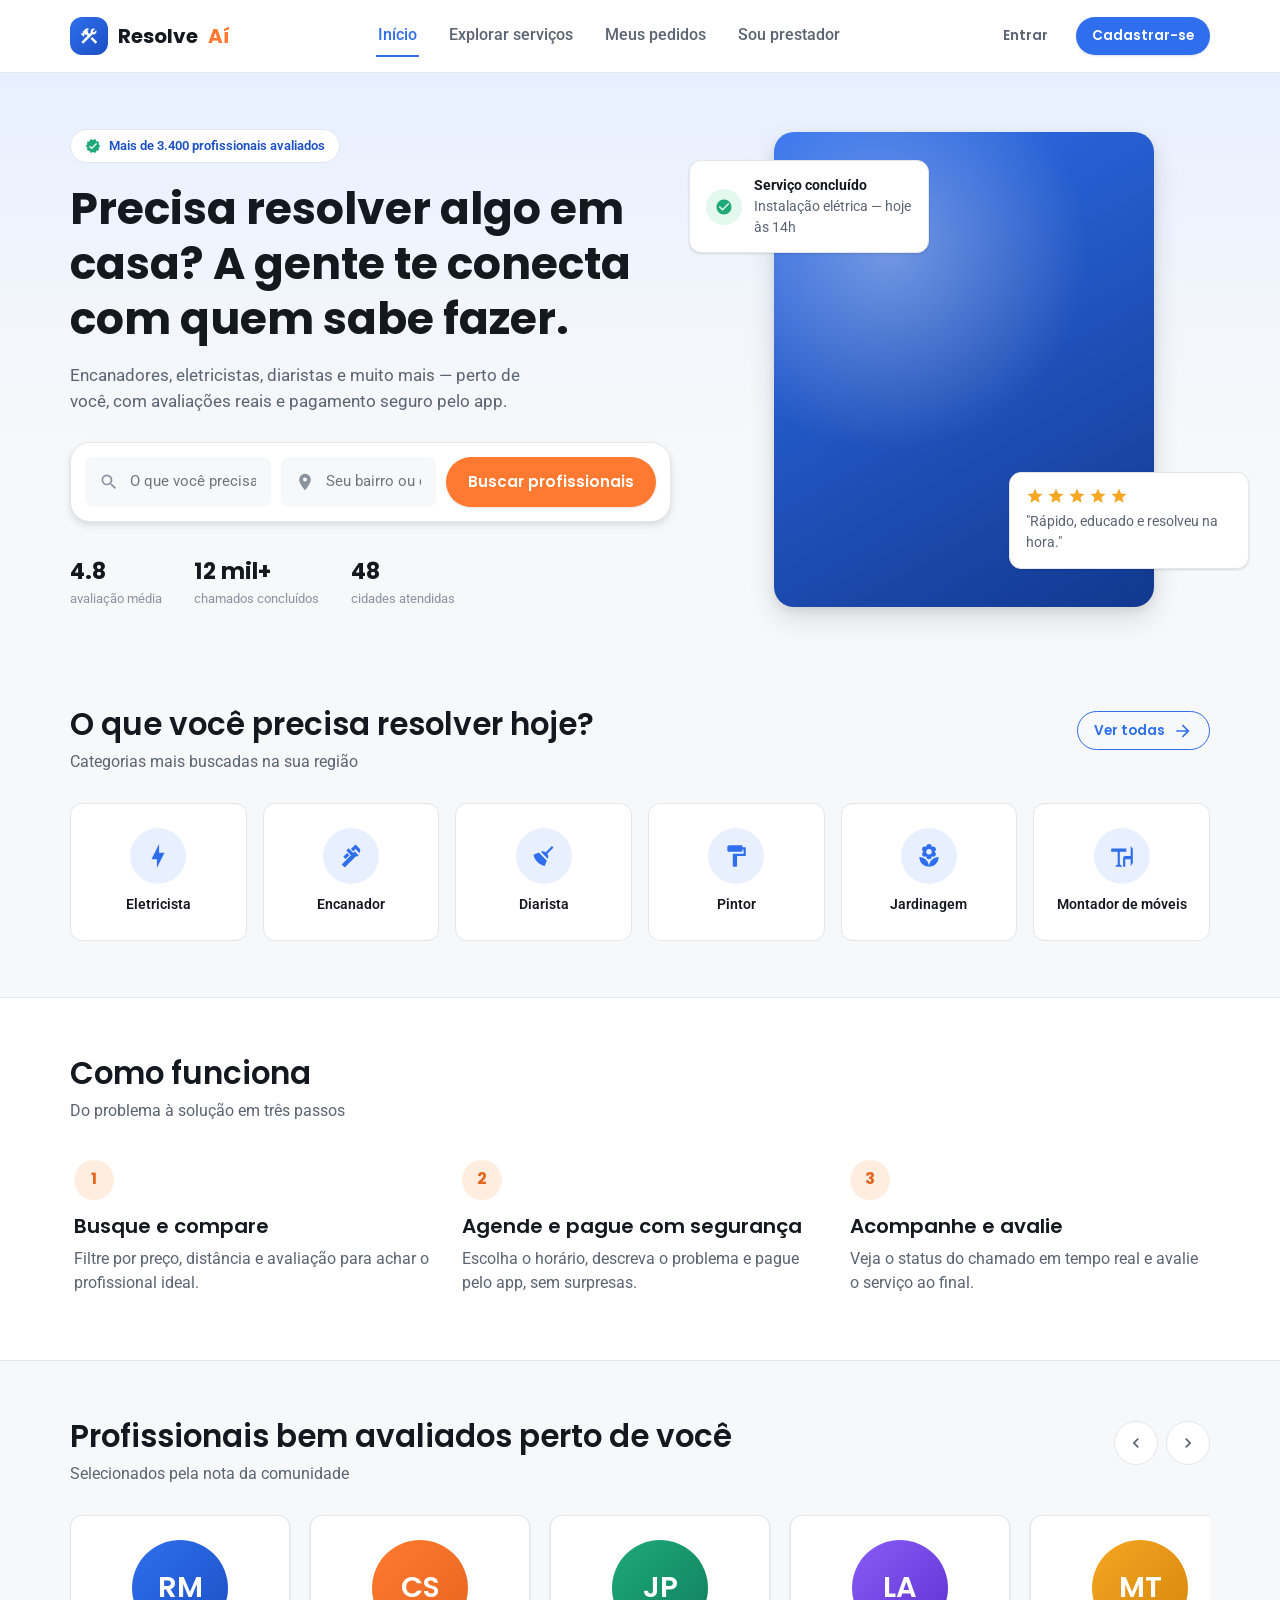
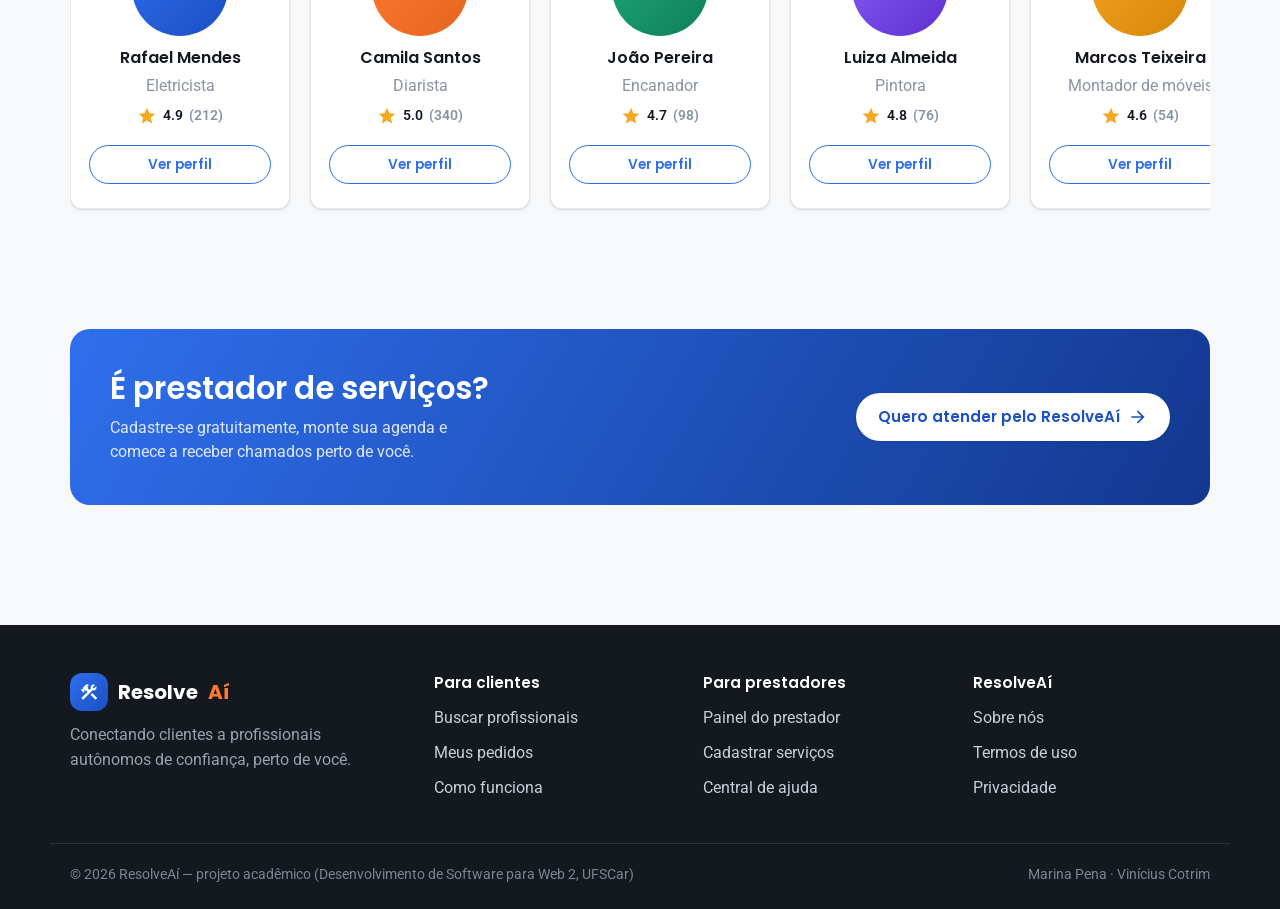
<file: index.html>
<!doctype html>
<html lang="pt-BR">
  <head>
    <meta charset="UTF-8" />
    <meta name="viewport" content="width=device-width, initial-scale=1.0" />
    <title>ResolveAí — Encontre profissionais de confiança perto de você</title>
    <meta
      name="description"
      content="ResolveAí conecta você a encanadores, eletricistas, diaristas e outros profissionais autônomos avaliados pela comunidade."
    />
    <link
      rel="icon"
      href="data:image/svg+xml,<svg xmlns=%22http://www.w3.org/2000/svg%22 viewBox=%220 0 100 100%22><rect width=%22100%22 height=%22100%22 rx=%2222%22 fill=%22%232F6FED%22/><text x=%2250%22 y=%2266%22 font-size=%2258%22 text-anchor=%22middle%22 fill=%22white%22 font-family=%22Arial%22>R</text></svg>"
    />
    <link rel="preconnect" href="https://fonts.googleapis.com" />
    <link rel="preconnect" href="https://fonts.gstatic.com" crossorigin />
    <link
      href="https://fonts.googleapis.com/css2?family=Poppins:wght@600;700&family=Roboto:wght@400;500;700&display=swap"
      rel="stylesheet"
    />
    <link rel="stylesheet" href="css/base.css" />
    <link rel="stylesheet" href="css/home.css" />
  </head>

  <body>
    <svg
      style="position: absolute; width: 0; height: 0; overflow: hidden"
      aria-hidden="true"
      focusable="false"
    >
      <symbol id="icon-plus" viewBox="0 0 24 24">
        <path d="M19,13H13V19H11V13H5V11H11V5H13V11H19V13Z" />
      </symbol>
      <symbol id="icon-arrow-right" viewBox="0 0 24 24">
        <path
          d="M4,11V13H16L10.5,18.5L11.92,19.92L19.84,12L11.92,4.08L10.5,5.5L16,11H4Z"
        />
      </symbol>
      <symbol id="icon-lightning-bolt" viewBox="0 0 24 24">
        <path d="M11 15H6L13 1V9H18L11 23V15Z" />
      </symbol>
      <symbol id="icon-calendar" viewBox="0 0 24 24">
        <path
          d="M19,19H5V8H19M16,1V3H8V1H6V3H5C3.89,3 3,3.89 3,5V19A2,2 0 0,0 5,21H19A2,2 0 0,0 21,19V5C21,3.89 20.1,3 19,3H18V1M17,12H12V17H17V12Z"
        />
      </symbol>
      <symbol id="icon-table-chair" viewBox="0 0 24 24">
        <path
          d="M12 22H6A2 2 0 0 1 8 20V8H2V5H16V8H10V20A2 2 0 0 1 12 22M22 2V22H20V15H15V22H13V14A2 2 0 0 1 15 12H20V2Z"
        />
      </symbol>
      <symbol id="icon-chat-outline" viewBox="0 0 24 24">
        <path
          d="M12,3C6.5,3 2,6.58 2,11C2.05,13.15 3.06,15.17 4.75,16.5C4.75,17.1 4.33,18.67 2,21C4.37,20.89 6.64,20 8.47,18.5C9.61,18.83 10.81,19 12,19C17.5,19 22,15.42 22,11C22,6.58 17.5,3 12,3M12,17C7.58,17 4,14.31 4,11C4,7.69 7.58,5 12,5C16.42,5 20,7.69 20,11C20,14.31 16.42,17 12,17Z"
        />
      </symbol>
      <symbol id="icon-check" viewBox="0 0 24 24">
        <path d="M21,7L9,19L3.5,13.5L4.91,12.09L9,16.17L19.59,5.59L21,7Z" />
      </symbol>
      <symbol id="icon-chevron-left" viewBox="0 0 24 24">
        <path
          d="M15.41,16.58L10.83,12L15.41,7.41L14,6L8,12L14,18L15.41,16.58Z"
        />
      </symbol>
      <symbol id="icon-chevron-right" viewBox="0 0 24 24">
        <path d="M8.59,16.58L13.17,12L8.59,7.41L10,6L16,12L10,18L8.59,16.58Z" />
      </symbol>
      <symbol id="icon-broom" viewBox="0 0 24 24">
        <path
          d="M19.36,2.72L20.78,4.14L15.06,9.85C16.13,11.39 16.28,13.24 15.38,14.44L9.06,8.12C10.26,7.22 12.11,7.37 13.65,8.44L19.36,2.72M5.93,17.57C3.92,15.56 2.69,13.16 2.35,10.92L7.23,8.83L14.67,16.27L12.58,21.15C10.34,20.81 7.94,19.58 5.93,17.57Z"
        />
      </symbol>
      <symbol id="icon-close" viewBox="0 0 24 24">
        <path
          d="M19,6.41L17.59,5L12,10.59L6.41,5L5,6.41L10.59,12L5,17.59L6.41,19L12,13.41L17.59,19L19,17.59L13.41,12L19,6.41Z"
        />
      </symbol>
      <symbol id="icon-credit-card-outline" viewBox="0 0 24 24">
        <path
          d="M20,8H4V6H20M20,18H4V12H20M20,4H4C2.89,4 2,4.89 2,6V18A2,2 0 0,0 4,20H20A2,2 0 0,0 22,18V6C22,4.89 21.1,4 20,4Z"
        />
      </symbol>
      <symbol id="icon-file-document-outline" viewBox="0 0 24 24">
        <path
          d="M6,2A2,2 0 0,0 4,4V20A2,2 0 0,0 6,22H18A2,2 0 0,0 20,20V8L14,2H6M6,4H13V9H18V20H6V4M8,12V14H16V12H8M8,16V18H13V16H8Z"
        />
      </symbol>
      <symbol id="icon-format-paint" viewBox="0 0 24 24">
        <path
          d="M18,4V3A1,1 0 0,0 17,2H5A1,1 0 0,0 4,3V7A1,1 0 0,0 5,8H17A1,1 0 0,0 18,7V6H19V10H9V21A1,1 0 0,0 10,22H12A1,1 0 0,0 13,21V12H21V4H18Z"
        />
      </symbol>
      <symbol id="icon-hammer-wrench" viewBox="0 0 24 24">
        <path
          d="M13.78 15.3L19.78 21.3L21.89 19.14L15.89 13.14L13.78 15.3M17.5 10.1C17.11 10.1 16.69 10.05 16.36 9.91L4.97 21.25L2.86 19.14L10.27 11.74L8.5 9.96L7.78 10.66L6.33 9.25V12.11L5.63 12.81L2.11 9.25L2.81 8.55H5.62L4.22 7.14L7.78 3.58C8.95 2.41 10.83 2.41 12 3.58L9.89 5.74L11.3 7.14L10.59 7.85L12.38 9.63L14.2 7.75C14.06 7.42 14 7 14 6.63C14 4.66 15.56 3.11 17.5 3.11C18.09 3.11 18.61 3.25 19.08 3.53L16.41 6.2L17.91 7.7L20.58 5.03C20.86 5.5 21 6 21 6.63C21 8.55 19.45 10.1 17.5 10.1Z"
        />
      </symbol>
      <symbol id="icon-map-marker" viewBox="0 0 24 24">
        <path
          d="M12,11.5A2.5,2.5 0 0,1 9.5,9A2.5,2.5 0 0,1 12,6.5A2.5,2.5 0 0,1 14.5,9A2.5,2.5 0 0,1 12,11.5M12,2A7,7 0 0,0 5,9C5,14.25 12,22 12,22C12,22 19,14.25 19,9A7,7 0 0,0 12,2Z"
        />
      </symbol>
      <symbol id="icon-lock-outline" viewBox="0 0 24 24">
        <path
          d="M12,17C10.89,17 10,16.1 10,15C10,13.89 10.89,13 12,13A2,2 0 0,1 14,15A2,2 0 0,1 12,17M18,20V10H6V20H18M18,8A2,2 0 0,1 20,10V20A2,2 0 0,1 18,22H6C4.89,22 4,21.1 4,20V10C4,8.89 4.89,8 6,8H7V6A5,5 0 0,1 12,1A5,5 0 0,1 17,6V8H18M12,3A3,3 0 0,0 9,6V8H15V6A3,3 0 0,0 12,3Z"
        />
      </symbol>
      <symbol id="icon-map-outline" viewBox="0 0 24 24">
        <path
          d="M20.5,3L20.34,3.03L15,5.1L9,3L3.36,4.9C3.15,4.97 3,5.15 3,5.38V20.5A0.5,0.5 0 0,0 3.5,21L3.66,20.97L9,18.9L15,21L20.64,19.1C20.85,19.03 21,18.85 21,18.62V3.5A0.5,0.5 0 0,0 20.5,3M10,5.47L14,6.87V18.53L10,17.13V5.47M5,6.46L8,5.45V17.15L5,18.31V6.46M19,17.54L16,18.55V6.86L19,5.7V17.54Z"
        />
      </symbol>
      <symbol id="icon-menu" viewBox="0 0 24 24">
        <path d="M3,6H21V8H3V6M3,11H21V13H3V11M3,16H21V18H3V16Z" />
      </symbol>
      <symbol id="icon-cash-multiple" viewBox="0 0 24 24">
        <path
          d="M5,6H23V18H5V6M14,9A3,3 0 0,1 17,12A3,3 0 0,1 14,15A3,3 0 0,1 11,12A3,3 0 0,1 14,9M9,8A2,2 0 0,1 7,10V14A2,2 0 0,1 9,16H19A2,2 0 0,1 21,14V10A2,2 0 0,1 19,8H9M1,10H3V20H19V22H1V10Z"
        />
      </symbol>
      <symbol id="icon-clipboard-clock-outline" viewBox="0 0 24 24">
        <path
          d="M21 11.11V5C21 3.9 20.11 3 19 3H14.82C14.4 1.84 13.3 1 12 1S9.6 1.84 9.18 3H5C3.9 3 3 3.9 3 5V19C3 20.11 3.9 21 5 21H11.11C12.37 22.24 14.09 23 16 23C19.87 23 23 19.87 23 16C23 14.09 22.24 12.37 21 11.11M12 3C12.55 3 13 3.45 13 4S12.55 5 12 5 11 4.55 11 4 11.45 3 12 3M5 19V5H7V7H17V5H19V9.68C18.09 9.25 17.08 9 16 9C12.13 9 9 12.13 9 16C9 17.08 9.25 18.09 9.68 19H5M16 21C13.24 21 11 18.76 11 16S13.24 11 16 11 21 13.24 21 16 18.76 21 16 21M16.5 16.25L19.36 17.94L18.61 19.16L15 17V12H16.5V16.25Z"
        />
      </symbol>
      <symbol id="icon-pipe-wrench" viewBox="0 0 24 24">
        <path
          d="M16.17 5.63L14.06 7.78L11.91 5.63L16.17 1.41L19.69 4.92C20.86 6.09 20.86 8 19.69 9.19L16.17 5.63M4.83 12.7L7 14.81L10.5 11.3L8.39 9.19L4.83 12.7M15.47 7.78L19 11.3L17.58 12.7L16.88 12L6.23 22.59L3.42 19.78L11.91 11.3L7.69 7.03L9.8 4.92L14.06 9.19L15.47 7.78Z"
        />
      </symbol>
      <symbol id="icon-qrcode" viewBox="0 0 24 24">
        <path
          d="M3,11H5V13H3V11M11,5H13V9H11V5M9,11H13V15H11V13H9V11M15,11H17V13H19V11H21V13H19V15H21V19H19V21H17V19H13V21H11V17H15V15H17V13H15V11M19,19V15H17V19H19M15,3H21V9H15V3M17,5V7H19V5H17M3,3H9V9H3V3M5,5V7H7V5H5M3,15H9V21H3V15M5,17V19H7V17H5Z"
        />
      </symbol>
      <symbol id="icon-clock-outline" viewBox="0 0 24 24">
        <path
          d="M12,20A8,8 0 0,0 20,12A8,8 0 0,0 12,4A8,8 0 0,0 4,12A8,8 0 0,0 12,20M12,2A10,10 0 0,1 22,12A10,10 0 0,1 12,22C6.47,22 2,17.5 2,12A10,10 0 0,1 12,2M12.5,7V12.25L17,14.92L16.25,16.15L11,13V7H12.5Z"
        />
      </symbol>
      <symbol id="icon-magnify" viewBox="0 0 24 24">
        <path
          d="M9.5,3A6.5,6.5 0 0,1 16,9.5C16,11.11 15.41,12.59 14.44,13.73L14.71,14H15.5L20.5,19L19,20.5L14,15.5V14.71L13.73,14.44C12.59,15.41 11.11,16 9.5,16A6.5,6.5 0 0,1 3,9.5A6.5,6.5 0 0,1 9.5,3M9.5,5C7,5 5,7 5,9.5C5,12 7,14 9.5,14C12,14 14,12 14,9.5C14,7 12,5 9.5,5Z"
        />
      </symbol>
      <symbol id="icon-star" viewBox="0 0 24 24">
        <path
          d="M12,17.27L18.18,21L16.54,13.97L22,9.24L14.81,8.62L12,2L9.19,8.62L2,9.24L7.45,13.97L5.82,21L12,17.27Z"
        />
      </symbol>
      <symbol id="icon-checkbox-marked-circle-outline" viewBox="0 0 24 24">
        <path
          d="M20,12A8,8 0 0,1 12,20A8,8 0 0,1 4,12A8,8 0 0,1 12,4C12.76,4 13.5,4.11 14.2,4.31L15.77,2.74C14.61,2.26 13.34,2 12,2A10,10 0 0,0 2,12A10,10 0 0,0 12,22A10,10 0 0,0 22,12M7.91,10.08L6.5,11.5L11,16L21,6L19.59,4.58L11,13.17L7.91,10.08Z"
        />
      </symbol>
      <symbol id="icon-tune" viewBox="0 0 24 24">
        <path
          d="M3,17V19H9V17H3M3,5V7H13V5H3M13,21V19H21V17H13V15H11V21H13M7,9V11H3V13H7V15H9V9H7M21,13V11H11V13H21M15,9H17V7H21V5H17V3H15V9Z"
        />
      </symbol>
      <symbol id="icon-check-decagram" viewBox="0 0 24 24">
        <path
          d="M23,12L20.56,9.22L20.9,5.54L17.29,4.72L15.4,1.54L12,3L8.6,1.54L6.71,4.72L3.1,5.53L3.44,9.21L1,12L3.44,14.78L3.1,18.47L6.71,19.29L8.6,22.47L12,21L15.4,22.46L17.29,19.28L20.9,18.46L20.56,14.78L23,12M10,17L6,13L7.41,11.59L10,14.17L16.59,7.58L18,9L10,17Z"
        />
      </symbol>
      <symbol id="icon-briefcase-outline" viewBox="0 0 24 24">
        <path
          d="M20,6C20.58,6 21.05,6.2 21.42,6.59C21.8,7 22,7.45 22,8V19C22,19.55 21.8,20 21.42,20.41C21.05,20.8 20.58,21 20,21H4C3.42,21 2.95,20.8 2.58,20.41C2.2,20 2,19.55 2,19V8C2,7.45 2.2,7 2.58,6.59C2.95,6.2 3.42,6 4,6H8V4C8,3.42 8.2,2.95 8.58,2.58C8.95,2.2 9.42,2 10,2H14C14.58,2 15.05,2.2 15.42,2.58C15.8,2.95 16,3.42 16,4V6H20M4,8V19H20V8H4M14,6V4H10V6H14Z"
        />
      </symbol>
      <symbol id="icon-flower" viewBox="0 0 24 24">
        <path
          d="M3,13A9,9 0 0,0 12,22C12,17 7.97,13 3,13M12,5.5A2.5,2.5 0 0,1 14.5,8A2.5,2.5 0 0,1 12,10.5A2.5,2.5 0 0,1 9.5,8A2.5,2.5 0 0,1 12,5.5M5.6,10.25A2.5,2.5 0 0,0 8.1,12.75C8.63,12.75 9.12,12.58 9.5,12.31C9.5,12.37 9.5,12.43 9.5,12.5A2.5,2.5 0 0,0 12,15A2.5,2.5 0 0,0 14.5,12.5C14.5,12.43 14.5,12.37 14.5,12.31C14.88,12.58 15.37,12.75 15.9,12.75C17.28,12.75 18.4,11.63 18.4,10.25C18.4,9.25 17.81,8.4 16.97,8C17.81,7.6 18.4,6.74 18.4,5.75C18.4,4.37 17.28,3.25 15.9,3.25C15.37,3.25 14.88,3.41 14.5,3.69C14.5,3.63 14.5,3.56 14.5,3.5A2.5,2.5 0 0,0 12,1A2.5,2.5 0 0,0 9.5,3.5C9.5,3.56 9.5,3.63 9.5,3.69C9.12,3.41 8.63,3.25 8.1,3.25A2.5,2.5 0 0,0 5.6,5.75C5.6,6.74 6.19,7.6 7.03,8C6.19,8.4 5.6,9.25 5.6,10.25M12,22A9,9 0 0,0 21,13C16,13 12,17 12,22Z"
        />
      </symbol>
      <symbol id="icon-check-circle" viewBox="0 0 24 24">
        <path
          d="M12 2C6.5 2 2 6.5 2 12S6.5 22 12 22 22 17.5 22 12 17.5 2 12 2M10 17L5 12L6.41 10.59L10 14.17L17.59 6.58L19 8L10 17Z"
        />
      </symbol>
    </svg>

    <a href="#main" class="skip-link">Pular para o conteúdo</a>

    <header class="navbar">
      <div class="container">
        <a href="index.html" class="brand">
          <svg class="icon brand-mark" aria-hidden="true">
            <use href="#icon-hammer-wrench"></use>
          </svg>
          Resolve<span>Aí</span>
        </a>

        <nav class="nav-links" id="navLinks">
          <a href="index.html" class="active">Início</a>
          <a href="catalogo.html">Explorar serviços</a>
          <a href="pedidos.html">Meus pedidos</a>
          <a href="prestador-painel.html">Sou prestador</a>
          <div class="nav-links-auth">
            <a href="pedidos.html" class="btn btn-ghost btn-sm">Entrar</a>
            <a href="catalogo.html" class="btn btn-primary btn-sm"
              >Cadastrar-se</a
            >
          </div>
        </nav>

        <div class="nav-actions">
          <a href="pedidos.html" class="btn btn-ghost btn-sm">Entrar</a>
          <a href="catalogo.html" class="btn btn-primary btn-sm"
            >Cadastrar-se</a
          >
          <button
            class="nav-toggle"
            id="navToggle"
            aria-label="Abrir menu"
            aria-expanded="false"
          >
            <svg class="icon" aria-hidden="true">
              <use href="#icon-menu"></use>
            </svg>
          </button>
        </div>
      </div>
    </header>

    <main id="main">
      <!-- HERO -->
      <section class="hero">
        <div class="container hero-grid">
          <div class="hero-copy">
            <span class="eyebrow">
              <svg class="icon" aria-hidden="true">
                <use href="#icon-check-decagram"></use>
              </svg>
              Mais de 3.400 profissionais avaliados
            </span>
            <h1>
              Precisa resolver algo em casa? A gente te conecta com quem sabe
              fazer.
            </h1>
            <p class="hero-subtitle">
              Encanadores, eletricistas, diaristas e muito mais — perto de você,
              com avaliações reais e pagamento seguro pelo app.
            </p>

            <form class="search-card" action="catalogo.html" method="get">
              <div class="input-icon-group search-field">
                <svg class="icon" aria-hidden="true">
                  <use href="#icon-magnify"></use>
                </svg>
                <input
                  class="form-control"
                  type="text"
                  name="q"
                  placeholder="O que você precisa? Ex: eletricista, faxina..."
                />
              </div>
              <div class="input-icon-group search-field">
                <svg class="icon" aria-hidden="true">
                  <use href="#icon-map-marker"></use>
                </svg>
                <input
                  class="form-control"
                  type="text"
                  name="local"
                  placeholder="Seu bairro ou cidade"
                />
              </div>
              <button type="submit" class="btn btn-accent search-btn">
                Buscar profissionais
              </button>
            </form>

            <div class="hero-stats">
              <div><strong>4.8</strong><span>avaliação média</span></div>
              <div>
                <strong>12 mil+</strong><span>chamados concluídos</span>
              </div>
              <div><strong>48</strong><span>cidades atendidas</span></div>
            </div>
          </div>

          <div class="hero-art" aria-hidden="true">
            <div class="hero-art-card card float-card float-card-top">
              <svg class="icon icon-chip icon-chip-success" aria-hidden="true">
                <use href="#icon-check-circle"></use>
              </svg>
              <div>
                <strong>Serviço concluído</strong>
                <p>Instalação elétrica — hoje às 14h</p>
              </div>
            </div>
            <div class="hero-art-photo"></div>
            <div class="hero-art-card card float-card float-card-bottom">
              <div class="stars">
                <svg class="icon" aria-hidden="true">
                  <use href="#icon-star"></use>
                </svg>
                <svg class="icon" aria-hidden="true">
                  <use href="#icon-star"></use>
                </svg>
                <svg class="icon" aria-hidden="true">
                  <use href="#icon-star"></use>
                </svg>
                <svg class="icon" aria-hidden="true">
                  <use href="#icon-star"></use>
                </svg>
                <svg class="icon" aria-hidden="true">
                  <use href="#icon-star"></use>
                </svg>
              </div>
              <p>"Rápido, educado e resolveu na hora."</p>
            </div>
          </div>
        </div>
      </section>

      <!-- CATEGORIAS -->
      <section class="section">
        <div class="container">
          <div class="section-heading">
            <div>
              <h2>O que você precisa resolver hoje?</h2>
              <p>Categorias mais buscadas na sua região</p>
            </div>
            <a href="catalogo.html" class="btn btn-outline btn-sm"
              >Ver todas
              <svg class="icon" aria-hidden="true">
                <use href="#icon-arrow-right"></use>
              </svg>
            </a>
          </div>

          <div class="category-grid">
            <a class="category-card" href="catalogo.html?categoria=eletricista">
              <svg class="icon" aria-hidden="true">
                <use href="#icon-lightning-bolt"></use>
              </svg>
              <span>Eletricista</span>
            </a>
            <a class="category-card" href="catalogo.html?categoria=encanador">
              <svg class="icon" aria-hidden="true">
                <use href="#icon-pipe-wrench"></use>
              </svg>
              <span>Encanador</span>
            </a>
            <a class="category-card" href="catalogo.html?categoria=diarista">
              <svg class="icon" aria-hidden="true">
                <use href="#icon-broom"></use>
              </svg>
              <span>Diarista</span>
            </a>
            <a class="category-card" href="catalogo.html?categoria=pintor">
              <svg class="icon" aria-hidden="true">
                <use href="#icon-format-paint"></use>
              </svg>
              <span>Pintor</span>
            </a>
            <a class="category-card" href="catalogo.html?categoria=jardinagem">
              <svg class="icon" aria-hidden="true">
                <use href="#icon-flower"></use>
              </svg>
              <span>Jardinagem</span>
            </a>
            <a class="category-card" href="catalogo.html?categoria=montador">
              <svg class="icon" aria-hidden="true">
                <use href="#icon-table-chair"></use>
              </svg>
              <span>Montador de móveis</span>
            </a>
          </div>
        </div>
      </section>

      <!-- COMO FUNCIONA -->
      <section class="section how-it-works">
        <div class="container">
          <div class="section-heading">
            <div>
              <h2>Como funciona</h2>
              <p>Do problema à solução em três passos</p>
            </div>
          </div>

          <div class="steps-grid">
            <div class="step-card">
              <span class="step-number">1</span>
              <h3>Busque e compare</h3>
              <p>
                Filtre por preço, distância e avaliação para achar o
                profissional ideal.
              </p>
            </div>
            <div class="step-card">
              <span class="step-number">2</span>
              <h3>Agende e pague com segurança</h3>
              <p>
                Escolha o horário, descreva o problema e pague pelo app, sem
                surpresas.
              </p>
            </div>
            <div class="step-card">
              <span class="step-number">3</span>
              <h3>Acompanhe e avalie</h3>
              <p>
                Veja o status do chamado em tempo real e avalie o serviço ao
                final.
              </p>
            </div>
          </div>
        </div>
      </section>

      <!-- PROFISSIONAIS EM DESTAQUE -->
      <section class="section">
        <div class="container">
          <div class="section-heading">
            <div>
              <h2>Profissionais bem avaliados perto de você</h2>
              <p>Selecionados pela nota da comunidade</p>
            </div>
            <div class="carousel-controls" aria-hidden="true">
              <button class="btn-icon" id="carouselPrev">
                <svg class="icon" aria-hidden="true">
                  <use href="#icon-chevron-left"></use>
                </svg>
              </button>
              <button class="btn-icon" id="carouselNext">
                <svg class="icon" aria-hidden="true">
                  <use href="#icon-chevron-right"></use>
                </svg>
              </button>
            </div>
          </div>

          <div class="carousel" id="carousel">
            <article class="pro-card">
              <div class="avatar avatar-lg avatar-c1">RM</div>
              <h3>Rafael Mendes</h3>
              <p class="text-muted">Eletricista</p>
              <div class="rating-inline">
                <svg
                  class="icon"
                  aria-hidden="true"
                  style="color: var(--color-warning)"
                >
                  <use href="#icon-star"></use>
                </svg>
                4.9 <span class="text-muted">(212)</span>
              </div>
              <a href="perfil.html" class="btn btn-outline btn-sm btn-block"
                >Ver perfil</a
              >
            </article>
            <article class="pro-card">
              <div class="avatar avatar-lg avatar-c2">CS</div>
              <h3>Camila Santos</h3>
              <p class="text-muted">Diarista</p>
              <div class="rating-inline">
                <svg
                  class="icon"
                  aria-hidden="true"
                  style="color: var(--color-warning)"
                >
                  <use href="#icon-star"></use>
                </svg>
                5.0 <span class="text-muted">(340)</span>
              </div>
              <a href="perfil.html" class="btn btn-outline btn-sm btn-block"
                >Ver perfil</a
              >
            </article>
            <article class="pro-card">
              <div class="avatar avatar-lg avatar-c3">JP</div>
              <h3>João Pereira</h3>
              <p class="text-muted">Encanador</p>
              <div class="rating-inline">
                <svg
                  class="icon"
                  aria-hidden="true"
                  style="color: var(--color-warning)"
                >
                  <use href="#icon-star"></use>
                </svg>
                4.7 <span class="text-muted">(98)</span>
              </div>
              <a href="perfil.html" class="btn btn-outline btn-sm btn-block"
                >Ver perfil</a
              >
            </article>
            <article class="pro-card">
              <div class="avatar avatar-lg avatar-c4">LA</div>
              <h3>Luiza Almeida</h3>
              <p class="text-muted">Pintora</p>
              <div class="rating-inline">
                <svg
                  class="icon"
                  aria-hidden="true"
                  style="color: var(--color-warning)"
                >
                  <use href="#icon-star"></use>
                </svg>
                4.8 <span class="text-muted">(76)</span>
              </div>
              <a href="perfil.html" class="btn btn-outline btn-sm btn-block"
                >Ver perfil</a
              >
            </article>
            <article class="pro-card">
              <div class="avatar avatar-lg avatar-c5">MT</div>
              <h3>Marcos Teixeira</h3>
              <p class="text-muted">Montador de móveis</p>
              <div class="rating-inline">
                <svg
                  class="icon"
                  aria-hidden="true"
                  style="color: var(--color-warning)"
                >
                  <use href="#icon-star"></use>
                </svg>
                4.6 <span class="text-muted">(54)</span>
              </div>
              <a href="perfil.html" class="btn btn-outline btn-sm btn-block"
                >Ver perfil</a
              >
            </article>
          </div>
        </div>
      </section>

      <!-- CTA PRESTADOR -->
      <section class="section">
        <div class="container">
          <div class="cta-banner">
            <div>
              <h2>É prestador de serviços?</h2>
              <p>
                Cadastre-se gratuitamente, monte sua agenda e comece a receber
                chamados perto de você.
              </p>
            </div>
            <a href="prestador-painel.html" class="btn btn-primary">
              Quero atender pelo ResolveAí
              <svg class="icon" aria-hidden="true">
                <use href="#icon-arrow-right"></use>
              </svg>
            </a>
          </div>
        </div>
      </section>
    </main>

    <footer class="footer">
      <div class="container">
        <div>
          <a
            href="index.html"
            class="brand"
            style="color: #fff; margin-bottom: 12px"
          >
            <svg class="icon brand-mark" aria-hidden="true">
              <use href="#icon-hammer-wrench"></use>
            </svg>
            Resolve<span>Aí</span>
          </a>
          <p>
            Conectando clientes a profissionais autônomos de confiança, perto de
            você.
          </p>
        </div>
        <div>
          <h4>Para clientes</h4>
          <ul>
            <li><a href="catalogo.html">Buscar profissionais</a></li>
            <li><a href="pedidos.html">Meus pedidos</a></li>
            <li><a href="#">Como funciona</a></li>
          </ul>
        </div>
        <div>
          <h4>Para prestadores</h4>
          <ul>
            <li><a href="prestador-painel.html">Painel do prestador</a></li>
            <li><a href="#">Cadastrar serviços</a></li>
            <li><a href="#">Central de ajuda</a></li>
          </ul>
        </div>
        <div>
          <h4>ResolveAí</h4>
          <ul>
            <li><a href="#">Sobre nós</a></li>
            <li><a href="#">Termos de uso</a></li>
            <li><a href="#">Privacidade</a></li>
          </ul>
        </div>
      </div>
      <div class="footer-bottom">
        <span
          >© 2026 ResolveAí — projeto acadêmico (Desenvolvimento de Software
          para Web 2, UFSCar)</span
        >
        <span>Marina Pena · Vinícius Cotrim</span>
      </div>
    </footer>

    <script src="js/main.js"></script>
  </body>
</html>
</file>
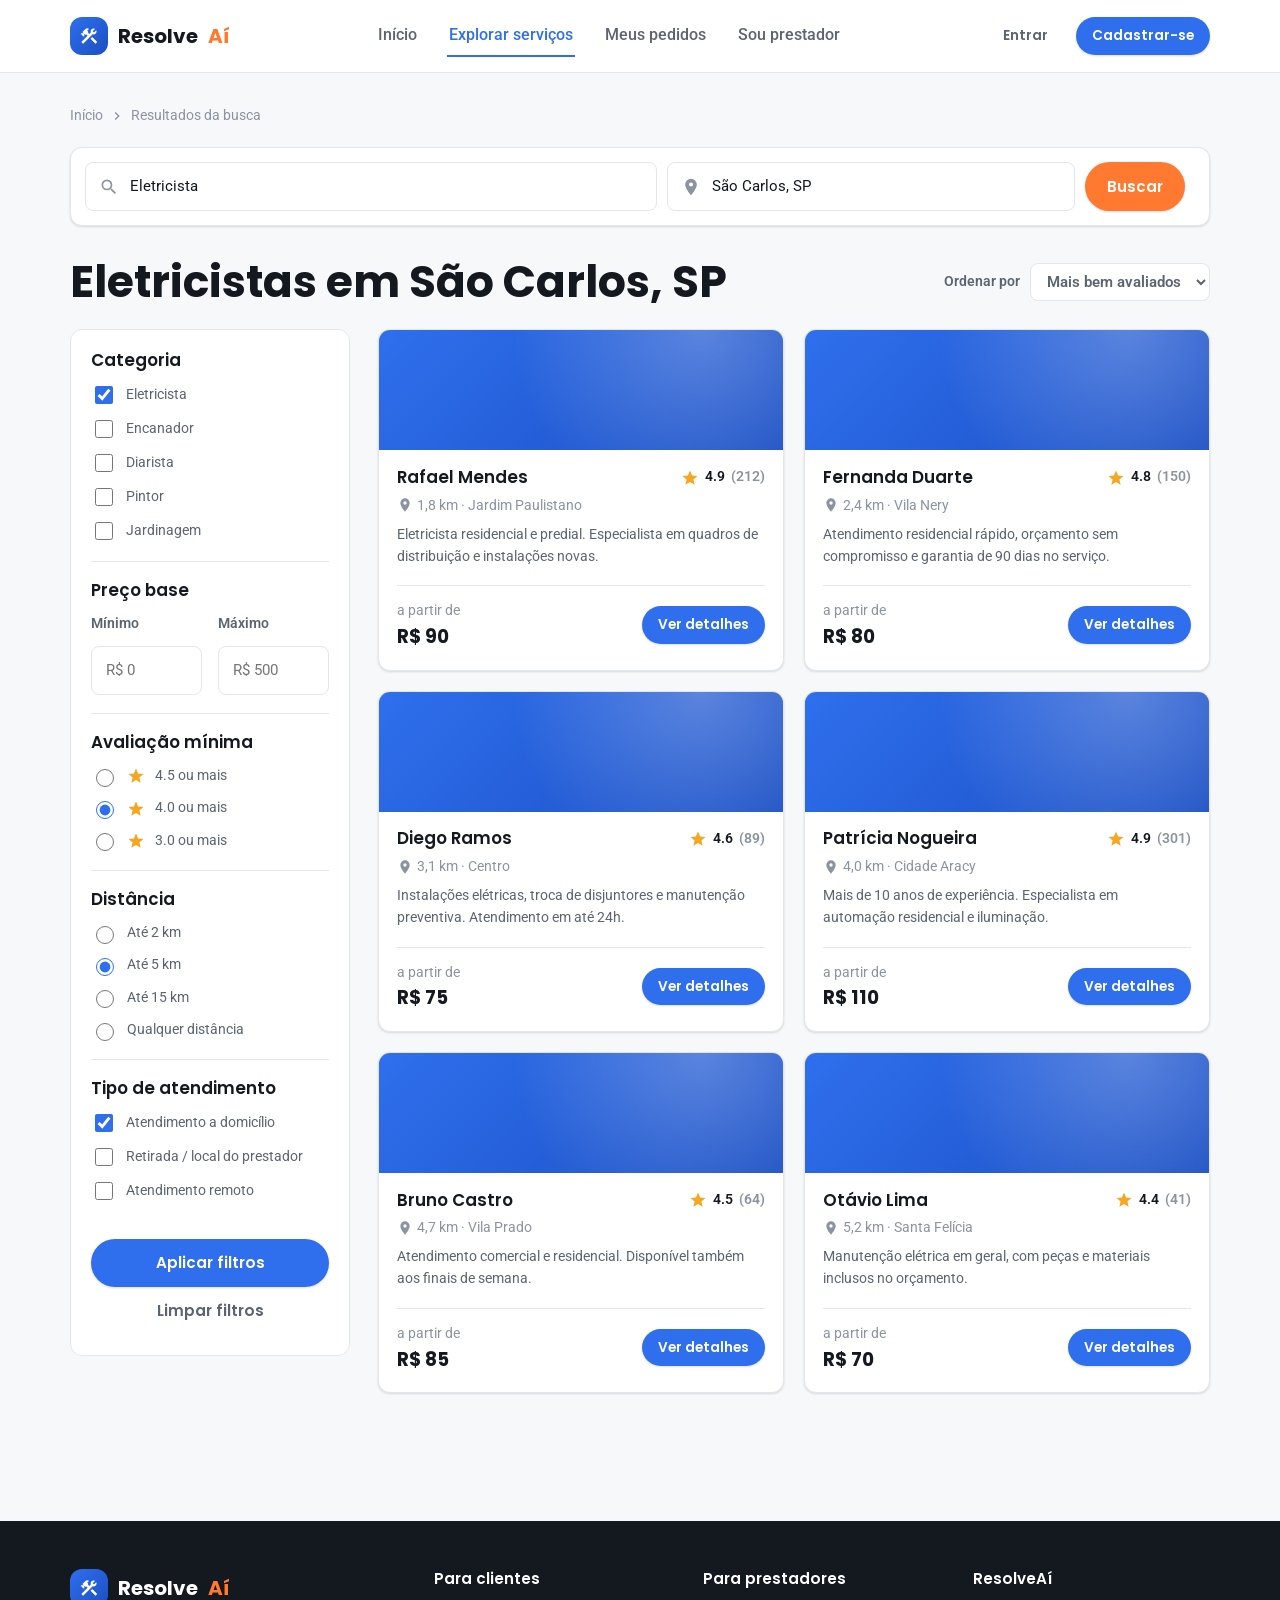
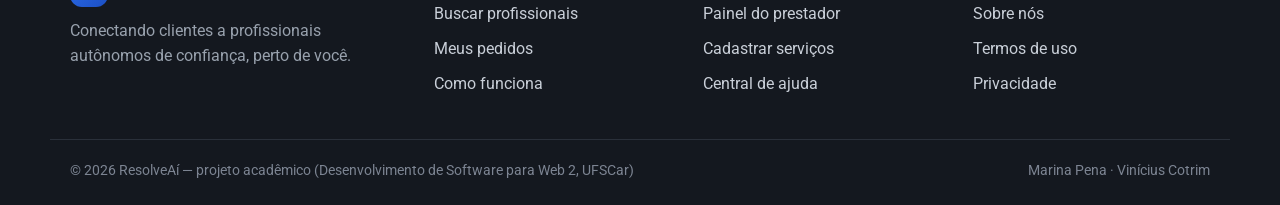
<file: catalogo.html>
<!doctype html>
<html lang="pt-BR">
  <head>
    <meta charset="UTF-8" />
    <meta name="viewport" content="width=device-width, initial-scale=1.0" />
    <title>Buscar profissionais — ResolveAí</title>
    <meta
      name="description"
      content="Encontre e compare profissionais autônomos avaliados por outros clientes."
    />
    <link
      rel="icon"
      href="data:image/svg+xml,<svg xmlns=%22http://www.w3.org/2000/svg%22 viewBox=%220 0 100 100%22><rect width=%22100%22 height=%22100%22 rx=%2222%22 fill=%22%232F6FED%22/><text x=%2250%22 y=%2266%22 font-size=%2258%22 text-anchor=%22middle%22 fill=%22white%22 font-family=%22Arial%22>R</text></svg>"
    />
    <link rel="preconnect" href="https://fonts.googleapis.com" />
    <link rel="preconnect" href="https://fonts.gstatic.com" crossorigin />
    <link
      href="https://fonts.googleapis.com/css2?family=Poppins:wght@600;700&family=Roboto:wght@400;500;700&display=swap"
      rel="stylesheet"
    />
    <link rel="stylesheet" href="css/base.css" />
    <link rel="stylesheet" href="css/catalogo.css" />
  </head>
  <body>
    <svg
      style="position: absolute; width: 0; height: 0; overflow: hidden"
      aria-hidden="true"
      focusable="false"
    >
      <symbol id="icon-plus" viewBox="0 0 24 24">
        <path d="M19,13H13V19H11V13H5V11H11V5H13V11H19V13Z" />
      </symbol>
      <symbol id="icon-arrow-right" viewBox="0 0 24 24">
        <path
          d="M4,11V13H16L10.5,18.5L11.92,19.92L19.84,12L11.92,4.08L10.5,5.5L16,11H4Z"
        />
      </symbol>
      <symbol id="icon-lightning-bolt" viewBox="0 0 24 24">
        <path d="M11 15H6L13 1V9H18L11 23V15Z" />
      </symbol>
      <symbol id="icon-calendar" viewBox="0 0 24 24">
        <path
          d="M19,19H5V8H19M16,1V3H8V1H6V3H5C3.89,3 3,3.89 3,5V19A2,2 0 0,0 5,21H19A2,2 0 0,0 21,19V5C21,3.89 20.1,3 19,3H18V1M17,12H12V17H17V12Z"
        />
      </symbol>
      <symbol id="icon-table-chair" viewBox="0 0 24 24">
        <path
          d="M12 22H6A2 2 0 0 1 8 20V8H2V5H16V8H10V20A2 2 0 0 1 12 22M22 2V22H20V15H15V22H13V14A2 2 0 0 1 15 12H20V2Z"
        />
      </symbol>
      <symbol id="icon-chat-outline" viewBox="0 0 24 24">
        <path
          d="M12,3C6.5,3 2,6.58 2,11C2.05,13.15 3.06,15.17 4.75,16.5C4.75,17.1 4.33,18.67 2,21C4.37,20.89 6.64,20 8.47,18.5C9.61,18.83 10.81,19 12,19C17.5,19 22,15.42 22,11C22,6.58 17.5,3 12,3M12,17C7.58,17 4,14.31 4,11C4,7.69 7.58,5 12,5C16.42,5 20,7.69 20,11C20,14.31 16.42,17 12,17Z"
        />
      </symbol>
      <symbol id="icon-check" viewBox="0 0 24 24">
        <path d="M21,7L9,19L3.5,13.5L4.91,12.09L9,16.17L19.59,5.59L21,7Z" />
      </symbol>
      <symbol id="icon-chevron-left" viewBox="0 0 24 24">
        <path
          d="M15.41,16.58L10.83,12L15.41,7.41L14,6L8,12L14,18L15.41,16.58Z"
        />
      </symbol>
      <symbol id="icon-chevron-right" viewBox="0 0 24 24">
        <path d="M8.59,16.58L13.17,12L8.59,7.41L10,6L16,12L10,18L8.59,16.58Z" />
      </symbol>
      <symbol id="icon-broom" viewBox="0 0 24 24">
        <path
          d="M19.36,2.72L20.78,4.14L15.06,9.85C16.13,11.39 16.28,13.24 15.38,14.44L9.06,8.12C10.26,7.22 12.11,7.37 13.65,8.44L19.36,2.72M5.93,17.57C3.92,15.56 2.69,13.16 2.35,10.92L7.23,8.83L14.67,16.27L12.58,21.15C10.34,20.81 7.94,19.58 5.93,17.57Z"
        />
      </symbol>
      <symbol id="icon-close" viewBox="0 0 24 24">
        <path
          d="M19,6.41L17.59,5L12,10.59L6.41,5L5,6.41L10.59,12L5,17.59L6.41,19L12,13.41L17.59,19L19,17.59L13.41,12L19,6.41Z"
        />
      </symbol>
      <symbol id="icon-credit-card-outline" viewBox="0 0 24 24">
        <path
          d="M20,8H4V6H20M20,18H4V12H20M20,4H4C2.89,4 2,4.89 2,6V18A2,2 0 0,0 4,20H20A2,2 0 0,0 22,18V6C22,4.89 21.1,4 20,4Z"
        />
      </symbol>
      <symbol id="icon-file-document-outline" viewBox="0 0 24 24">
        <path
          d="M6,2A2,2 0 0,0 4,4V20A2,2 0 0,0 6,22H18A2,2 0 0,0 20,20V8L14,2H6M6,4H13V9H18V20H6V4M8,12V14H16V12H8M8,16V18H13V16H8Z"
        />
      </symbol>
      <symbol id="icon-format-paint" viewBox="0 0 24 24">
        <path
          d="M18,4V3A1,1 0 0,0 17,2H5A1,1 0 0,0 4,3V7A1,1 0 0,0 5,8H17A1,1 0 0,0 18,7V6H19V10H9V21A1,1 0 0,0 10,22H12A1,1 0 0,0 13,21V12H21V4H18Z"
        />
      </symbol>
      <symbol id="icon-hammer-wrench" viewBox="0 0 24 24">
        <path
          d="M13.78 15.3L19.78 21.3L21.89 19.14L15.89 13.14L13.78 15.3M17.5 10.1C17.11 10.1 16.69 10.05 16.36 9.91L4.97 21.25L2.86 19.14L10.27 11.74L8.5 9.96L7.78 10.66L6.33 9.25V12.11L5.63 12.81L2.11 9.25L2.81 8.55H5.62L4.22 7.14L7.78 3.58C8.95 2.41 10.83 2.41 12 3.58L9.89 5.74L11.3 7.14L10.59 7.85L12.38 9.63L14.2 7.75C14.06 7.42 14 7 14 6.63C14 4.66 15.56 3.11 17.5 3.11C18.09 3.11 18.61 3.25 19.08 3.53L16.41 6.2L17.91 7.7L20.58 5.03C20.86 5.5 21 6 21 6.63C21 8.55 19.45 10.1 17.5 10.1Z"
        />
      </symbol>
      <symbol id="icon-map-marker" viewBox="0 0 24 24">
        <path
          d="M12,11.5A2.5,2.5 0 0,1 9.5,9A2.5,2.5 0 0,1 12,6.5A2.5,2.5 0 0,1 14.5,9A2.5,2.5 0 0,1 12,11.5M12,2A7,7 0 0,0 5,9C5,14.25 12,22 12,22C12,22 19,14.25 19,9A7,7 0 0,0 12,2Z"
        />
      </symbol>
      <symbol id="icon-lock-outline" viewBox="0 0 24 24">
        <path
          d="M12,17C10.89,17 10,16.1 10,15C10,13.89 10.89,13 12,13A2,2 0 0,1 14,15A2,2 0 0,1 12,17M18,20V10H6V20H18M18,8A2,2 0 0,1 20,10V20A2,2 0 0,1 18,22H6C4.89,22 4,21.1 4,20V10C4,8.89 4.89,8 6,8H7V6A5,5 0 0,1 12,1A5,5 0 0,1 17,6V8H18M12,3A3,3 0 0,0 9,6V8H15V6A3,3 0 0,0 12,3Z"
        />
      </symbol>
      <symbol id="icon-map-outline" viewBox="0 0 24 24">
        <path
          d="M20.5,3L20.34,3.03L15,5.1L9,3L3.36,4.9C3.15,4.97 3,5.15 3,5.38V20.5A0.5,0.5 0 0,0 3.5,21L3.66,20.97L9,18.9L15,21L20.64,19.1C20.85,19.03 21,18.85 21,18.62V3.5A0.5,0.5 0 0,0 20.5,3M10,5.47L14,6.87V18.53L10,17.13V5.47M5,6.46L8,5.45V17.15L5,18.31V6.46M19,17.54L16,18.55V6.86L19,5.7V17.54Z"
        />
      </symbol>
      <symbol id="icon-menu" viewBox="0 0 24 24">
        <path d="M3,6H21V8H3V6M3,11H21V13H3V11M3,16H21V18H3V16Z" />
      </symbol>
      <symbol id="icon-cash-multiple" viewBox="0 0 24 24">
        <path
          d="M5,6H23V18H5V6M14,9A3,3 0 0,1 17,12A3,3 0 0,1 14,15A3,3 0 0,1 11,12A3,3 0 0,1 14,9M9,8A2,2 0 0,1 7,10V14A2,2 0 0,1 9,16H19A2,2 0 0,1 21,14V10A2,2 0 0,1 19,8H9M1,10H3V20H19V22H1V10Z"
        />
      </symbol>
      <symbol id="icon-clipboard-clock-outline" viewBox="0 0 24 24">
        <path
          d="M21 11.11V5C21 3.9 20.11 3 19 3H14.82C14.4 1.84 13.3 1 12 1S9.6 1.84 9.18 3H5C3.9 3 3 3.9 3 5V19C3 20.11 3.9 21 5 21H11.11C12.37 22.24 14.09 23 16 23C19.87 23 23 19.87 23 16C23 14.09 22.24 12.37 21 11.11M12 3C12.55 3 13 3.45 13 4S12.55 5 12 5 11 4.55 11 4 11.45 3 12 3M5 19V5H7V7H17V5H19V9.68C18.09 9.25 17.08 9 16 9C12.13 9 9 12.13 9 16C9 17.08 9.25 18.09 9.68 19H5M16 21C13.24 21 11 18.76 11 16S13.24 11 16 11 21 13.24 21 16 18.76 21 16 21M16.5 16.25L19.36 17.94L18.61 19.16L15 17V12H16.5V16.25Z"
        />
      </symbol>
      <symbol id="icon-pipe-wrench" viewBox="0 0 24 24">
        <path
          d="M16.17 5.63L14.06 7.78L11.91 5.63L16.17 1.41L19.69 4.92C20.86 6.09 20.86 8 19.69 9.19L16.17 5.63M4.83 12.7L7 14.81L10.5 11.3L8.39 9.19L4.83 12.7M15.47 7.78L19 11.3L17.58 12.7L16.88 12L6.23 22.59L3.42 19.78L11.91 11.3L7.69 7.03L9.8 4.92L14.06 9.19L15.47 7.78Z"
        />
      </symbol>
      <symbol id="icon-qrcode" viewBox="0 0 24 24">
        <path
          d="M3,11H5V13H3V11M11,5H13V9H11V5M9,11H13V15H11V13H9V11M15,11H17V13H19V11H21V13H19V15H21V19H19V21H17V19H13V21H11V17H15V15H17V13H15V11M19,19V15H17V19H19M15,3H21V9H15V3M17,5V7H19V5H17M3,3H9V9H3V3M5,5V7H7V5H5M3,15H9V21H3V15M5,17V19H7V17H5Z"
        />
      </symbol>
      <symbol id="icon-clock-outline" viewBox="0 0 24 24">
        <path
          d="M12,20A8,8 0 0,0 20,12A8,8 0 0,0 12,4A8,8 0 0,0 4,12A8,8 0 0,0 12,20M12,2A10,10 0 0,1 22,12A10,10 0 0,1 12,22C6.47,22 2,17.5 2,12A10,10 0 0,1 12,2M12.5,7V12.25L17,14.92L16.25,16.15L11,13V7H12.5Z"
        />
      </symbol>
      <symbol id="icon-magnify" viewBox="0 0 24 24">
        <path
          d="M9.5,3A6.5,6.5 0 0,1 16,9.5C16,11.11 15.41,12.59 14.44,13.73L14.71,14H15.5L20.5,19L19,20.5L14,15.5V14.71L13.73,14.44C12.59,15.41 11.11,16 9.5,16A6.5,6.5 0 0,1 3,9.5A6.5,6.5 0 0,1 9.5,3M9.5,5C7,5 5,7 5,9.5C5,12 7,14 9.5,14C12,14 14,12 14,9.5C14,7 12,5 9.5,5Z"
        />
      </symbol>
      <symbol id="icon-star" viewBox="0 0 24 24">
        <path
          d="M12,17.27L18.18,21L16.54,13.97L22,9.24L14.81,8.62L12,2L9.19,8.62L2,9.24L7.45,13.97L5.82,21L12,17.27Z"
        />
      </symbol>
      <symbol id="icon-checkbox-marked-circle-outline" viewBox="0 0 24 24">
        <path
          d="M20,12A8,8 0 0,1 12,20A8,8 0 0,1 4,12A8,8 0 0,1 12,4C12.76,4 13.5,4.11 14.2,4.31L15.77,2.74C14.61,2.26 13.34,2 12,2A10,10 0 0,0 2,12A10,10 0 0,0 12,22A10,10 0 0,0 22,12M7.91,10.08L6.5,11.5L11,16L21,6L19.59,4.58L11,13.17L7.91,10.08Z"
        />
      </symbol>
      <symbol id="icon-tune" viewBox="0 0 24 24">
        <path
          d="M3,17V19H9V17H3M3,5V7H13V5H3M13,21V19H21V17H13V15H11V21H13M7,9V11H3V13H7V15H9V9H7M21,13V11H11V13H21M15,9H17V7H21V5H17V3H15V9Z"
        />
      </symbol>
      <symbol id="icon-check-decagram" viewBox="0 0 24 24">
        <path
          d="M23,12L20.56,9.22L20.9,5.54L17.29,4.72L15.4,1.54L12,3L8.6,1.54L6.71,4.72L3.1,5.53L3.44,9.21L1,12L3.44,14.78L3.1,18.47L6.71,19.29L8.6,22.47L12,21L15.4,22.46L17.29,19.28L20.9,18.46L20.56,14.78L23,12M10,17L6,13L7.41,11.59L10,14.17L16.59,7.58L18,9L10,17Z"
        />
      </symbol>
      <symbol id="icon-briefcase-outline" viewBox="0 0 24 24">
        <path
          d="M20,6C20.58,6 21.05,6.2 21.42,6.59C21.8,7 22,7.45 22,8V19C22,19.55 21.8,20 21.42,20.41C21.05,20.8 20.58,21 20,21H4C3.42,21 2.95,20.8 2.58,20.41C2.2,20 2,19.55 2,19V8C2,7.45 2.2,7 2.58,6.59C2.95,6.2 3.42,6 4,6H8V4C8,3.42 8.2,2.95 8.58,2.58C8.95,2.2 9.42,2 10,2H14C14.58,2 15.05,2.2 15.42,2.58C15.8,2.95 16,3.42 16,4V6H20M4,8V19H20V8H4M14,6V4H10V6H14Z"
        />
      </symbol>
      <symbol id="icon-flower" viewBox="0 0 24 24">
        <path
          d="M3,13A9,9 0 0,0 12,22C12,17 7.97,13 3,13M12,5.5A2.5,2.5 0 0,1 14.5,8A2.5,2.5 0 0,1 12,10.5A2.5,2.5 0 0,1 9.5,8A2.5,2.5 0 0,1 12,5.5M5.6,10.25A2.5,2.5 0 0,0 8.1,12.75C8.63,12.75 9.12,12.58 9.5,12.31C9.5,12.37 9.5,12.43 9.5,12.5A2.5,2.5 0 0,0 12,15A2.5,2.5 0 0,0 14.5,12.5C14.5,12.43 14.5,12.37 14.5,12.31C14.88,12.58 15.37,12.75 15.9,12.75C17.28,12.75 18.4,11.63 18.4,10.25C18.4,9.25 17.81,8.4 16.97,8C17.81,7.6 18.4,6.74 18.4,5.75C18.4,4.37 17.28,3.25 15.9,3.25C15.37,3.25 14.88,3.41 14.5,3.69C14.5,3.63 14.5,3.56 14.5,3.5A2.5,2.5 0 0,0 12,1A2.5,2.5 0 0,0 9.5,3.5C9.5,3.56 9.5,3.63 9.5,3.69C9.12,3.41 8.63,3.25 8.1,3.25A2.5,2.5 0 0,0 5.6,5.75C5.6,6.74 6.19,7.6 7.03,8C6.19,8.4 5.6,9.25 5.6,10.25M12,22A9,9 0 0,0 21,13C16,13 12,17 12,22Z"
        />
      </symbol>
      <symbol id="icon-check-circle" viewBox="0 0 24 24">
        <path
          d="M12 2C6.5 2 2 6.5 2 12S6.5 22 12 22 22 17.5 22 12 17.5 2 12 2M10 17L5 12L6.41 10.59L10 14.17L17.59 6.58L19 8L10 17Z"
        />
      </symbol>
    </svg>
    <a href="#main" class="skip-link">Pular para o conteúdo</a>

    <header class="navbar">
      <div class="container">
        <a href="index.html" class="brand">
          <svg class="icon brand-mark" aria-hidden="true">
            <use href="#icon-hammer-wrench"></use>
          </svg>
          Resolve<span>Aí</span>
        </a>

        <nav class="nav-links" id="navLinks">
          <a href="index.html">Início</a>
          <a href="catalogo.html" class="active">Explorar serviços</a>
          <a href="pedidos.html">Meus pedidos</a>
          <a href="prestador-painel.html">Sou prestador</a>
          <div class="nav-links-auth">
            <a href="pedidos.html" class="btn btn-ghost btn-sm">Entrar</a>
            <a href="catalogo.html" class="btn btn-primary btn-sm"
              >Cadastrar-se</a
            >
          </div>
        </nav>

        <div class="nav-actions">
          <a href="pedidos.html" class="btn btn-ghost btn-sm">Entrar</a>
          <a href="catalogo.html" class="btn btn-primary btn-sm"
            >Cadastrar-se</a
          >
          <button
            class="nav-toggle"
            id="navToggle"
            aria-label="Abrir menu"
            aria-expanded="false"
          >
            <svg class="icon" aria-hidden="true">
              <use href="#icon-menu"></use>
            </svg>
          </button>
        </div>
      </div>
    </header>

    <main id="main">
      <div class="container page-pad">
        <nav class="breadcrumb" aria-label="breadcrumb">
          <a href="index.html">Início</a>
          <svg
            class="icon"
            aria-hidden="true"
            style="width: 16px; height: 16px"
          >
            <use href="#icon-chevron-right"></use>
          </svg>
          <span>Resultados da busca</span>
        </nav>

        <div class="search-recap">
          <div class="input-icon-group">
            <svg class="icon" aria-hidden="true">
              <use href="#icon-magnify"></use>
            </svg>
            <input class="form-control" type="text" value="Eletricista" />
          </div>
          <div class="input-icon-group">
            <svg class="icon" aria-hidden="true">
              <use href="#icon-map-marker"></use>
            </svg>
            <input class="form-control" type="text" value="São Carlos, SP" />
          </div>
          <button class="btn btn-accent">Buscar</button>
          <button class="btn btn-outline filter-toggle-btn" id="filterToggle">
            <svg class="icon" aria-hidden="true">
              <use href="#icon-tune"></use>
            </svg>
            Filtros
          </button>
        </div>

        <div class="results-header">
          <h1>Eletricistas em São Carlos, SP</h1>
          <label class="sort-label">
            Ordenar por
            <select class="form-control sort-select">
              <option>Mais bem avaliados</option>
              <option>Menor preço</option>
              <option>Mais próximos</option>
            </select>
          </label>
        </div>

        <div class="catalog-layout">
          <!-- FILTROS -->
          <aside class="filter-sidebar" id="filterSidebar">
            <div class="filter-sidebar-header">
              <h3>Filtros</h3>
              <button
                class="btn-icon"
                id="filterClose"
                aria-label="Fechar filtros"
              >
                <svg class="icon" aria-hidden="true">
                  <use href="#icon-close"></use>
                </svg>
              </button>
            </div>

            <div class="filter-group">
              <h4>Categoria</h4>
              <label class="checkbox-row"
                ><input type="checkbox" checked /> Eletricista</label
              >
              <label class="checkbox-row"
                ><input type="checkbox" /> Encanador</label
              >
              <label class="checkbox-row"
                ><input type="checkbox" /> Diarista</label
              >
              <label class="checkbox-row"
                ><input type="checkbox" /> Pintor</label
              >
              <label class="checkbox-row"
                ><input type="checkbox" /> Jardinagem</label
              >
            </div>

            <div class="filter-group">
              <h4>Preço base</h4>
              <div class="form-row">
                <div class="form-group" style="margin-bottom: 0">
                  <label class="text-small">Mínimo</label>
                  <input
                    class="form-control"
                    type="number"
                    placeholder="R$ 0"
                  />
                </div>
                <div class="form-group" style="margin-bottom: 0">
                  <label class="text-small">Máximo</label>
                  <input
                    class="form-control"
                    type="number"
                    placeholder="R$ 500"
                  />
                </div>
              </div>
            </div>

            <div class="filter-group">
              <h4>Avaliação mínima</h4>
              <label class="radio-row"
                ><input type="radio" name="rating" />
                <span class="stars"
                  ><svg class="icon" aria-hidden="true">
                    <use href="#icon-star"></use></svg
                ></span>
                4.5 ou mais</label
              >
              <label class="radio-row"
                ><input type="radio" name="rating" checked />
                <span class="stars"
                  ><svg class="icon" aria-hidden="true">
                    <use href="#icon-star"></use></svg
                ></span>
                4.0 ou mais</label
              >
              <label class="radio-row"
                ><input type="radio" name="rating" />
                <span class="stars"
                  ><svg class="icon" aria-hidden="true">
                    <use href="#icon-star"></use></svg
                ></span>
                3.0 ou mais</label
              >
            </div>

            <div class="filter-group">
              <h4>Distância</h4>
              <label class="radio-row"
                ><input type="radio" name="distancia" /> Até 2 km</label
              >
              <label class="radio-row"
                ><input type="radio" name="distancia" checked /> Até 5 km</label
              >
              <label class="radio-row"
                ><input type="radio" name="distancia" /> Até 15 km</label
              >
              <label class="radio-row"
                ><input type="radio" name="distancia" /> Qualquer
                distância</label
              >
            </div>

            <div class="filter-group">
              <h4>Tipo de atendimento</h4>
              <label class="checkbox-row"
                ><input type="checkbox" checked /> Atendimento a
                domicílio</label
              >
              <label class="checkbox-row"
                ><input type="checkbox" /> Retirada / local do prestador</label
              >
              <label class="checkbox-row"
                ><input type="checkbox" /> Atendimento remoto</label
              >
            </div>

            <button class="btn btn-primary btn-block">Aplicar filtros</button>
            <button class="btn btn-ghost btn-block">Limpar filtros</button>
          </aside>
          <div class="filter-overlay" id="filterOverlay"></div>

          <!-- RESULTADOS -->
          <section class="results-grid" aria-label="Lista de profissionais">
            <article class="provider-card">
              <div class="provider-photo avatar-c1"></div>
              <div class="provider-info">
                <div class="provider-top">
                  <h3>Rafael Mendes</h3>
                  <span class="rating-inline"
                    ><svg
                      class="icon"
                      aria-hidden="true"
                      style="
                        color: var(--color-warning);
                        width: 18px;
                        height: 18px;
                      "
                    >
                      <use href="#icon-star"></use>
                    </svg>
                    4.9 <span class="text-muted">(212)</span></span
                  >
                </div>
                <p class="text-muted provider-meta">
                  <svg
                    class="icon"
                    aria-hidden="true"
                    style="width: 16px; height: 16px"
                  >
                    <use href="#icon-map-marker"></use>
                  </svg>
                  1,8 km · Jardim Paulistano
                </p>
                <p class="provider-desc">
                  Eletricista residencial e predial. Especialista em quadros de
                  distribuição e instalações novas.
                </p>
                <div class="provider-bottom">
                  <div>
                    <span class="text-muted text-small">a partir de</span>
                    <strong class="provider-price">R$ 90</strong>
                  </div>
                  <a href="perfil.html" class="btn btn-primary btn-sm"
                    >Ver detalhes</a
                  >
                </div>
              </div>
            </article>

            <article class="provider-card">
              <div class="provider-photo avatar-c4"></div>
              <div class="provider-info">
                <div class="provider-top">
                  <h3>Fernanda Duarte</h3>
                  <span class="rating-inline"
                    ><svg
                      class="icon"
                      aria-hidden="true"
                      style="
                        color: var(--color-warning);
                        width: 18px;
                        height: 18px;
                      "
                    >
                      <use href="#icon-star"></use>
                    </svg>
                    4.8 <span class="text-muted">(150)</span></span
                  >
                </div>
                <p class="text-muted provider-meta">
                  <svg
                    class="icon"
                    aria-hidden="true"
                    style="width: 16px; height: 16px"
                  >
                    <use href="#icon-map-marker"></use>
                  </svg>
                  2,4 km · Vila Nery
                </p>
                <p class="provider-desc">
                  Atendimento residencial rápido, orçamento sem compromisso e
                  garantia de 90 dias no serviço.
                </p>
                <div class="provider-bottom">
                  <div>
                    <span class="text-muted text-small">a partir de</span>
                    <strong class="provider-price">R$ 80</strong>
                  </div>
                  <a href="perfil.html" class="btn btn-primary btn-sm"
                    >Ver detalhes</a
                  >
                </div>
              </div>
            </article>

            <article class="provider-card">
              <div class="provider-photo avatar-c2"></div>
              <div class="provider-info">
                <div class="provider-top">
                  <h3>Diego Ramos</h3>
                  <span class="rating-inline"
                    ><svg
                      class="icon"
                      aria-hidden="true"
                      style="
                        color: var(--color-warning);
                        width: 18px;
                        height: 18px;
                      "
                    >
                      <use href="#icon-star"></use>
                    </svg>
                    4.6 <span class="text-muted">(89)</span></span
                  >
                </div>
                <p class="text-muted provider-meta">
                  <svg
                    class="icon"
                    aria-hidden="true"
                    style="width: 16px; height: 16px"
                  >
                    <use href="#icon-map-marker"></use>
                  </svg>
                  3,1 km · Centro
                </p>
                <p class="provider-desc">
                  Instalações elétricas, troca de disjuntores e manutenção
                  preventiva. Atendimento em até 24h.
                </p>
                <div class="provider-bottom">
                  <div>
                    <span class="text-muted text-small">a partir de</span>
                    <strong class="provider-price">R$ 75</strong>
                  </div>
                  <a href="perfil.html" class="btn btn-primary btn-sm"
                    >Ver detalhes</a
                  >
                </div>
              </div>
            </article>

            <article class="provider-card">
              <div class="provider-photo avatar-c5"></div>
              <div class="provider-info">
                <div class="provider-top">
                  <h3>Patrícia Nogueira</h3>
                  <span class="rating-inline"
                    ><svg
                      class="icon"
                      aria-hidden="true"
                      style="
                        color: var(--color-warning);
                        width: 18px;
                        height: 18px;
                      "
                    >
                      <use href="#icon-star"></use>
                    </svg>
                    4.9 <span class="text-muted">(301)</span></span
                  >
                </div>
                <p class="text-muted provider-meta">
                  <svg
                    class="icon"
                    aria-hidden="true"
                    style="width: 16px; height: 16px"
                  >
                    <use href="#icon-map-marker"></use>
                  </svg>
                  4,0 km · Cidade Aracy
                </p>
                <p class="provider-desc">
                  Mais de 10 anos de experiência. Especialista em automação
                  residencial e iluminação.
                </p>
                <div class="provider-bottom">
                  <div>
                    <span class="text-muted text-small">a partir de</span>
                    <strong class="provider-price">R$ 110</strong>
                  </div>
                  <a href="perfil.html" class="btn btn-primary btn-sm"
                    >Ver detalhes</a
                  >
                </div>
              </div>
            </article>

            <article class="provider-card">
              <div class="provider-photo avatar-c3"></div>
              <div class="provider-info">
                <div class="provider-top">
                  <h3>Bruno Castro</h3>
                  <span class="rating-inline"
                    ><svg
                      class="icon"
                      aria-hidden="true"
                      style="
                        color: var(--color-warning);
                        width: 18px;
                        height: 18px;
                      "
                    >
                      <use href="#icon-star"></use>
                    </svg>
                    4.5 <span class="text-muted">(64)</span></span
                  >
                </div>
                <p class="text-muted provider-meta">
                  <svg
                    class="icon"
                    aria-hidden="true"
                    style="width: 16px; height: 16px"
                  >
                    <use href="#icon-map-marker"></use>
                  </svg>
                  4,7 km · Vila Prado
                </p>
                <p class="provider-desc">
                  Atendimento comercial e residencial. Disponível também aos
                  finais de semana.
                </p>
                <div class="provider-bottom">
                  <div>
                    <span class="text-muted text-small">a partir de</span>
                    <strong class="provider-price">R$ 85</strong>
                  </div>
                  <a href="perfil.html" class="btn btn-primary btn-sm"
                    >Ver detalhes</a
                  >
                </div>
              </div>
            </article>

            <article class="provider-card">
              <div class="provider-photo avatar-c1"></div>
              <div class="provider-info">
                <div class="provider-top">
                  <h3>Otávio Lima</h3>
                  <span class="rating-inline"
                    ><svg
                      class="icon"
                      aria-hidden="true"
                      style="
                        color: var(--color-warning);
                        width: 18px;
                        height: 18px;
                      "
                    >
                      <use href="#icon-star"></use>
                    </svg>
                    4.4 <span class="text-muted">(41)</span></span
                  >
                </div>
                <p class="text-muted provider-meta">
                  <svg
                    class="icon"
                    aria-hidden="true"
                    style="width: 16px; height: 16px"
                  >
                    <use href="#icon-map-marker"></use>
                  </svg>
                  5,2 km · Santa Felícia
                </p>
                <p class="provider-desc">
                  Manutenção elétrica em geral, com peças e materiais inclusos
                  no orçamento.
                </p>
                <div class="provider-bottom">
                  <div>
                    <span class="text-muted text-small">a partir de</span>
                    <strong class="provider-price">R$ 70</strong>
                  </div>
                  <a href="perfil.html" class="btn btn-primary btn-sm"
                    >Ver detalhes</a
                  >
                </div>
              </div>
            </article>
          </section>
        </div>
      </div>
    </main>

    <footer class="footer">
      <div class="container">
        <div>
          <a
            href="index.html"
            class="brand"
            style="color: #fff; margin-bottom: 12px"
          >
            <svg class="icon brand-mark" aria-hidden="true">
              <use href="#icon-hammer-wrench"></use>
            </svg>
            Resolve<span>Aí</span>
          </a>
          <p>
            Conectando clientes a profissionais autônomos de confiança, perto de
            você.
          </p>
        </div>
        <div>
          <h4>Para clientes</h4>
          <ul>
            <li><a href="catalogo.html">Buscar profissionais</a></li>
            <li><a href="pedidos.html">Meus pedidos</a></li>
            <li><a href="#">Como funciona</a></li>
          </ul>
        </div>
        <div>
          <h4>Para prestadores</h4>
          <ul>
            <li><a href="prestador-painel.html">Painel do prestador</a></li>
            <li><a href="#">Cadastrar serviços</a></li>
            <li><a href="#">Central de ajuda</a></li>
          </ul>
        </div>
        <div>
          <h4>ResolveAí</h4>
          <ul>
            <li><a href="#">Sobre nós</a></li>
            <li><a href="#">Termos de uso</a></li>
            <li><a href="#">Privacidade</a></li>
          </ul>
        </div>
      </div>
      <div class="footer-bottom">
        <span
          >© 2026 ResolveAí — projeto acadêmico (Desenvolvimento de Software
          para Web 2, UFSCar)</span
        >
        <span>Marina Pena · Vinícius Cotrim</span>
      </div>
    </footer>

    <script src="js/main.js"></script>
  </body>
</html>
</file>
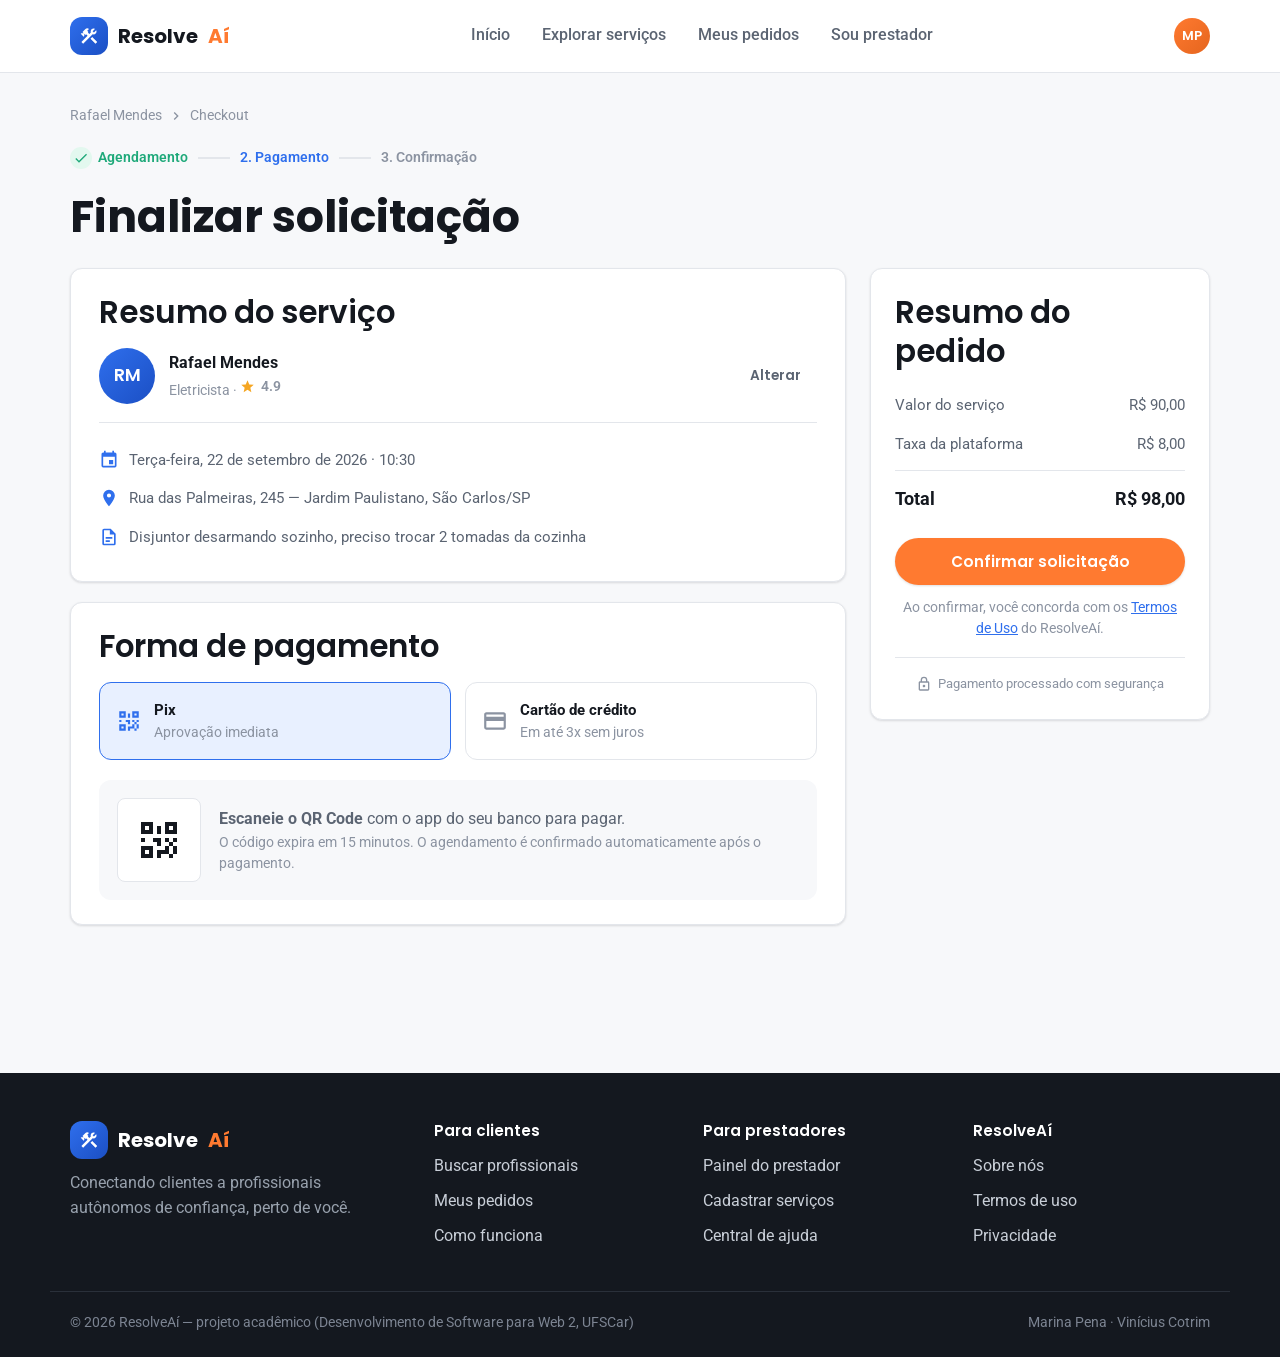
<file: checkout.html>
<!DOCTYPE html>
<html lang="pt-BR">
<head>
<meta charset="UTF-8">
<meta name="viewport" content="width=device-width, initial-scale=1.0">
<title>Checkout — ResolveAí</title>
<meta name="description" content="Revise o pedido e finalize o pagamento do seu chamado.">
<link rel="icon" href="data:image/svg+xml,<svg xmlns=%22http://www.w3.org/2000/svg%22 viewBox=%220 0 100 100%22><rect width=%22100%22 height=%22100%22 rx=%2222%22 fill=%22%232F6FED%22/><text x=%2250%22 y=%2266%22 font-size=%2258%22 text-anchor=%22middle%22 fill=%22white%22 font-family=%22Arial%22>R</text></svg>">
<link rel="preconnect" href="https://fonts.googleapis.com">
<link rel="preconnect" href="https://fonts.gstatic.com" crossorigin>
<link href="https://fonts.googleapis.com/css2?family=Poppins:wght@600;700&family=Roboto:wght@400;500;700&display=swap" rel="stylesheet">
<link rel="stylesheet" href="css/base.css">
<link rel="stylesheet" href="css/checkout.css">
</head>
<body>
<svg style="position:absolute; width:0; height:0; overflow:hidden" aria-hidden="true" focusable="false">
<symbol id="icon-plus" viewBox="0 0 24 24"><path d="M19,13H13V19H11V13H5V11H11V5H13V11H19V13Z" /></symbol>
<symbol id="icon-arrow-right" viewBox="0 0 24 24"><path d="M4,11V13H16L10.5,18.5L11.92,19.92L19.84,12L11.92,4.08L10.5,5.5L16,11H4Z" /></symbol>
<symbol id="icon-lightning-bolt" viewBox="0 0 24 24"><path d="M11 15H6L13 1V9H18L11 23V15Z" /></symbol>
<symbol id="icon-calendar" viewBox="0 0 24 24"><path d="M19,19H5V8H19M16,1V3H8V1H6V3H5C3.89,3 3,3.89 3,5V19A2,2 0 0,0 5,21H19A2,2 0 0,0 21,19V5C21,3.89 20.1,3 19,3H18V1M17,12H12V17H17V12Z" /></symbol>
<symbol id="icon-table-chair" viewBox="0 0 24 24"><path d="M12 22H6A2 2 0 0 1 8 20V8H2V5H16V8H10V20A2 2 0 0 1 12 22M22 2V22H20V15H15V22H13V14A2 2 0 0 1 15 12H20V2Z" /></symbol>
<symbol id="icon-chat-outline" viewBox="0 0 24 24"><path d="M12,3C6.5,3 2,6.58 2,11C2.05,13.15 3.06,15.17 4.75,16.5C4.75,17.1 4.33,18.67 2,21C4.37,20.89 6.64,20 8.47,18.5C9.61,18.83 10.81,19 12,19C17.5,19 22,15.42 22,11C22,6.58 17.5,3 12,3M12,17C7.58,17 4,14.31 4,11C4,7.69 7.58,5 12,5C16.42,5 20,7.69 20,11C20,14.31 16.42,17 12,17Z" /></symbol>
<symbol id="icon-check" viewBox="0 0 24 24"><path d="M21,7L9,19L3.5,13.5L4.91,12.09L9,16.17L19.59,5.59L21,7Z" /></symbol>
<symbol id="icon-chevron-left" viewBox="0 0 24 24"><path d="M15.41,16.58L10.83,12L15.41,7.41L14,6L8,12L14,18L15.41,16.58Z" /></symbol>
<symbol id="icon-chevron-right" viewBox="0 0 24 24"><path d="M8.59,16.58L13.17,12L8.59,7.41L10,6L16,12L10,18L8.59,16.58Z" /></symbol>
<symbol id="icon-broom" viewBox="0 0 24 24"><path d="M19.36,2.72L20.78,4.14L15.06,9.85C16.13,11.39 16.28,13.24 15.38,14.44L9.06,8.12C10.26,7.22 12.11,7.37 13.65,8.44L19.36,2.72M5.93,17.57C3.92,15.56 2.69,13.16 2.35,10.92L7.23,8.83L14.67,16.27L12.58,21.15C10.34,20.81 7.94,19.58 5.93,17.57Z" /></symbol>
<symbol id="icon-close" viewBox="0 0 24 24"><path d="M19,6.41L17.59,5L12,10.59L6.41,5L5,6.41L10.59,12L5,17.59L6.41,19L12,13.41L17.59,19L19,17.59L13.41,12L19,6.41Z" /></symbol>
<symbol id="icon-credit-card-outline" viewBox="0 0 24 24"><path d="M20,8H4V6H20M20,18H4V12H20M20,4H4C2.89,4 2,4.89 2,6V18A2,2 0 0,0 4,20H20A2,2 0 0,0 22,18V6C22,4.89 21.1,4 20,4Z" /></symbol>
<symbol id="icon-file-document-outline" viewBox="0 0 24 24"><path d="M6,2A2,2 0 0,0 4,4V20A2,2 0 0,0 6,22H18A2,2 0 0,0 20,20V8L14,2H6M6,4H13V9H18V20H6V4M8,12V14H16V12H8M8,16V18H13V16H8Z" /></symbol>
<symbol id="icon-format-paint" viewBox="0 0 24 24"><path d="M18,4V3A1,1 0 0,0 17,2H5A1,1 0 0,0 4,3V7A1,1 0 0,0 5,8H17A1,1 0 0,0 18,7V6H19V10H9V21A1,1 0 0,0 10,22H12A1,1 0 0,0 13,21V12H21V4H18Z" /></symbol>
<symbol id="icon-hammer-wrench" viewBox="0 0 24 24"><path d="M13.78 15.3L19.78 21.3L21.89 19.14L15.89 13.14L13.78 15.3M17.5 10.1C17.11 10.1 16.69 10.05 16.36 9.91L4.97 21.25L2.86 19.14L10.27 11.74L8.5 9.96L7.78 10.66L6.33 9.25V12.11L5.63 12.81L2.11 9.25L2.81 8.55H5.62L4.22 7.14L7.78 3.58C8.95 2.41 10.83 2.41 12 3.58L9.89 5.74L11.3 7.14L10.59 7.85L12.38 9.63L14.2 7.75C14.06 7.42 14 7 14 6.63C14 4.66 15.56 3.11 17.5 3.11C18.09 3.11 18.61 3.25 19.08 3.53L16.41 6.2L17.91 7.7L20.58 5.03C20.86 5.5 21 6 21 6.63C21 8.55 19.45 10.1 17.5 10.1Z" /></symbol>
<symbol id="icon-map-marker" viewBox="0 0 24 24"><path d="M12,11.5A2.5,2.5 0 0,1 9.5,9A2.5,2.5 0 0,1 12,6.5A2.5,2.5 0 0,1 14.5,9A2.5,2.5 0 0,1 12,11.5M12,2A7,7 0 0,0 5,9C5,14.25 12,22 12,22C12,22 19,14.25 19,9A7,7 0 0,0 12,2Z" /></symbol>
<symbol id="icon-lock-outline" viewBox="0 0 24 24"><path d="M12,17C10.89,17 10,16.1 10,15C10,13.89 10.89,13 12,13A2,2 0 0,1 14,15A2,2 0 0,1 12,17M18,20V10H6V20H18M18,8A2,2 0 0,1 20,10V20A2,2 0 0,1 18,22H6C4.89,22 4,21.1 4,20V10C4,8.89 4.89,8 6,8H7V6A5,5 0 0,1 12,1A5,5 0 0,1 17,6V8H18M12,3A3,3 0 0,0 9,6V8H15V6A3,3 0 0,0 12,3Z" /></symbol>
<symbol id="icon-map-outline" viewBox="0 0 24 24"><path d="M20.5,3L20.34,3.03L15,5.1L9,3L3.36,4.9C3.15,4.97 3,5.15 3,5.38V20.5A0.5,0.5 0 0,0 3.5,21L3.66,20.97L9,18.9L15,21L20.64,19.1C20.85,19.03 21,18.85 21,18.62V3.5A0.5,0.5 0 0,0 20.5,3M10,5.47L14,6.87V18.53L10,17.13V5.47M5,6.46L8,5.45V17.15L5,18.31V6.46M19,17.54L16,18.55V6.86L19,5.7V17.54Z" /></symbol>
<symbol id="icon-menu" viewBox="0 0 24 24"><path d="M3,6H21V8H3V6M3,11H21V13H3V11M3,16H21V18H3V16Z" /></symbol>
<symbol id="icon-cash-multiple" viewBox="0 0 24 24"><path d="M5,6H23V18H5V6M14,9A3,3 0 0,1 17,12A3,3 0 0,1 14,15A3,3 0 0,1 11,12A3,3 0 0,1 14,9M9,8A2,2 0 0,1 7,10V14A2,2 0 0,1 9,16H19A2,2 0 0,1 21,14V10A2,2 0 0,1 19,8H9M1,10H3V20H19V22H1V10Z" /></symbol>
<symbol id="icon-clipboard-clock-outline" viewBox="0 0 24 24"><path d="M21 11.11V5C21 3.9 20.11 3 19 3H14.82C14.4 1.84 13.3 1 12 1S9.6 1.84 9.18 3H5C3.9 3 3 3.9 3 5V19C3 20.11 3.9 21 5 21H11.11C12.37 22.24 14.09 23 16 23C19.87 23 23 19.87 23 16C23 14.09 22.24 12.37 21 11.11M12 3C12.55 3 13 3.45 13 4S12.55 5 12 5 11 4.55 11 4 11.45 3 12 3M5 19V5H7V7H17V5H19V9.68C18.09 9.25 17.08 9 16 9C12.13 9 9 12.13 9 16C9 17.08 9.25 18.09 9.68 19H5M16 21C13.24 21 11 18.76 11 16S13.24 11 16 11 21 13.24 21 16 18.76 21 16 21M16.5 16.25L19.36 17.94L18.61 19.16L15 17V12H16.5V16.25Z" /></symbol>
<symbol id="icon-pipe-wrench" viewBox="0 0 24 24"><path d="M16.17 5.63L14.06 7.78L11.91 5.63L16.17 1.41L19.69 4.92C20.86 6.09 20.86 8 19.69 9.19L16.17 5.63M4.83 12.7L7 14.81L10.5 11.3L8.39 9.19L4.83 12.7M15.47 7.78L19 11.3L17.58 12.7L16.88 12L6.23 22.59L3.42 19.78L11.91 11.3L7.69 7.03L9.8 4.92L14.06 9.19L15.47 7.78Z" /></symbol>
<symbol id="icon-qrcode" viewBox="0 0 24 24"><path d="M3,11H5V13H3V11M11,5H13V9H11V5M9,11H13V15H11V13H9V11M15,11H17V13H19V11H21V13H19V15H21V19H19V21H17V19H13V21H11V17H15V15H17V13H15V11M19,19V15H17V19H19M15,3H21V9H15V3M17,5V7H19V5H17M3,3H9V9H3V3M5,5V7H7V5H5M3,15H9V21H3V15M5,17V19H7V17H5Z" /></symbol>
<symbol id="icon-clock-outline" viewBox="0 0 24 24"><path d="M12,20A8,8 0 0,0 20,12A8,8 0 0,0 12,4A8,8 0 0,0 4,12A8,8 0 0,0 12,20M12,2A10,10 0 0,1 22,12A10,10 0 0,1 12,22C6.47,22 2,17.5 2,12A10,10 0 0,1 12,2M12.5,7V12.25L17,14.92L16.25,16.15L11,13V7H12.5Z" /></symbol>
<symbol id="icon-magnify" viewBox="0 0 24 24"><path d="M9.5,3A6.5,6.5 0 0,1 16,9.5C16,11.11 15.41,12.59 14.44,13.73L14.71,14H15.5L20.5,19L19,20.5L14,15.5V14.71L13.73,14.44C12.59,15.41 11.11,16 9.5,16A6.5,6.5 0 0,1 3,9.5A6.5,6.5 0 0,1 9.5,3M9.5,5C7,5 5,7 5,9.5C5,12 7,14 9.5,14C12,14 14,12 14,9.5C14,7 12,5 9.5,5Z" /></symbol>
<symbol id="icon-star" viewBox="0 0 24 24"><path d="M12,17.27L18.18,21L16.54,13.97L22,9.24L14.81,8.62L12,2L9.19,8.62L2,9.24L7.45,13.97L5.82,21L12,17.27Z" /></symbol>
<symbol id="icon-checkbox-marked-circle-outline" viewBox="0 0 24 24"><path d="M20,12A8,8 0 0,1 12,20A8,8 0 0,1 4,12A8,8 0 0,1 12,4C12.76,4 13.5,4.11 14.2,4.31L15.77,2.74C14.61,2.26 13.34,2 12,2A10,10 0 0,0 2,12A10,10 0 0,0 12,22A10,10 0 0,0 22,12M7.91,10.08L6.5,11.5L11,16L21,6L19.59,4.58L11,13.17L7.91,10.08Z" /></symbol>
<symbol id="icon-tune" viewBox="0 0 24 24"><path d="M3,17V19H9V17H3M3,5V7H13V5H3M13,21V19H21V17H13V15H11V21H13M7,9V11H3V13H7V15H9V9H7M21,13V11H11V13H21M15,9H17V7H21V5H17V3H15V9Z" /></symbol>
<symbol id="icon-check-decagram" viewBox="0 0 24 24"><path d="M23,12L20.56,9.22L20.9,5.54L17.29,4.72L15.4,1.54L12,3L8.6,1.54L6.71,4.72L3.1,5.53L3.44,9.21L1,12L3.44,14.78L3.1,18.47L6.71,19.29L8.6,22.47L12,21L15.4,22.46L17.29,19.28L20.9,18.46L20.56,14.78L23,12M10,17L6,13L7.41,11.59L10,14.17L16.59,7.58L18,9L10,17Z" /></symbol>
<symbol id="icon-briefcase-outline" viewBox="0 0 24 24"><path d="M20,6C20.58,6 21.05,6.2 21.42,6.59C21.8,7 22,7.45 22,8V19C22,19.55 21.8,20 21.42,20.41C21.05,20.8 20.58,21 20,21H4C3.42,21 2.95,20.8 2.58,20.41C2.2,20 2,19.55 2,19V8C2,7.45 2.2,7 2.58,6.59C2.95,6.2 3.42,6 4,6H8V4C8,3.42 8.2,2.95 8.58,2.58C8.95,2.2 9.42,2 10,2H14C14.58,2 15.05,2.2 15.42,2.58C15.8,2.95 16,3.42 16,4V6H20M4,8V19H20V8H4M14,6V4H10V6H14Z" /></symbol>
<symbol id="icon-flower" viewBox="0 0 24 24"><path d="M3,13A9,9 0 0,0 12,22C12,17 7.97,13 3,13M12,5.5A2.5,2.5 0 0,1 14.5,8A2.5,2.5 0 0,1 12,10.5A2.5,2.5 0 0,1 9.5,8A2.5,2.5 0 0,1 12,5.5M5.6,10.25A2.5,2.5 0 0,0 8.1,12.75C8.63,12.75 9.12,12.58 9.5,12.31C9.5,12.37 9.5,12.43 9.5,12.5A2.5,2.5 0 0,0 12,15A2.5,2.5 0 0,0 14.5,12.5C14.5,12.43 14.5,12.37 14.5,12.31C14.88,12.58 15.37,12.75 15.9,12.75C17.28,12.75 18.4,11.63 18.4,10.25C18.4,9.25 17.81,8.4 16.97,8C17.81,7.6 18.4,6.74 18.4,5.75C18.4,4.37 17.28,3.25 15.9,3.25C15.37,3.25 14.88,3.41 14.5,3.69C14.5,3.63 14.5,3.56 14.5,3.5A2.5,2.5 0 0,0 12,1A2.5,2.5 0 0,0 9.5,3.5C9.5,3.56 9.5,3.63 9.5,3.69C9.12,3.41 8.63,3.25 8.1,3.25A2.5,2.5 0 0,0 5.6,5.75C5.6,6.74 6.19,7.6 7.03,8C6.19,8.4 5.6,9.25 5.6,10.25M12,22A9,9 0 0,0 21,13C16,13 12,17 12,22Z" /></symbol>
<symbol id="icon-check-circle" viewBox="0 0 24 24"><path d="M12 2C6.5 2 2 6.5 2 12S6.5 22 12 22 22 17.5 22 12 17.5 2 12 2M10 17L5 12L6.41 10.59L10 14.17L17.59 6.58L19 8L10 17Z" /></symbol>
</svg>
<a href="#main" class="skip-link">Pular para o conteúdo</a>

<header class="navbar">
  <div class="container">
    <a href="index.html" class="brand">
      <svg class="icon brand-mark" aria-hidden="true"><use href="#icon-hammer-wrench"></use></svg>
      Resolve<span>Aí</span>
    </a>

    <nav class="nav-links" id="navLinks">
      <a href="index.html">Início</a>
      <a href="catalogo.html">Explorar serviços</a>
      <a href="pedidos.html">Meus pedidos</a>
      <a href="prestador-painel.html">Sou prestador</a>
    </nav>

    <div class="nav-actions">
      <div class="avatar avatar-sm avatar-c2">MP</div>
      <button class="nav-toggle" id="navToggle" aria-label="Abrir menu" aria-expanded="false">
        <svg class="icon" aria-hidden="true"><use href="#icon-menu"></use></svg>
      </button>
    </div>
  </div>
</header>

<main id="main">
  <div class="container page-pad checkout-container">

    <nav class="breadcrumb" aria-label="breadcrumb">
      <a href="perfil.html">Rafael Mendes</a>
      <svg class="icon" aria-hidden="true" style="width:16px; height:16px"><use href="#icon-chevron-right"></use></svg>
      <span>Checkout</span>
    </nav>

    <div class="checkout-steps">
      <span class="step done"><svg class="icon" aria-hidden="true"><use href="#icon-check"></use></svg> Agendamento</span>
      <span class="step-line"></span>
      <span class="step active">2. Pagamento</span>
      <span class="step-line"></span>
      <span class="step">3. Confirmação</span>
    </div>

    <h1>Finalizar solicitação</h1>

    <div class="checkout-layout">

      <div class="checkout-main">

        <section class="card checkout-section">
          <h2>Resumo do serviço</h2>
          <div class="service-summary">
            <div class="avatar avatar-md avatar-c1">RM</div>
            <div>
              <strong>Rafael Mendes</strong>
              <p class="text-muted text-small">Eletricista · <span class="rating-inline"><svg class="icon" aria-hidden="true" style="color:var(--color-warning); width:15px; height:15px"><use href="#icon-star"></use></svg> 4.9</span></p>
            </div>
            <a href="perfil.html" class="btn btn-ghost btn-sm">Alterar</a>
          </div>

          <ul class="detail-list">
            <li><svg class="icon" aria-hidden="true"><use href="#icon-calendar"></use></svg> Terça-feira, 22 de setembro de 2026 · 10:30</li>
            <li><svg class="icon" aria-hidden="true"><use href="#icon-map-marker"></use></svg> Rua das Palmeiras, 245 — Jardim Paulistano, São Carlos/SP</li>
            <li><svg class="icon" aria-hidden="true"><use href="#icon-file-document-outline"></use></svg> Disjuntor desarmando sozinho, preciso trocar 2 tomadas da cozinha</li>
          </ul>
        </section>

        <section class="card checkout-section">
          <h2>Forma de pagamento</h2>

          <div class="payment-options">
            <label class="payment-option selected" data-target="painel-pix">
              <input type="radio" name="pagamento" class="visually-hidden" checked>
              <svg class="icon" aria-hidden="true"><use href="#icon-qrcode"></use></svg>
              <div>
                <strong>Pix</strong>
                <p class="text-muted text-small">Aprovação imediata</p>
              </div>
            </label>

            <label class="payment-option" data-target="painel-cartao">
              <input type="radio" name="pagamento" class="visually-hidden">
              <svg class="icon" aria-hidden="true"><use href="#icon-credit-card-outline"></use></svg>
              <div>
                <strong>Cartão de crédito</strong>
                <p class="text-muted text-small">Em até 3x sem juros</p>
              </div>
            </label>
          </div>

          <div class="payment-panel" id="painel-pix">
            <div class="pix-box">
              <div class="pix-qr" aria-hidden="true">
                <svg class="icon" aria-hidden="true"><use href="#icon-qrcode"></use></svg>
              </div>
              <div>
                <p><strong>Escaneie o QR Code</strong> com o app do seu banco para pagar.</p>
                <p class="text-muted text-small">O código expira em 15 minutos. O agendamento é confirmado automaticamente após o pagamento.</p>
              </div>
            </div>
          </div>

          <div class="payment-panel is-hidden" id="painel-cartao">
            <div class="form-group">
              <label for="numero-cartao">Número do cartão</label>
              <div class="input-icon-group">
                <svg class="icon" aria-hidden="true"><use href="#icon-credit-card-outline"></use></svg>
                <input class="form-control" type="text" id="numero-cartao" placeholder="0000 0000 0000 0000">
              </div>
            </div>
            <div class="form-group">
              <label for="nome-cartao">Nome impresso no cartão</label>
              <input class="form-control" type="text" id="nome-cartao" placeholder="Como está no cartão">
            </div>
            <div class="form-row">
              <div class="form-group">
                <label for="validade">Validade</label>
                <input class="form-control" type="text" id="validade" placeholder="MM/AA">
              </div>
              <div class="form-group">
                <label for="cvv">CVV</label>
                <input class="form-control" type="text" id="cvv" placeholder="123">
              </div>
            </div>
            <div class="form-group">
              <label for="parcelas">Parcelas</label>
              <select class="form-control" id="parcelas">
                <option>1x de R$ 98,00 sem juros</option>
                <option>2x de R$ 49,00 sem juros</option>
                <option>3x de R$ 32,67 sem juros</option>
              </select>
            </div>
          </div>
        </section>

      </div>

      <!-- RESUMO DE CUSTOS -->
      <aside class="checkout-summary card">
        <h2>Resumo do pedido</h2>
        <div class="cost-line"><span>Valor do serviço</span><span>R$ 90,00</span></div>
        <div class="cost-line"><span>Taxa da plataforma</span><span>R$ 8,00</span></div>
        <div class="cost-line total"><span>Total</span><span>R$ 98,00</span></div>

        <button class="btn btn-accent btn-block" type="button" onclick="window.location.href='pedidos.html'">
          Confirmar solicitação
        </button>
        <p class="text-muted text-small checkout-terms">Ao confirmar, você concorda com os <a href="#">Termos de Uso</a> do ResolveAí.</p>

        <div class="secure-note">
          <svg class="icon" aria-hidden="true"><use href="#icon-lock-outline"></use></svg>
          Pagamento processado com segurança
        </div>
      </aside>
    </div>
  </div>
</main>

<footer class="footer">
  <div class="container">
    <div>
      <a href="index.html" class="brand" style="color:#fff; margin-bottom: 12px;">
        <svg class="icon brand-mark" aria-hidden="true"><use href="#icon-hammer-wrench"></use></svg>
        Resolve<span>Aí</span>
      </a>
      <p>Conectando clientes a profissionais autônomos de confiança, perto de você.</p>
    </div>
    <div>
      <h4>Para clientes</h4>
      <ul>
        <li><a href="catalogo.html">Buscar profissionais</a></li>
        <li><a href="pedidos.html">Meus pedidos</a></li>
        <li><a href="#">Como funciona</a></li>
      </ul>
    </div>
    <div>
      <h4>Para prestadores</h4>
      <ul>
        <li><a href="prestador-painel.html">Painel do prestador</a></li>
        <li><a href="#">Cadastrar serviços</a></li>
        <li><a href="#">Central de ajuda</a></li>
      </ul>
    </div>
    <div>
      <h4>ResolveAí</h4>
      <ul>
        <li><a href="#">Sobre nós</a></li>
        <li><a href="#">Termos de uso</a></li>
        <li><a href="#">Privacidade</a></li>
      </ul>
    </div>
  </div>
  <div class="footer-bottom">
    <span>© 2026 ResolveAí — projeto acadêmico (Desenvolvimento de Software para Web 2, UFSCar)</span>
    <span>Marina Pena · Vinícius Cotrim</span>
  </div>
</footer>

<script src="js/main.js"></script>
</body>
</html>
</file>
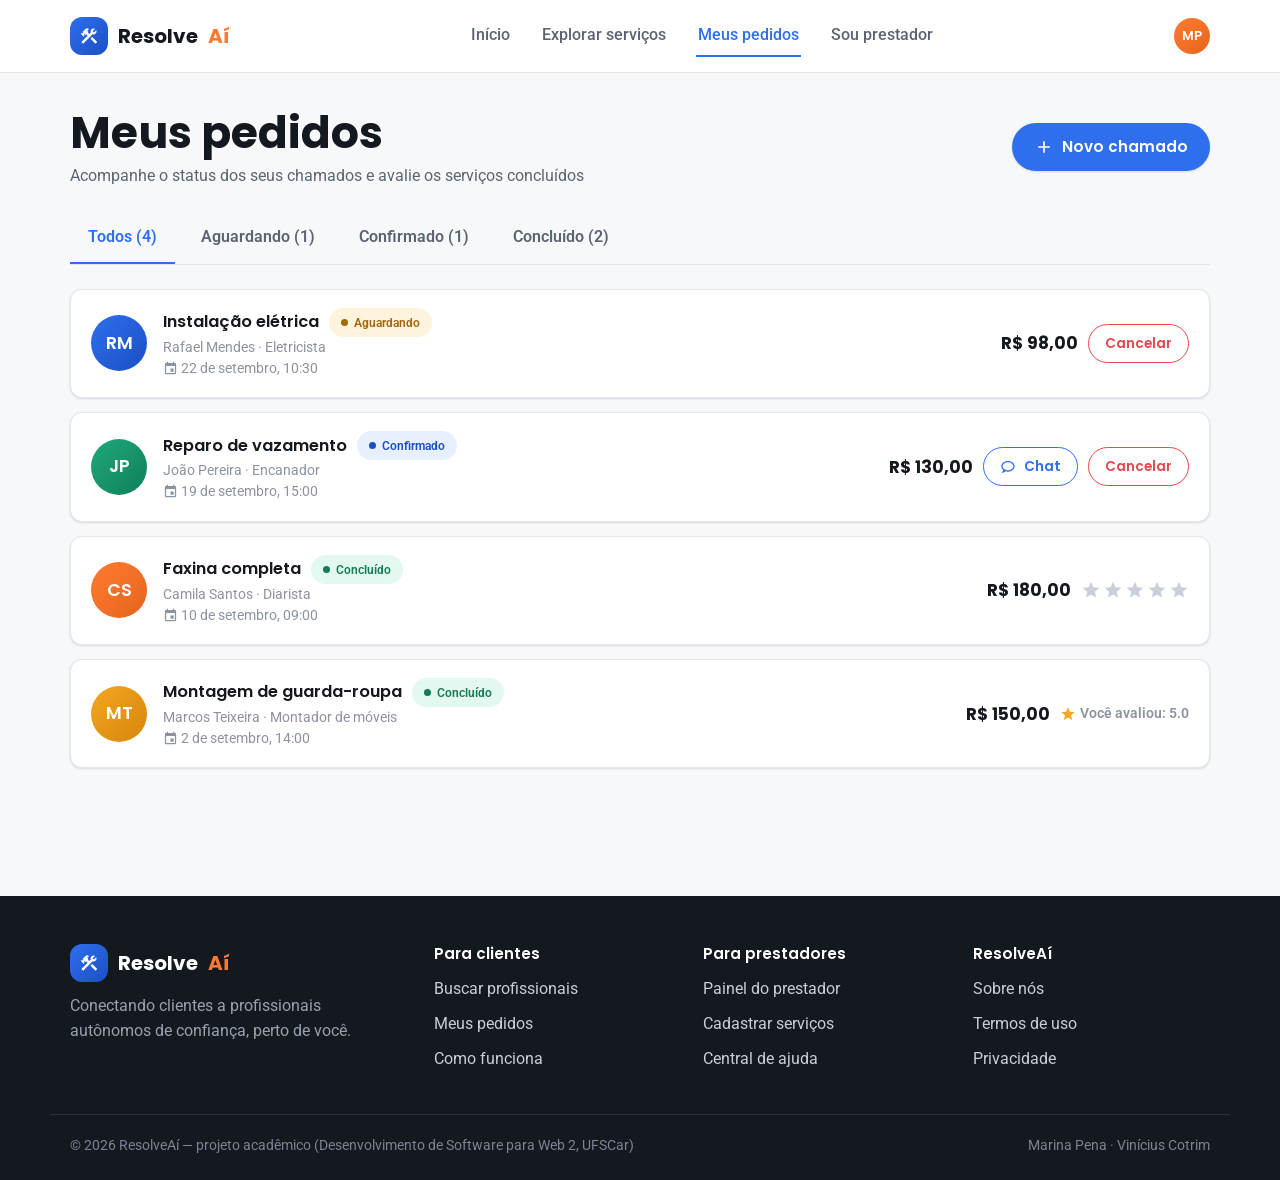
<file: pedidos.html>
<!DOCTYPE html>
<html lang="pt-BR">
<head>
<meta charset="UTF-8">
<meta name="viewport" content="width=device-width, initial-scale=1.0">
<title>Meus Pedidos — ResolveAí</title>
<meta name="description" content="Acompanhe o histórico e o status dos seus chamados.">
<link rel="icon" href="data:image/svg+xml,<svg xmlns=%22http://www.w3.org/2000/svg%22 viewBox=%220 0 100 100%22><rect width=%22100%22 height=%22100%22 rx=%2222%22 fill=%22%232F6FED%22/><text x=%2250%22 y=%2266%22 font-size=%2258%22 text-anchor=%22middle%22 fill=%22white%22 font-family=%22Arial%22>R</text></svg>">
<link rel="preconnect" href="https://fonts.googleapis.com">
<link rel="preconnect" href="https://fonts.gstatic.com" crossorigin>
<link href="https://fonts.googleapis.com/css2?family=Poppins:wght@600;700&family=Roboto:wght@400;500;700&display=swap" rel="stylesheet">
<link rel="stylesheet" href="css/base.css">
<link rel="stylesheet" href="css/pedidos.css">
</head>
<body>
<svg style="position:absolute; width:0; height:0; overflow:hidden" aria-hidden="true" focusable="false">
<symbol id="icon-plus" viewBox="0 0 24 24"><path d="M19,13H13V19H11V13H5V11H11V5H13V11H19V13Z" /></symbol>
<symbol id="icon-arrow-right" viewBox="0 0 24 24"><path d="M4,11V13H16L10.5,18.5L11.92,19.92L19.84,12L11.92,4.08L10.5,5.5L16,11H4Z" /></symbol>
<symbol id="icon-lightning-bolt" viewBox="0 0 24 24"><path d="M11 15H6L13 1V9H18L11 23V15Z" /></symbol>
<symbol id="icon-calendar" viewBox="0 0 24 24"><path d="M19,19H5V8H19M16,1V3H8V1H6V3H5C3.89,3 3,3.89 3,5V19A2,2 0 0,0 5,21H19A2,2 0 0,0 21,19V5C21,3.89 20.1,3 19,3H18V1M17,12H12V17H17V12Z" /></symbol>
<symbol id="icon-table-chair" viewBox="0 0 24 24"><path d="M12 22H6A2 2 0 0 1 8 20V8H2V5H16V8H10V20A2 2 0 0 1 12 22M22 2V22H20V15H15V22H13V14A2 2 0 0 1 15 12H20V2Z" /></symbol>
<symbol id="icon-chat-outline" viewBox="0 0 24 24"><path d="M12,3C6.5,3 2,6.58 2,11C2.05,13.15 3.06,15.17 4.75,16.5C4.75,17.1 4.33,18.67 2,21C4.37,20.89 6.64,20 8.47,18.5C9.61,18.83 10.81,19 12,19C17.5,19 22,15.42 22,11C22,6.58 17.5,3 12,3M12,17C7.58,17 4,14.31 4,11C4,7.69 7.58,5 12,5C16.42,5 20,7.69 20,11C20,14.31 16.42,17 12,17Z" /></symbol>
<symbol id="icon-check" viewBox="0 0 24 24"><path d="M21,7L9,19L3.5,13.5L4.91,12.09L9,16.17L19.59,5.59L21,7Z" /></symbol>
<symbol id="icon-chevron-left" viewBox="0 0 24 24"><path d="M15.41,16.58L10.83,12L15.41,7.41L14,6L8,12L14,18L15.41,16.58Z" /></symbol>
<symbol id="icon-chevron-right" viewBox="0 0 24 24"><path d="M8.59,16.58L13.17,12L8.59,7.41L10,6L16,12L10,18L8.59,16.58Z" /></symbol>
<symbol id="icon-broom" viewBox="0 0 24 24"><path d="M19.36,2.72L20.78,4.14L15.06,9.85C16.13,11.39 16.28,13.24 15.38,14.44L9.06,8.12C10.26,7.22 12.11,7.37 13.65,8.44L19.36,2.72M5.93,17.57C3.92,15.56 2.69,13.16 2.35,10.92L7.23,8.83L14.67,16.27L12.58,21.15C10.34,20.81 7.94,19.58 5.93,17.57Z" /></symbol>
<symbol id="icon-close" viewBox="0 0 24 24"><path d="M19,6.41L17.59,5L12,10.59L6.41,5L5,6.41L10.59,12L5,17.59L6.41,19L12,13.41L17.59,19L19,17.59L13.41,12L19,6.41Z" /></symbol>
<symbol id="icon-credit-card-outline" viewBox="0 0 24 24"><path d="M20,8H4V6H20M20,18H4V12H20M20,4H4C2.89,4 2,4.89 2,6V18A2,2 0 0,0 4,20H20A2,2 0 0,0 22,18V6C22,4.89 21.1,4 20,4Z" /></symbol>
<symbol id="icon-file-document-outline" viewBox="0 0 24 24"><path d="M6,2A2,2 0 0,0 4,4V20A2,2 0 0,0 6,22H18A2,2 0 0,0 20,20V8L14,2H6M6,4H13V9H18V20H6V4M8,12V14H16V12H8M8,16V18H13V16H8Z" /></symbol>
<symbol id="icon-format-paint" viewBox="0 0 24 24"><path d="M18,4V3A1,1 0 0,0 17,2H5A1,1 0 0,0 4,3V7A1,1 0 0,0 5,8H17A1,1 0 0,0 18,7V6H19V10H9V21A1,1 0 0,0 10,22H12A1,1 0 0,0 13,21V12H21V4H18Z" /></symbol>
<symbol id="icon-hammer-wrench" viewBox="0 0 24 24"><path d="M13.78 15.3L19.78 21.3L21.89 19.14L15.89 13.14L13.78 15.3M17.5 10.1C17.11 10.1 16.69 10.05 16.36 9.91L4.97 21.25L2.86 19.14L10.27 11.74L8.5 9.96L7.78 10.66L6.33 9.25V12.11L5.63 12.81L2.11 9.25L2.81 8.55H5.62L4.22 7.14L7.78 3.58C8.95 2.41 10.83 2.41 12 3.58L9.89 5.74L11.3 7.14L10.59 7.85L12.38 9.63L14.2 7.75C14.06 7.42 14 7 14 6.63C14 4.66 15.56 3.11 17.5 3.11C18.09 3.11 18.61 3.25 19.08 3.53L16.41 6.2L17.91 7.7L20.58 5.03C20.86 5.5 21 6 21 6.63C21 8.55 19.45 10.1 17.5 10.1Z" /></symbol>
<symbol id="icon-map-marker" viewBox="0 0 24 24"><path d="M12,11.5A2.5,2.5 0 0,1 9.5,9A2.5,2.5 0 0,1 12,6.5A2.5,2.5 0 0,1 14.5,9A2.5,2.5 0 0,1 12,11.5M12,2A7,7 0 0,0 5,9C5,14.25 12,22 12,22C12,22 19,14.25 19,9A7,7 0 0,0 12,2Z" /></symbol>
<symbol id="icon-lock-outline" viewBox="0 0 24 24"><path d="M12,17C10.89,17 10,16.1 10,15C10,13.89 10.89,13 12,13A2,2 0 0,1 14,15A2,2 0 0,1 12,17M18,20V10H6V20H18M18,8A2,2 0 0,1 20,10V20A2,2 0 0,1 18,22H6C4.89,22 4,21.1 4,20V10C4,8.89 4.89,8 6,8H7V6A5,5 0 0,1 12,1A5,5 0 0,1 17,6V8H18M12,3A3,3 0 0,0 9,6V8H15V6A3,3 0 0,0 12,3Z" /></symbol>
<symbol id="icon-map-outline" viewBox="0 0 24 24"><path d="M20.5,3L20.34,3.03L15,5.1L9,3L3.36,4.9C3.15,4.97 3,5.15 3,5.38V20.5A0.5,0.5 0 0,0 3.5,21L3.66,20.97L9,18.9L15,21L20.64,19.1C20.85,19.03 21,18.85 21,18.62V3.5A0.5,0.5 0 0,0 20.5,3M10,5.47L14,6.87V18.53L10,17.13V5.47M5,6.46L8,5.45V17.15L5,18.31V6.46M19,17.54L16,18.55V6.86L19,5.7V17.54Z" /></symbol>
<symbol id="icon-menu" viewBox="0 0 24 24"><path d="M3,6H21V8H3V6M3,11H21V13H3V11M3,16H21V18H3V16Z" /></symbol>
<symbol id="icon-cash-multiple" viewBox="0 0 24 24"><path d="M5,6H23V18H5V6M14,9A3,3 0 0,1 17,12A3,3 0 0,1 14,15A3,3 0 0,1 11,12A3,3 0 0,1 14,9M9,8A2,2 0 0,1 7,10V14A2,2 0 0,1 9,16H19A2,2 0 0,1 21,14V10A2,2 0 0,1 19,8H9M1,10H3V20H19V22H1V10Z" /></symbol>
<symbol id="icon-clipboard-clock-outline" viewBox="0 0 24 24"><path d="M21 11.11V5C21 3.9 20.11 3 19 3H14.82C14.4 1.84 13.3 1 12 1S9.6 1.84 9.18 3H5C3.9 3 3 3.9 3 5V19C3 20.11 3.9 21 5 21H11.11C12.37 22.24 14.09 23 16 23C19.87 23 23 19.87 23 16C23 14.09 22.24 12.37 21 11.11M12 3C12.55 3 13 3.45 13 4S12.55 5 12 5 11 4.55 11 4 11.45 3 12 3M5 19V5H7V7H17V5H19V9.68C18.09 9.25 17.08 9 16 9C12.13 9 9 12.13 9 16C9 17.08 9.25 18.09 9.68 19H5M16 21C13.24 21 11 18.76 11 16S13.24 11 16 11 21 13.24 21 16 18.76 21 16 21M16.5 16.25L19.36 17.94L18.61 19.16L15 17V12H16.5V16.25Z" /></symbol>
<symbol id="icon-pipe-wrench" viewBox="0 0 24 24"><path d="M16.17 5.63L14.06 7.78L11.91 5.63L16.17 1.41L19.69 4.92C20.86 6.09 20.86 8 19.69 9.19L16.17 5.63M4.83 12.7L7 14.81L10.5 11.3L8.39 9.19L4.83 12.7M15.47 7.78L19 11.3L17.58 12.7L16.88 12L6.23 22.59L3.42 19.78L11.91 11.3L7.69 7.03L9.8 4.92L14.06 9.19L15.47 7.78Z" /></symbol>
<symbol id="icon-qrcode" viewBox="0 0 24 24"><path d="M3,11H5V13H3V11M11,5H13V9H11V5M9,11H13V15H11V13H9V11M15,11H17V13H19V11H21V13H19V15H21V19H19V21H17V19H13V21H11V17H15V15H17V13H15V11M19,19V15H17V19H19M15,3H21V9H15V3M17,5V7H19V5H17M3,3H9V9H3V3M5,5V7H7V5H5M3,15H9V21H3V15M5,17V19H7V17H5Z" /></symbol>
<symbol id="icon-clock-outline" viewBox="0 0 24 24"><path d="M12,20A8,8 0 0,0 20,12A8,8 0 0,0 12,4A8,8 0 0,0 4,12A8,8 0 0,0 12,20M12,2A10,10 0 0,1 22,12A10,10 0 0,1 12,22C6.47,22 2,17.5 2,12A10,10 0 0,1 12,2M12.5,7V12.25L17,14.92L16.25,16.15L11,13V7H12.5Z" /></symbol>
<symbol id="icon-magnify" viewBox="0 0 24 24"><path d="M9.5,3A6.5,6.5 0 0,1 16,9.5C16,11.11 15.41,12.59 14.44,13.73L14.71,14H15.5L20.5,19L19,20.5L14,15.5V14.71L13.73,14.44C12.59,15.41 11.11,16 9.5,16A6.5,6.5 0 0,1 3,9.5A6.5,6.5 0 0,1 9.5,3M9.5,5C7,5 5,7 5,9.5C5,12 7,14 9.5,14C12,14 14,12 14,9.5C14,7 12,5 9.5,5Z" /></symbol>
<symbol id="icon-star" viewBox="0 0 24 24"><path d="M12,17.27L18.18,21L16.54,13.97L22,9.24L14.81,8.62L12,2L9.19,8.62L2,9.24L7.45,13.97L5.82,21L12,17.27Z" /></symbol>
<symbol id="icon-checkbox-marked-circle-outline" viewBox="0 0 24 24"><path d="M20,12A8,8 0 0,1 12,20A8,8 0 0,1 4,12A8,8 0 0,1 12,4C12.76,4 13.5,4.11 14.2,4.31L15.77,2.74C14.61,2.26 13.34,2 12,2A10,10 0 0,0 2,12A10,10 0 0,0 12,22A10,10 0 0,0 22,12M7.91,10.08L6.5,11.5L11,16L21,6L19.59,4.58L11,13.17L7.91,10.08Z" /></symbol>
<symbol id="icon-tune" viewBox="0 0 24 24"><path d="M3,17V19H9V17H3M3,5V7H13V5H3M13,21V19H21V17H13V15H11V21H13M7,9V11H3V13H7V15H9V9H7M21,13V11H11V13H21M15,9H17V7H21V5H17V3H15V9Z" /></symbol>
<symbol id="icon-check-decagram" viewBox="0 0 24 24"><path d="M23,12L20.56,9.22L20.9,5.54L17.29,4.72L15.4,1.54L12,3L8.6,1.54L6.71,4.72L3.1,5.53L3.44,9.21L1,12L3.44,14.78L3.1,18.47L6.71,19.29L8.6,22.47L12,21L15.4,22.46L17.29,19.28L20.9,18.46L20.56,14.78L23,12M10,17L6,13L7.41,11.59L10,14.17L16.59,7.58L18,9L10,17Z" /></symbol>
<symbol id="icon-briefcase-outline" viewBox="0 0 24 24"><path d="M20,6C20.58,6 21.05,6.2 21.42,6.59C21.8,7 22,7.45 22,8V19C22,19.55 21.8,20 21.42,20.41C21.05,20.8 20.58,21 20,21H4C3.42,21 2.95,20.8 2.58,20.41C2.2,20 2,19.55 2,19V8C2,7.45 2.2,7 2.58,6.59C2.95,6.2 3.42,6 4,6H8V4C8,3.42 8.2,2.95 8.58,2.58C8.95,2.2 9.42,2 10,2H14C14.58,2 15.05,2.2 15.42,2.58C15.8,2.95 16,3.42 16,4V6H20M4,8V19H20V8H4M14,6V4H10V6H14Z" /></symbol>
<symbol id="icon-flower" viewBox="0 0 24 24"><path d="M3,13A9,9 0 0,0 12,22C12,17 7.97,13 3,13M12,5.5A2.5,2.5 0 0,1 14.5,8A2.5,2.5 0 0,1 12,10.5A2.5,2.5 0 0,1 9.5,8A2.5,2.5 0 0,1 12,5.5M5.6,10.25A2.5,2.5 0 0,0 8.1,12.75C8.63,12.75 9.12,12.58 9.5,12.31C9.5,12.37 9.5,12.43 9.5,12.5A2.5,2.5 0 0,0 12,15A2.5,2.5 0 0,0 14.5,12.5C14.5,12.43 14.5,12.37 14.5,12.31C14.88,12.58 15.37,12.75 15.9,12.75C17.28,12.75 18.4,11.63 18.4,10.25C18.4,9.25 17.81,8.4 16.97,8C17.81,7.6 18.4,6.74 18.4,5.75C18.4,4.37 17.28,3.25 15.9,3.25C15.37,3.25 14.88,3.41 14.5,3.69C14.5,3.63 14.5,3.56 14.5,3.5A2.5,2.5 0 0,0 12,1A2.5,2.5 0 0,0 9.5,3.5C9.5,3.56 9.5,3.63 9.5,3.69C9.12,3.41 8.63,3.25 8.1,3.25A2.5,2.5 0 0,0 5.6,5.75C5.6,6.74 6.19,7.6 7.03,8C6.19,8.4 5.6,9.25 5.6,10.25M12,22A9,9 0 0,0 21,13C16,13 12,17 12,22Z" /></symbol>
<symbol id="icon-check-circle" viewBox="0 0 24 24"><path d="M12 2C6.5 2 2 6.5 2 12S6.5 22 12 22 22 17.5 22 12 17.5 2 12 2M10 17L5 12L6.41 10.59L10 14.17L17.59 6.58L19 8L10 17Z" /></symbol>
</svg>
<a href="#main" class="skip-link">Pular para o conteúdo</a>

<header class="navbar">
  <div class="container">
    <a href="index.html" class="brand">
      <svg class="icon brand-mark" aria-hidden="true"><use href="#icon-hammer-wrench"></use></svg>
      Resolve<span>Aí</span>
    </a>

    <nav class="nav-links" id="navLinks">
      <a href="index.html">Início</a>
      <a href="catalogo.html">Explorar serviços</a>
      <a href="pedidos.html" class="active">Meus pedidos</a>
      <a href="prestador-painel.html">Sou prestador</a>
    </nav>

    <div class="nav-actions">
      <div class="avatar avatar-sm avatar-c2">MP</div>
      <button class="nav-toggle" id="navToggle" aria-label="Abrir menu" aria-expanded="false">
        <svg class="icon" aria-hidden="true"><use href="#icon-menu"></use></svg>
      </button>
    </div>
  </div>
</header>

<main id="main">
  <div class="container page-pad">

    <div class="page-header">
      <div>
        <h1>Meus pedidos</h1>
        <p>Acompanhe o status dos seus chamados e avalie os serviços concluídos</p>
      </div>
      <a href="catalogo.html" class="btn btn-primary">
        <svg class="icon" aria-hidden="true"><use href="#icon-plus"></use></svg> Novo chamado
      </a>
    </div>

    <div data-tabs>
    <div class="tabs">
      <button class="tab-btn active" data-tab="todos">Todos (4)</button>
      <button class="tab-btn" data-tab="aguardando">Aguardando (1)</button>
      <button class="tab-btn" data-tab="confirmado">Confirmado (1)</button>
      <button class="tab-btn" data-tab="concluido">Concluído (2)</button>
    </div>

    <!-- TODOS -->
    <div data-tab-panel="todos" class="orders-list">

      <article class="order-card">
        <div class="avatar avatar-md avatar-c1">RM</div>
        <div class="order-info">
          <div class="order-top">
            <h3>Instalação elétrica</h3>
            <span class="badge badge-warning">Aguardando</span>
          </div>
          <p class="text-muted text-small">Rafael Mendes · Eletricista</p>
          <p class="text-muted text-small"><svg class="icon" aria-hidden="true" style="vertical-align:text-bottom; width:15px; height:15px"><use href="#icon-calendar"></use></svg> 22 de setembro, 10:30</p>
        </div>
        <div class="order-actions">
          <strong class="order-price">R$ 98,00</strong>
          <button class="btn btn-danger-outline btn-sm">Cancelar</button>
        </div>
      </article>

      <article class="order-card">
        <div class="avatar avatar-md avatar-c3">JP</div>
        <div class="order-info">
          <div class="order-top">
            <h3>Reparo de vazamento</h3>
            <span class="badge badge-info">Confirmado</span>
          </div>
          <p class="text-muted text-small">João Pereira · Encanador</p>
          <p class="text-muted text-small"><svg class="icon" aria-hidden="true" style="vertical-align:text-bottom; width:15px; height:15px"><use href="#icon-calendar"></use></svg> 19 de setembro, 15:00</p>
        </div>
        <div class="order-actions">
          <strong class="order-price">R$ 130,00</strong>
          <button class="btn btn-outline btn-sm"><svg class="icon" aria-hidden="true" style="width:16px; height:16px"><use href="#icon-chat-outline"></use></svg> Chat</button>
          <button class="btn btn-danger-outline btn-sm">Cancelar</button>
        </div>
      </article>

      <article class="order-card">
        <div class="avatar avatar-md avatar-c2">CS</div>
        <div class="order-info">
          <div class="order-top">
            <h3>Faxina completa</h3>
            <span class="badge badge-success">Concluído</span>
          </div>
          <p class="text-muted text-small">Camila Santos · Diarista</p>
          <p class="text-muted text-small"><svg class="icon" aria-hidden="true" style="vertical-align:text-bottom; width:15px; height:15px"><use href="#icon-calendar"></use></svg> 10 de setembro, 09:00</p>
        </div>
        <div class="order-actions">
          <strong class="order-price">R$ 180,00</strong>
          <div class="rate-stars" aria-label="Avaliar serviço">
            <svg class="icon" aria-hidden="true"><use href="#icon-star"></use></svg>
            <svg class="icon" aria-hidden="true"><use href="#icon-star"></use></svg>
            <svg class="icon" aria-hidden="true"><use href="#icon-star"></use></svg>
            <svg class="icon" aria-hidden="true"><use href="#icon-star"></use></svg>
            <svg class="icon" aria-hidden="true"><use href="#icon-star"></use></svg>
          </div>
        </div>
      </article>

      <article class="order-card">
        <div class="avatar avatar-md avatar-c5">MT</div>
        <div class="order-info">
          <div class="order-top">
            <h3>Montagem de guarda-roupa</h3>
            <span class="badge badge-success">Concluído</span>
          </div>
          <p class="text-muted text-small">Marcos Teixeira · Montador de móveis</p>
          <p class="text-muted text-small"><svg class="icon" aria-hidden="true" style="vertical-align:text-bottom; width:15px; height:15px"><use href="#icon-calendar"></use></svg> 2 de setembro, 14:00</p>
        </div>
        <div class="order-actions">
          <strong class="order-price">R$ 150,00</strong>
          <span class="rated-note"><svg class="icon" aria-hidden="true" style="color:var(--color-warning); width:16px; height:16px"><use href="#icon-star"></use></svg> Você avaliou: 5.0</span>
        </div>
      </article>

    </div>

    <!-- AGUARDANDO -->
    <div data-tab-panel="aguardando" class="orders-list is-hidden">
      <article class="order-card">
        <div class="avatar avatar-md avatar-c1">RM</div>
        <div class="order-info">
          <div class="order-top">
            <h3>Instalação elétrica</h3>
            <span class="badge badge-warning">Aguardando</span>
          </div>
          <p class="text-muted text-small">Rafael Mendes · Eletricista</p>
          <p class="text-muted text-small"><svg class="icon" aria-hidden="true" style="vertical-align:text-bottom; width:15px; height:15px"><use href="#icon-calendar"></use></svg> 22 de setembro, 10:30</p>
        </div>
        <div class="order-actions">
          <strong class="order-price">R$ 98,00</strong>
          <button class="btn btn-danger-outline btn-sm">Cancelar</button>
        </div>
      </article>
    </div>

    <!-- CONFIRMADO -->
    <div data-tab-panel="confirmado" class="orders-list is-hidden">
      <article class="order-card">
        <div class="avatar avatar-md avatar-c3">JP</div>
        <div class="order-info">
          <div class="order-top">
            <h3>Reparo de vazamento</h3>
            <span class="badge badge-info">Confirmado</span>
          </div>
          <p class="text-muted text-small">João Pereira · Encanador</p>
          <p class="text-muted text-small"><svg class="icon" aria-hidden="true" style="vertical-align:text-bottom; width:15px; height:15px"><use href="#icon-calendar"></use></svg> 19 de setembro, 15:00</p>
        </div>
        <div class="order-actions">
          <strong class="order-price">R$ 130,00</strong>
          <button class="btn btn-outline btn-sm"><svg class="icon" aria-hidden="true" style="width:16px; height:16px"><use href="#icon-chat-outline"></use></svg> Chat</button>
          <button class="btn btn-danger-outline btn-sm">Cancelar</button>
        </div>
      </article>
    </div>

    <!-- CONCLUÍDO -->
    <div data-tab-panel="concluido" class="orders-list is-hidden">
      <article class="order-card">
        <div class="avatar avatar-md avatar-c2">CS</div>
        <div class="order-info">
          <div class="order-top">
            <h3>Faxina completa</h3>
            <span class="badge badge-success">Concluído</span>
          </div>
          <p class="text-muted text-small">Camila Santos · Diarista</p>
          <p class="text-muted text-small"><svg class="icon" aria-hidden="true" style="vertical-align:text-bottom; width:15px; height:15px"><use href="#icon-calendar"></use></svg> 10 de setembro, 09:00</p>
        </div>
        <div class="order-actions">
          <strong class="order-price">R$ 180,00</strong>
          <div class="rate-stars" aria-label="Avaliar serviço">
            <svg class="icon" aria-hidden="true"><use href="#icon-star"></use></svg>
            <svg class="icon" aria-hidden="true"><use href="#icon-star"></use></svg>
            <svg class="icon" aria-hidden="true"><use href="#icon-star"></use></svg>
            <svg class="icon" aria-hidden="true"><use href="#icon-star"></use></svg>
            <svg class="icon" aria-hidden="true"><use href="#icon-star"></use></svg>
          </div>
        </div>
      </article>

      <article class="order-card">
        <div class="avatar avatar-md avatar-c5">MT</div>
        <div class="order-info">
          <div class="order-top">
            <h3>Montagem de guarda-roupa</h3>
            <span class="badge badge-success">Concluído</span>
          </div>
          <p class="text-muted text-small">Marcos Teixeira · Montador de móveis</p>
          <p class="text-muted text-small"><svg class="icon" aria-hidden="true" style="vertical-align:text-bottom; width:15px; height:15px"><use href="#icon-calendar"></use></svg> 2 de setembro, 14:00</p>
        </div>
        <div class="order-actions">
          <strong class="order-price">R$ 150,00</strong>
          <span class="rated-note"><svg class="icon" aria-hidden="true" style="color:var(--color-warning); width:16px; height:16px"><use href="#icon-star"></use></svg> Você avaliou: 5.0</span>
        </div>
      </article>
    </div>
    </div>

  </div>
</main>

<footer class="footer">
  <div class="container">
    <div>
      <a href="index.html" class="brand" style="color:#fff; margin-bottom: 12px;">
        <svg class="icon brand-mark" aria-hidden="true"><use href="#icon-hammer-wrench"></use></svg>
        Resolve<span>Aí</span>
      </a>
      <p>Conectando clientes a profissionais autônomos de confiança, perto de você.</p>
    </div>
    <div>
      <h4>Para clientes</h4>
      <ul>
        <li><a href="catalogo.html">Buscar profissionais</a></li>
        <li><a href="pedidos.html">Meus pedidos</a></li>
        <li><a href="#">Como funciona</a></li>
      </ul>
    </div>
    <div>
      <h4>Para prestadores</h4>
      <ul>
        <li><a href="prestador-painel.html">Painel do prestador</a></li>
        <li><a href="#">Cadastrar serviços</a></li>
        <li><a href="#">Central de ajuda</a></li>
      </ul>
    </div>
    <div>
      <h4>ResolveAí</h4>
      <ul>
        <li><a href="#">Sobre nós</a></li>
        <li><a href="#">Termos de uso</a></li>
        <li><a href="#">Privacidade</a></li>
      </ul>
    </div>
  </div>
  <div class="footer-bottom">
    <span>© 2026 ResolveAí — projeto acadêmico (Desenvolvimento de Software para Web 2, UFSCar)</span>
    <span>Marina Pena · Vinícius Cotrim</span>
  </div>
</footer>

<script src="js/main.js"></script>
</body>
</html>
</file>
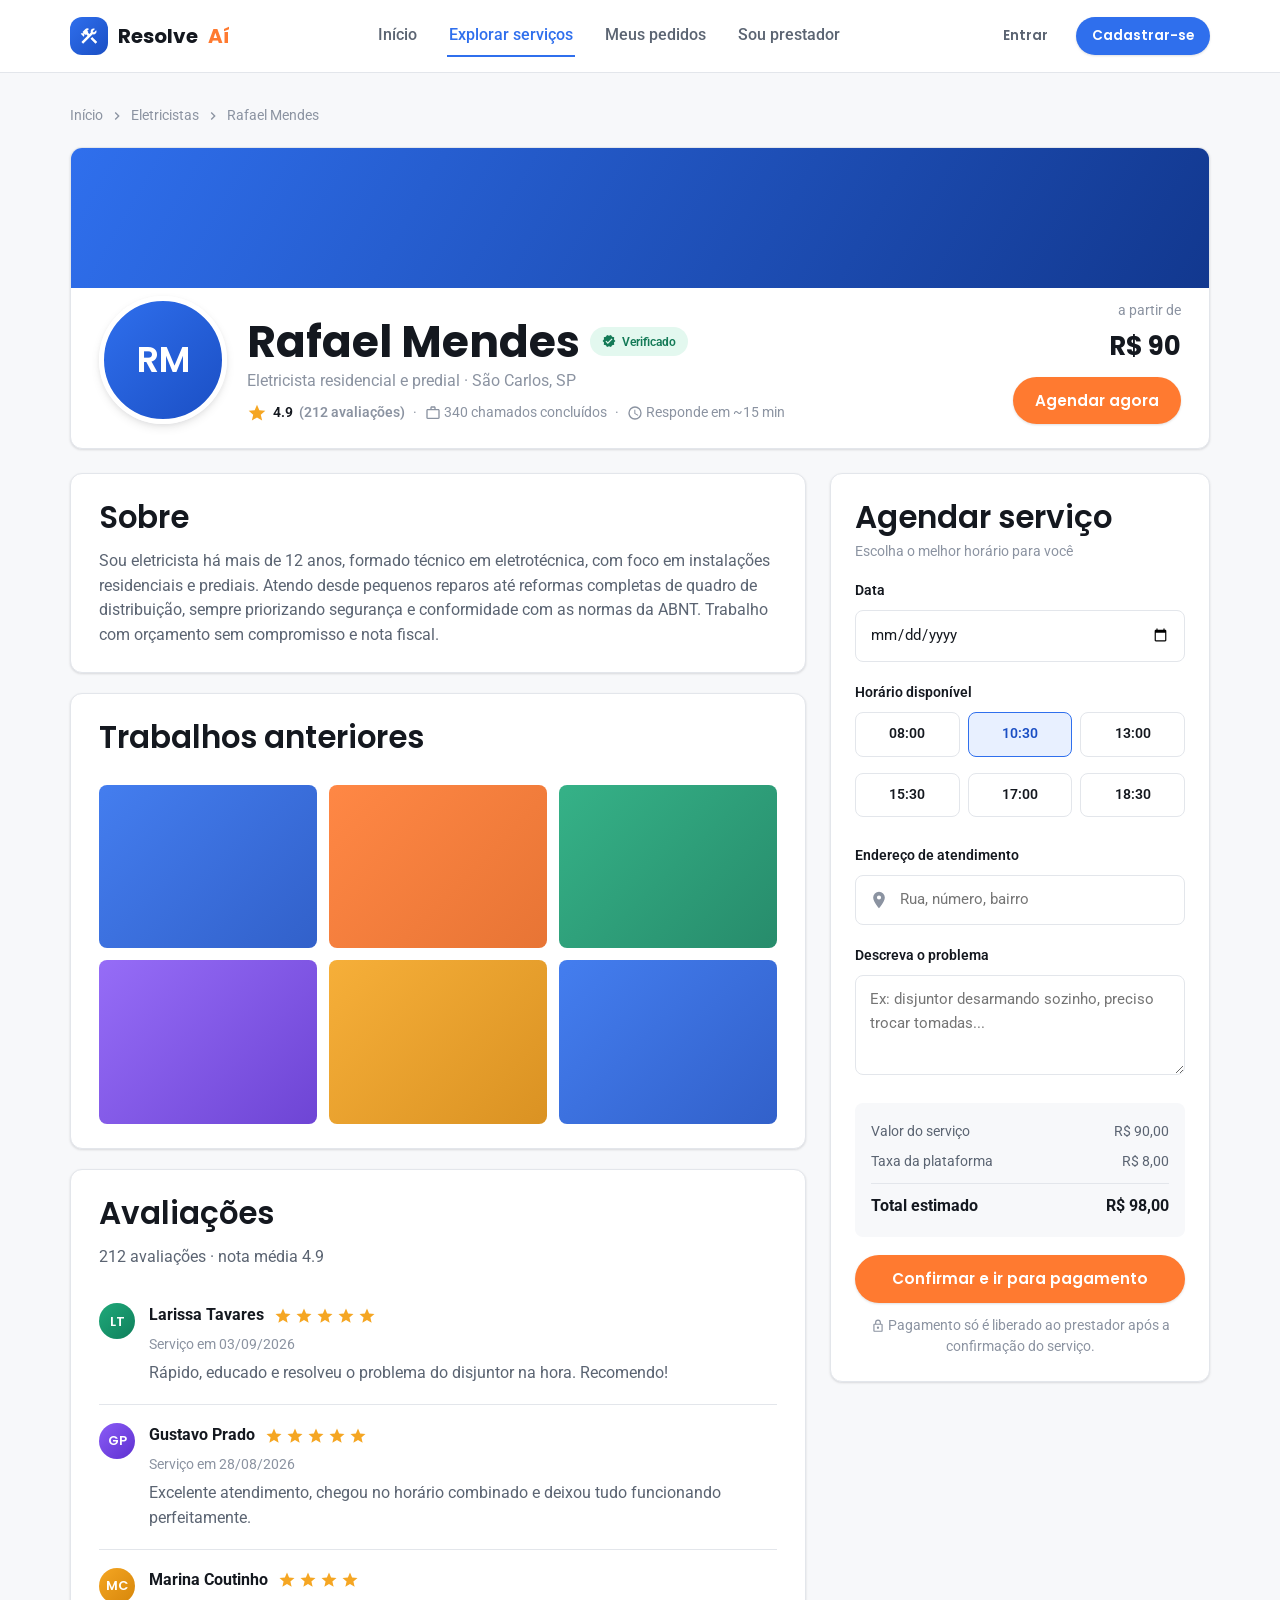
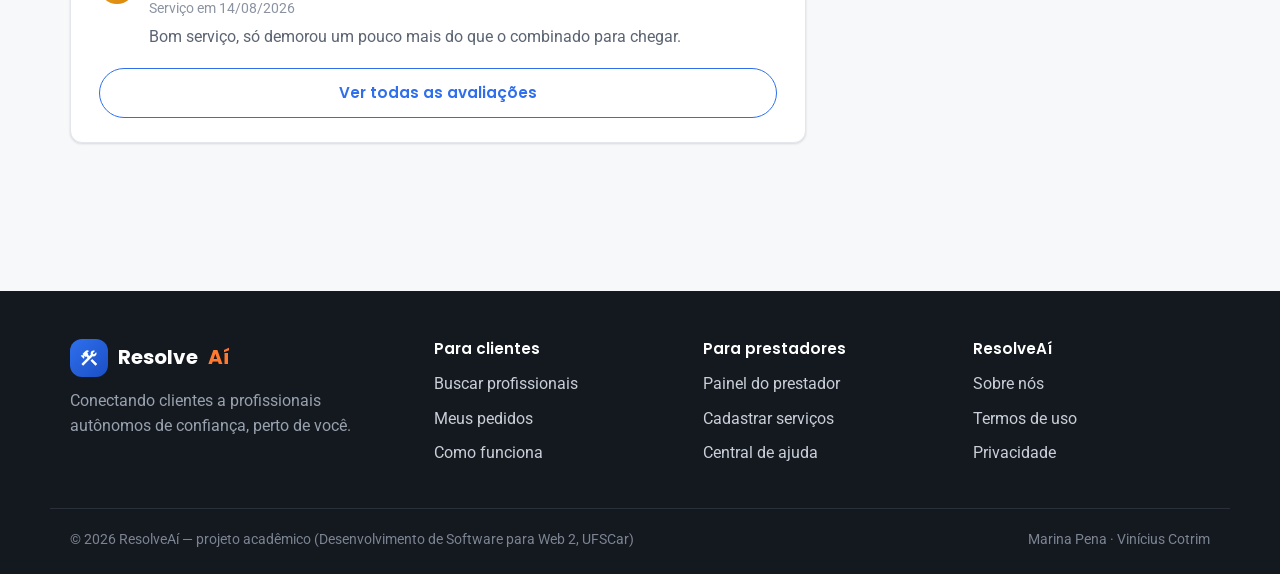
<file: perfil.html>
<!DOCTYPE html>
<html lang="pt-BR">
<head>
<meta charset="UTF-8">
<meta name="viewport" content="width=device-width, initial-scale=1.0">
<title>Rafael Mendes — Eletricista | ResolveAí</title>
<meta name="description" content="Perfil do profissional, avaliações e agendamento de serviço.">
<link rel="icon" href="data:image/svg+xml,<svg xmlns=%22http://www.w3.org/2000/svg%22 viewBox=%220 0 100 100%22><rect width=%22100%22 height=%22100%22 rx=%2222%22 fill=%22%232F6FED%22/><text x=%2250%22 y=%2266%22 font-size=%2258%22 text-anchor=%22middle%22 fill=%22white%22 font-family=%22Arial%22>R</text></svg>">
<link rel="preconnect" href="https://fonts.googleapis.com">
<link rel="preconnect" href="https://fonts.gstatic.com" crossorigin>
<link href="https://fonts.googleapis.com/css2?family=Poppins:wght@600;700&family=Roboto:wght@400;500;700&display=swap" rel="stylesheet">
<link rel="stylesheet" href="css/base.css">
<link rel="stylesheet" href="css/perfil.css">
</head>
<body>
<svg style="position:absolute; width:0; height:0; overflow:hidden" aria-hidden="true" focusable="false">
<symbol id="icon-plus" viewBox="0 0 24 24"><path d="M19,13H13V19H11V13H5V11H11V5H13V11H19V13Z" /></symbol>
<symbol id="icon-arrow-right" viewBox="0 0 24 24"><path d="M4,11V13H16L10.5,18.5L11.92,19.92L19.84,12L11.92,4.08L10.5,5.5L16,11H4Z" /></symbol>
<symbol id="icon-lightning-bolt" viewBox="0 0 24 24"><path d="M11 15H6L13 1V9H18L11 23V15Z" /></symbol>
<symbol id="icon-calendar" viewBox="0 0 24 24"><path d="M19,19H5V8H19M16,1V3H8V1H6V3H5C3.89,3 3,3.89 3,5V19A2,2 0 0,0 5,21H19A2,2 0 0,0 21,19V5C21,3.89 20.1,3 19,3H18V1M17,12H12V17H17V12Z" /></symbol>
<symbol id="icon-table-chair" viewBox="0 0 24 24"><path d="M12 22H6A2 2 0 0 1 8 20V8H2V5H16V8H10V20A2 2 0 0 1 12 22M22 2V22H20V15H15V22H13V14A2 2 0 0 1 15 12H20V2Z" /></symbol>
<symbol id="icon-chat-outline" viewBox="0 0 24 24"><path d="M12,3C6.5,3 2,6.58 2,11C2.05,13.15 3.06,15.17 4.75,16.5C4.75,17.1 4.33,18.67 2,21C4.37,20.89 6.64,20 8.47,18.5C9.61,18.83 10.81,19 12,19C17.5,19 22,15.42 22,11C22,6.58 17.5,3 12,3M12,17C7.58,17 4,14.31 4,11C4,7.69 7.58,5 12,5C16.42,5 20,7.69 20,11C20,14.31 16.42,17 12,17Z" /></symbol>
<symbol id="icon-check" viewBox="0 0 24 24"><path d="M21,7L9,19L3.5,13.5L4.91,12.09L9,16.17L19.59,5.59L21,7Z" /></symbol>
<symbol id="icon-chevron-left" viewBox="0 0 24 24"><path d="M15.41,16.58L10.83,12L15.41,7.41L14,6L8,12L14,18L15.41,16.58Z" /></symbol>
<symbol id="icon-chevron-right" viewBox="0 0 24 24"><path d="M8.59,16.58L13.17,12L8.59,7.41L10,6L16,12L10,18L8.59,16.58Z" /></symbol>
<symbol id="icon-broom" viewBox="0 0 24 24"><path d="M19.36,2.72L20.78,4.14L15.06,9.85C16.13,11.39 16.28,13.24 15.38,14.44L9.06,8.12C10.26,7.22 12.11,7.37 13.65,8.44L19.36,2.72M5.93,17.57C3.92,15.56 2.69,13.16 2.35,10.92L7.23,8.83L14.67,16.27L12.58,21.15C10.34,20.81 7.94,19.58 5.93,17.57Z" /></symbol>
<symbol id="icon-close" viewBox="0 0 24 24"><path d="M19,6.41L17.59,5L12,10.59L6.41,5L5,6.41L10.59,12L5,17.59L6.41,19L12,13.41L17.59,19L19,17.59L13.41,12L19,6.41Z" /></symbol>
<symbol id="icon-credit-card-outline" viewBox="0 0 24 24"><path d="M20,8H4V6H20M20,18H4V12H20M20,4H4C2.89,4 2,4.89 2,6V18A2,2 0 0,0 4,20H20A2,2 0 0,0 22,18V6C22,4.89 21.1,4 20,4Z" /></symbol>
<symbol id="icon-file-document-outline" viewBox="0 0 24 24"><path d="M6,2A2,2 0 0,0 4,4V20A2,2 0 0,0 6,22H18A2,2 0 0,0 20,20V8L14,2H6M6,4H13V9H18V20H6V4M8,12V14H16V12H8M8,16V18H13V16H8Z" /></symbol>
<symbol id="icon-format-paint" viewBox="0 0 24 24"><path d="M18,4V3A1,1 0 0,0 17,2H5A1,1 0 0,0 4,3V7A1,1 0 0,0 5,8H17A1,1 0 0,0 18,7V6H19V10H9V21A1,1 0 0,0 10,22H12A1,1 0 0,0 13,21V12H21V4H18Z" /></symbol>
<symbol id="icon-hammer-wrench" viewBox="0 0 24 24"><path d="M13.78 15.3L19.78 21.3L21.89 19.14L15.89 13.14L13.78 15.3M17.5 10.1C17.11 10.1 16.69 10.05 16.36 9.91L4.97 21.25L2.86 19.14L10.27 11.74L8.5 9.96L7.78 10.66L6.33 9.25V12.11L5.63 12.81L2.11 9.25L2.81 8.55H5.62L4.22 7.14L7.78 3.58C8.95 2.41 10.83 2.41 12 3.58L9.89 5.74L11.3 7.14L10.59 7.85L12.38 9.63L14.2 7.75C14.06 7.42 14 7 14 6.63C14 4.66 15.56 3.11 17.5 3.11C18.09 3.11 18.61 3.25 19.08 3.53L16.41 6.2L17.91 7.7L20.58 5.03C20.86 5.5 21 6 21 6.63C21 8.55 19.45 10.1 17.5 10.1Z" /></symbol>
<symbol id="icon-map-marker" viewBox="0 0 24 24"><path d="M12,11.5A2.5,2.5 0 0,1 9.5,9A2.5,2.5 0 0,1 12,6.5A2.5,2.5 0 0,1 14.5,9A2.5,2.5 0 0,1 12,11.5M12,2A7,7 0 0,0 5,9C5,14.25 12,22 12,22C12,22 19,14.25 19,9A7,7 0 0,0 12,2Z" /></symbol>
<symbol id="icon-lock-outline" viewBox="0 0 24 24"><path d="M12,17C10.89,17 10,16.1 10,15C10,13.89 10.89,13 12,13A2,2 0 0,1 14,15A2,2 0 0,1 12,17M18,20V10H6V20H18M18,8A2,2 0 0,1 20,10V20A2,2 0 0,1 18,22H6C4.89,22 4,21.1 4,20V10C4,8.89 4.89,8 6,8H7V6A5,5 0 0,1 12,1A5,5 0 0,1 17,6V8H18M12,3A3,3 0 0,0 9,6V8H15V6A3,3 0 0,0 12,3Z" /></symbol>
<symbol id="icon-map-outline" viewBox="0 0 24 24"><path d="M20.5,3L20.34,3.03L15,5.1L9,3L3.36,4.9C3.15,4.97 3,5.15 3,5.38V20.5A0.5,0.5 0 0,0 3.5,21L3.66,20.97L9,18.9L15,21L20.64,19.1C20.85,19.03 21,18.85 21,18.62V3.5A0.5,0.5 0 0,0 20.5,3M10,5.47L14,6.87V18.53L10,17.13V5.47M5,6.46L8,5.45V17.15L5,18.31V6.46M19,17.54L16,18.55V6.86L19,5.7V17.54Z" /></symbol>
<symbol id="icon-menu" viewBox="0 0 24 24"><path d="M3,6H21V8H3V6M3,11H21V13H3V11M3,16H21V18H3V16Z" /></symbol>
<symbol id="icon-cash-multiple" viewBox="0 0 24 24"><path d="M5,6H23V18H5V6M14,9A3,3 0 0,1 17,12A3,3 0 0,1 14,15A3,3 0 0,1 11,12A3,3 0 0,1 14,9M9,8A2,2 0 0,1 7,10V14A2,2 0 0,1 9,16H19A2,2 0 0,1 21,14V10A2,2 0 0,1 19,8H9M1,10H3V20H19V22H1V10Z" /></symbol>
<symbol id="icon-clipboard-clock-outline" viewBox="0 0 24 24"><path d="M21 11.11V5C21 3.9 20.11 3 19 3H14.82C14.4 1.84 13.3 1 12 1S9.6 1.84 9.18 3H5C3.9 3 3 3.9 3 5V19C3 20.11 3.9 21 5 21H11.11C12.37 22.24 14.09 23 16 23C19.87 23 23 19.87 23 16C23 14.09 22.24 12.37 21 11.11M12 3C12.55 3 13 3.45 13 4S12.55 5 12 5 11 4.55 11 4 11.45 3 12 3M5 19V5H7V7H17V5H19V9.68C18.09 9.25 17.08 9 16 9C12.13 9 9 12.13 9 16C9 17.08 9.25 18.09 9.68 19H5M16 21C13.24 21 11 18.76 11 16S13.24 11 16 11 21 13.24 21 16 18.76 21 16 21M16.5 16.25L19.36 17.94L18.61 19.16L15 17V12H16.5V16.25Z" /></symbol>
<symbol id="icon-pipe-wrench" viewBox="0 0 24 24"><path d="M16.17 5.63L14.06 7.78L11.91 5.63L16.17 1.41L19.69 4.92C20.86 6.09 20.86 8 19.69 9.19L16.17 5.63M4.83 12.7L7 14.81L10.5 11.3L8.39 9.19L4.83 12.7M15.47 7.78L19 11.3L17.58 12.7L16.88 12L6.23 22.59L3.42 19.78L11.91 11.3L7.69 7.03L9.8 4.92L14.06 9.19L15.47 7.78Z" /></symbol>
<symbol id="icon-qrcode" viewBox="0 0 24 24"><path d="M3,11H5V13H3V11M11,5H13V9H11V5M9,11H13V15H11V13H9V11M15,11H17V13H19V11H21V13H19V15H21V19H19V21H17V19H13V21H11V17H15V15H17V13H15V11M19,19V15H17V19H19M15,3H21V9H15V3M17,5V7H19V5H17M3,3H9V9H3V3M5,5V7H7V5H5M3,15H9V21H3V15M5,17V19H7V17H5Z" /></symbol>
<symbol id="icon-clock-outline" viewBox="0 0 24 24"><path d="M12,20A8,8 0 0,0 20,12A8,8 0 0,0 12,4A8,8 0 0,0 4,12A8,8 0 0,0 12,20M12,2A10,10 0 0,1 22,12A10,10 0 0,1 12,22C6.47,22 2,17.5 2,12A10,10 0 0,1 12,2M12.5,7V12.25L17,14.92L16.25,16.15L11,13V7H12.5Z" /></symbol>
<symbol id="icon-magnify" viewBox="0 0 24 24"><path d="M9.5,3A6.5,6.5 0 0,1 16,9.5C16,11.11 15.41,12.59 14.44,13.73L14.71,14H15.5L20.5,19L19,20.5L14,15.5V14.71L13.73,14.44C12.59,15.41 11.11,16 9.5,16A6.5,6.5 0 0,1 3,9.5A6.5,6.5 0 0,1 9.5,3M9.5,5C7,5 5,7 5,9.5C5,12 7,14 9.5,14C12,14 14,12 14,9.5C14,7 12,5 9.5,5Z" /></symbol>
<symbol id="icon-star" viewBox="0 0 24 24"><path d="M12,17.27L18.18,21L16.54,13.97L22,9.24L14.81,8.62L12,2L9.19,8.62L2,9.24L7.45,13.97L5.82,21L12,17.27Z" /></symbol>
<symbol id="icon-checkbox-marked-circle-outline" viewBox="0 0 24 24"><path d="M20,12A8,8 0 0,1 12,20A8,8 0 0,1 4,12A8,8 0 0,1 12,4C12.76,4 13.5,4.11 14.2,4.31L15.77,2.74C14.61,2.26 13.34,2 12,2A10,10 0 0,0 2,12A10,10 0 0,0 12,22A10,10 0 0,0 22,12M7.91,10.08L6.5,11.5L11,16L21,6L19.59,4.58L11,13.17L7.91,10.08Z" /></symbol>
<symbol id="icon-tune" viewBox="0 0 24 24"><path d="M3,17V19H9V17H3M3,5V7H13V5H3M13,21V19H21V17H13V15H11V21H13M7,9V11H3V13H7V15H9V9H7M21,13V11H11V13H21M15,9H17V7H21V5H17V3H15V9Z" /></symbol>
<symbol id="icon-check-decagram" viewBox="0 0 24 24"><path d="M23,12L20.56,9.22L20.9,5.54L17.29,4.72L15.4,1.54L12,3L8.6,1.54L6.71,4.72L3.1,5.53L3.44,9.21L1,12L3.44,14.78L3.1,18.47L6.71,19.29L8.6,22.47L12,21L15.4,22.46L17.29,19.28L20.9,18.46L20.56,14.78L23,12M10,17L6,13L7.41,11.59L10,14.17L16.59,7.58L18,9L10,17Z" /></symbol>
<symbol id="icon-briefcase-outline" viewBox="0 0 24 24"><path d="M20,6C20.58,6 21.05,6.2 21.42,6.59C21.8,7 22,7.45 22,8V19C22,19.55 21.8,20 21.42,20.41C21.05,20.8 20.58,21 20,21H4C3.42,21 2.95,20.8 2.58,20.41C2.2,20 2,19.55 2,19V8C2,7.45 2.2,7 2.58,6.59C2.95,6.2 3.42,6 4,6H8V4C8,3.42 8.2,2.95 8.58,2.58C8.95,2.2 9.42,2 10,2H14C14.58,2 15.05,2.2 15.42,2.58C15.8,2.95 16,3.42 16,4V6H20M4,8V19H20V8H4M14,6V4H10V6H14Z" /></symbol>
<symbol id="icon-flower" viewBox="0 0 24 24"><path d="M3,13A9,9 0 0,0 12,22C12,17 7.97,13 3,13M12,5.5A2.5,2.5 0 0,1 14.5,8A2.5,2.5 0 0,1 12,10.5A2.5,2.5 0 0,1 9.5,8A2.5,2.5 0 0,1 12,5.5M5.6,10.25A2.5,2.5 0 0,0 8.1,12.75C8.63,12.75 9.12,12.58 9.5,12.31C9.5,12.37 9.5,12.43 9.5,12.5A2.5,2.5 0 0,0 12,15A2.5,2.5 0 0,0 14.5,12.5C14.5,12.43 14.5,12.37 14.5,12.31C14.88,12.58 15.37,12.75 15.9,12.75C17.28,12.75 18.4,11.63 18.4,10.25C18.4,9.25 17.81,8.4 16.97,8C17.81,7.6 18.4,6.74 18.4,5.75C18.4,4.37 17.28,3.25 15.9,3.25C15.37,3.25 14.88,3.41 14.5,3.69C14.5,3.63 14.5,3.56 14.5,3.5A2.5,2.5 0 0,0 12,1A2.5,2.5 0 0,0 9.5,3.5C9.5,3.56 9.5,3.63 9.5,3.69C9.12,3.41 8.63,3.25 8.1,3.25A2.5,2.5 0 0,0 5.6,5.75C5.6,6.74 6.19,7.6 7.03,8C6.19,8.4 5.6,9.25 5.6,10.25M12,22A9,9 0 0,0 21,13C16,13 12,17 12,22Z" /></symbol>
<symbol id="icon-check-circle" viewBox="0 0 24 24"><path d="M12 2C6.5 2 2 6.5 2 12S6.5 22 12 22 22 17.5 22 12 17.5 2 12 2M10 17L5 12L6.41 10.59L10 14.17L17.59 6.58L19 8L10 17Z" /></symbol>
</svg>
<a href="#main" class="skip-link">Pular para o conteúdo</a>

<header class="navbar">
  <div class="container">
    <a href="index.html" class="brand">
      <svg class="icon brand-mark" aria-hidden="true"><use href="#icon-hammer-wrench"></use></svg>
      Resolve<span>Aí</span>
    </a>

    <nav class="nav-links" id="navLinks">
      <a href="index.html">Início</a>
      <a href="catalogo.html" class="active">Explorar serviços</a>
      <a href="pedidos.html">Meus pedidos</a>
      <a href="prestador-painel.html">Sou prestador</a>
      <div class="nav-links-auth">
        <a href="pedidos.html" class="btn btn-ghost btn-sm">Entrar</a>
        <a href="catalogo.html" class="btn btn-primary btn-sm">Cadastrar-se</a>
      </div>
    </nav>

    <div class="nav-actions">
      <a href="pedidos.html" class="btn btn-ghost btn-sm">Entrar</a>
      <a href="catalogo.html" class="btn btn-primary btn-sm">Cadastrar-se</a>
      <button class="nav-toggle" id="navToggle" aria-label="Abrir menu" aria-expanded="false">
        <svg class="icon" aria-hidden="true"><use href="#icon-menu"></use></svg>
      </button>
    </div>
  </div>
</header>

<main id="main">
  <div class="container page-pad">

    <nav class="breadcrumb" aria-label="breadcrumb">
      <a href="index.html">Início</a>
      <svg class="icon" aria-hidden="true" style="width:16px; height:16px"><use href="#icon-chevron-right"></use></svg>
      <a href="catalogo.html">Eletricistas</a>
      <svg class="icon" aria-hidden="true" style="width:16px; height:16px"><use href="#icon-chevron-right"></use></svg>
      <span>Rafael Mendes</span>
    </nav>

    <!-- CABEÇALHO DO PERFIL -->
    <section class="profile-header card">
      <div class="profile-banner"></div>
      <div class="profile-header-body">
        <div class="avatar avatar-xl avatar-c1 profile-avatar">RM</div>
        <div class="profile-header-info">
          <div class="profile-title-row">
            <h1>Rafael Mendes</h1>
            <span class="badge badge-success"><svg class="icon" aria-hidden="true" style="width:14px; height:14px"><use href="#icon-check-decagram"></use></svg> Verificado</span>
          </div>
          <p class="text-muted">Eletricista residencial e predial · São Carlos, SP</p>
          <div class="profile-stats">
            <span class="rating-inline"><svg class="icon" aria-hidden="true" style="color:var(--color-warning)"><use href="#icon-star"></use></svg> 4.9 <span class="text-muted">(212 avaliações)</span></span>
            <span class="text-muted">·</span>
            <span class="text-muted"><svg class="icon" aria-hidden="true" style="vertical-align:text-bottom; width:16px; height:16px"><use href="#icon-briefcase-outline"></use></svg> 340 chamados concluídos</span>
            <span class="text-muted">·</span>
            <span class="text-muted"><svg class="icon" aria-hidden="true" style="vertical-align:text-bottom; width:16px; height:16px"><use href="#icon-clock-outline"></use></svg> Responde em ~15 min</span>
          </div>
        </div>
        <div class="profile-header-cta">
          <span class="text-muted text-small">a partir de</span>
          <strong class="provider-price">R$ 90</strong>
          <a href="#agendamento" class="btn btn-accent btn-block">Agendar agora</a>
        </div>
      </div>
    </section>

    <div class="profile-layout">

      <!-- COLUNA PRINCIPAL -->
      <div class="profile-main">

        <section class="card profile-section">
          <h2>Sobre</h2>
          <p>Sou eletricista há mais de 12 anos, formado técnico em eletrotécnica, com foco em instalações residenciais e prediais. Atendo desde pequenos reparos até reformas completas de quadro de distribuição, sempre priorizando segurança e conformidade com as normas da ABNT. Trabalho com orçamento sem compromisso e nota fiscal.</p>
        </section>

        <section class="card profile-section">
          <div class="section-heading" style="margin-bottom:16px">
            <h2>Trabalhos anteriores</h2>
          </div>
          <div class="gallery-grid">
            <div class="gallery-item avatar-c1"></div>
            <div class="gallery-item avatar-c2"></div>
            <div class="gallery-item avatar-c3"></div>
            <div class="gallery-item avatar-c4"></div>
            <div class="gallery-item avatar-c5"></div>
            <div class="gallery-item avatar-c1"></div>
          </div>
        </section>

        <section class="card profile-section">
          <div class="section-heading" style="margin-bottom:16px">
            <div>
              <h2>Avaliações</h2>
              <p>212 avaliações · nota média 4.9</p>
            </div>
          </div>

          <article class="review">
            <div class="avatar avatar-sm avatar-c3">LT</div>
            <div class="review-body">
              <div class="review-top">
                <strong>Larissa Tavares</strong>
                <span class="stars"><svg class="icon" aria-hidden="true"><use href="#icon-star"></use></svg><svg class="icon" aria-hidden="true"><use href="#icon-star"></use></svg><svg class="icon" aria-hidden="true"><use href="#icon-star"></use></svg><svg class="icon" aria-hidden="true"><use href="#icon-star"></use></svg><svg class="icon" aria-hidden="true"><use href="#icon-star"></use></svg></span>
              </div>
              <p class="text-muted text-small">Serviço em 03/09/2026</p>
              <p>Rápido, educado e resolveu o problema do disjuntor na hora. Recomendo!</p>
            </div>
          </article>

          <article class="review">
            <div class="avatar avatar-sm avatar-c4">GP</div>
            <div class="review-body">
              <div class="review-top">
                <strong>Gustavo Prado</strong>
                <span class="stars"><svg class="icon" aria-hidden="true"><use href="#icon-star"></use></svg><svg class="icon" aria-hidden="true"><use href="#icon-star"></use></svg><svg class="icon" aria-hidden="true"><use href="#icon-star"></use></svg><svg class="icon" aria-hidden="true"><use href="#icon-star"></use></svg><svg class="icon" aria-hidden="true"><use href="#icon-star"></use></svg></span>
              </div>
              <p class="text-muted text-small">Serviço em 28/08/2026</p>
              <p>Excelente atendimento, chegou no horário combinado e deixou tudo funcionando perfeitamente.</p>
            </div>
          </article>

          <article class="review">
            <div class="avatar avatar-sm avatar-c5">MC</div>
            <div class="review-body">
              <div class="review-top">
                <strong>Marina Coutinho</strong>
                <span class="stars"><svg class="icon" aria-hidden="true"><use href="#icon-star"></use></svg><svg class="icon" aria-hidden="true"><use href="#icon-star"></use></svg><svg class="icon" aria-hidden="true"><use href="#icon-star"></use></svg><svg class="icon" aria-hidden="true"><use href="#icon-star"></use></svg></span>
              </div>
              <p class="text-muted text-small">Serviço em 14/08/2026</p>
              <p>Bom serviço, só demorou um pouco mais do que o combinado para chegar.</p>
            </div>
          </article>

          <button class="btn btn-outline btn-block">Ver todas as avaliações</button>
        </section>
      </div>

      <!-- AGENDAMENTO -->
      <aside class="booking-card card" id="agendamento">
        <h2>Agendar serviço</h2>
        <p class="text-muted text-small">Escolha o melhor horário para você</p>

        <form class="booking-form" action="checkout.html" method="get">
          <div class="form-group">
            <label for="data">Data</label>
            <input class="form-control" type="date" id="data" name="data">
          </div>

          <div class="form-group">
            <label>Horário disponível</label>
            <div class="time-slots">
              <label class="time-slot"><input type="radio" name="horario" class="visually-hidden"> 08:00</label>
              <label class="time-slot"><input type="radio" name="horario" class="visually-hidden" checked> 10:30</label>
              <label class="time-slot"><input type="radio" name="horario" class="visually-hidden"> 13:00</label>
              <label class="time-slot"><input type="radio" name="horario" class="visually-hidden"> 15:30</label>
              <label class="time-slot"><input type="radio" name="horario" class="visually-hidden"> 17:00</label>
              <label class="time-slot"><input type="radio" name="horario" class="visually-hidden"> 18:30</label>
            </div>
          </div>

          <div class="form-group">
            <label for="endereco">Endereço de atendimento</label>
            <div class="input-icon-group">
              <svg class="icon" aria-hidden="true"><use href="#icon-map-marker"></use></svg>
              <input class="form-control" type="text" id="endereco" name="endereco" placeholder="Rua, número, bairro">
            </div>
          </div>

          <div class="form-group">
            <label for="descricao">Descreva o problema</label>
            <textarea class="form-control" id="descricao" name="descricao" placeholder="Ex: disjuntor desarmando sozinho, preciso trocar tomadas..."></textarea>
          </div>

          <div class="booking-summary">
            <div><span>Valor do serviço</span><span>R$ 90,00</span></div>
            <div><span>Taxa da plataforma</span><span>R$ 8,00</span></div>
            <div class="booking-total"><span>Total estimado</span><span>R$ 98,00</span></div>
          </div>

          <button type="submit" class="btn btn-accent btn-block">Confirmar e ir para pagamento</button>
          <p class="text-muted text-small booking-note"><svg class="icon" aria-hidden="true" style="vertical-align:text-bottom; width:14px; height:14px"><use href="#icon-lock-outline"></use></svg> Pagamento só é liberado ao prestador após a confirmação do serviço.</p>
        </form>
      </aside>

    </div>
  </div>
</main>

<footer class="footer">
  <div class="container">
    <div>
      <a href="index.html" class="brand" style="color:#fff; margin-bottom: 12px;">
        <svg class="icon brand-mark" aria-hidden="true"><use href="#icon-hammer-wrench"></use></svg>
        Resolve<span>Aí</span>
      </a>
      <p>Conectando clientes a profissionais autônomos de confiança, perto de você.</p>
    </div>
    <div>
      <h4>Para clientes</h4>
      <ul>
        <li><a href="catalogo.html">Buscar profissionais</a></li>
        <li><a href="pedidos.html">Meus pedidos</a></li>
        <li><a href="#">Como funciona</a></li>
      </ul>
    </div>
    <div>
      <h4>Para prestadores</h4>
      <ul>
        <li><a href="prestador-painel.html">Painel do prestador</a></li>
        <li><a href="#">Cadastrar serviços</a></li>
        <li><a href="#">Central de ajuda</a></li>
      </ul>
    </div>
    <div>
      <h4>ResolveAí</h4>
      <ul>
        <li><a href="#">Sobre nós</a></li>
        <li><a href="#">Termos de uso</a></li>
        <li><a href="#">Privacidade</a></li>
      </ul>
    </div>
  </div>
  <div class="footer-bottom">
    <span>© 2026 ResolveAí — projeto acadêmico (Desenvolvimento de Software para Web 2, UFSCar)</span>
    <span>Marina Pena · Vinícius Cotrim</span>
  </div>
</footer>

<script src="js/main.js"></script>
</body>
</html>
</file>
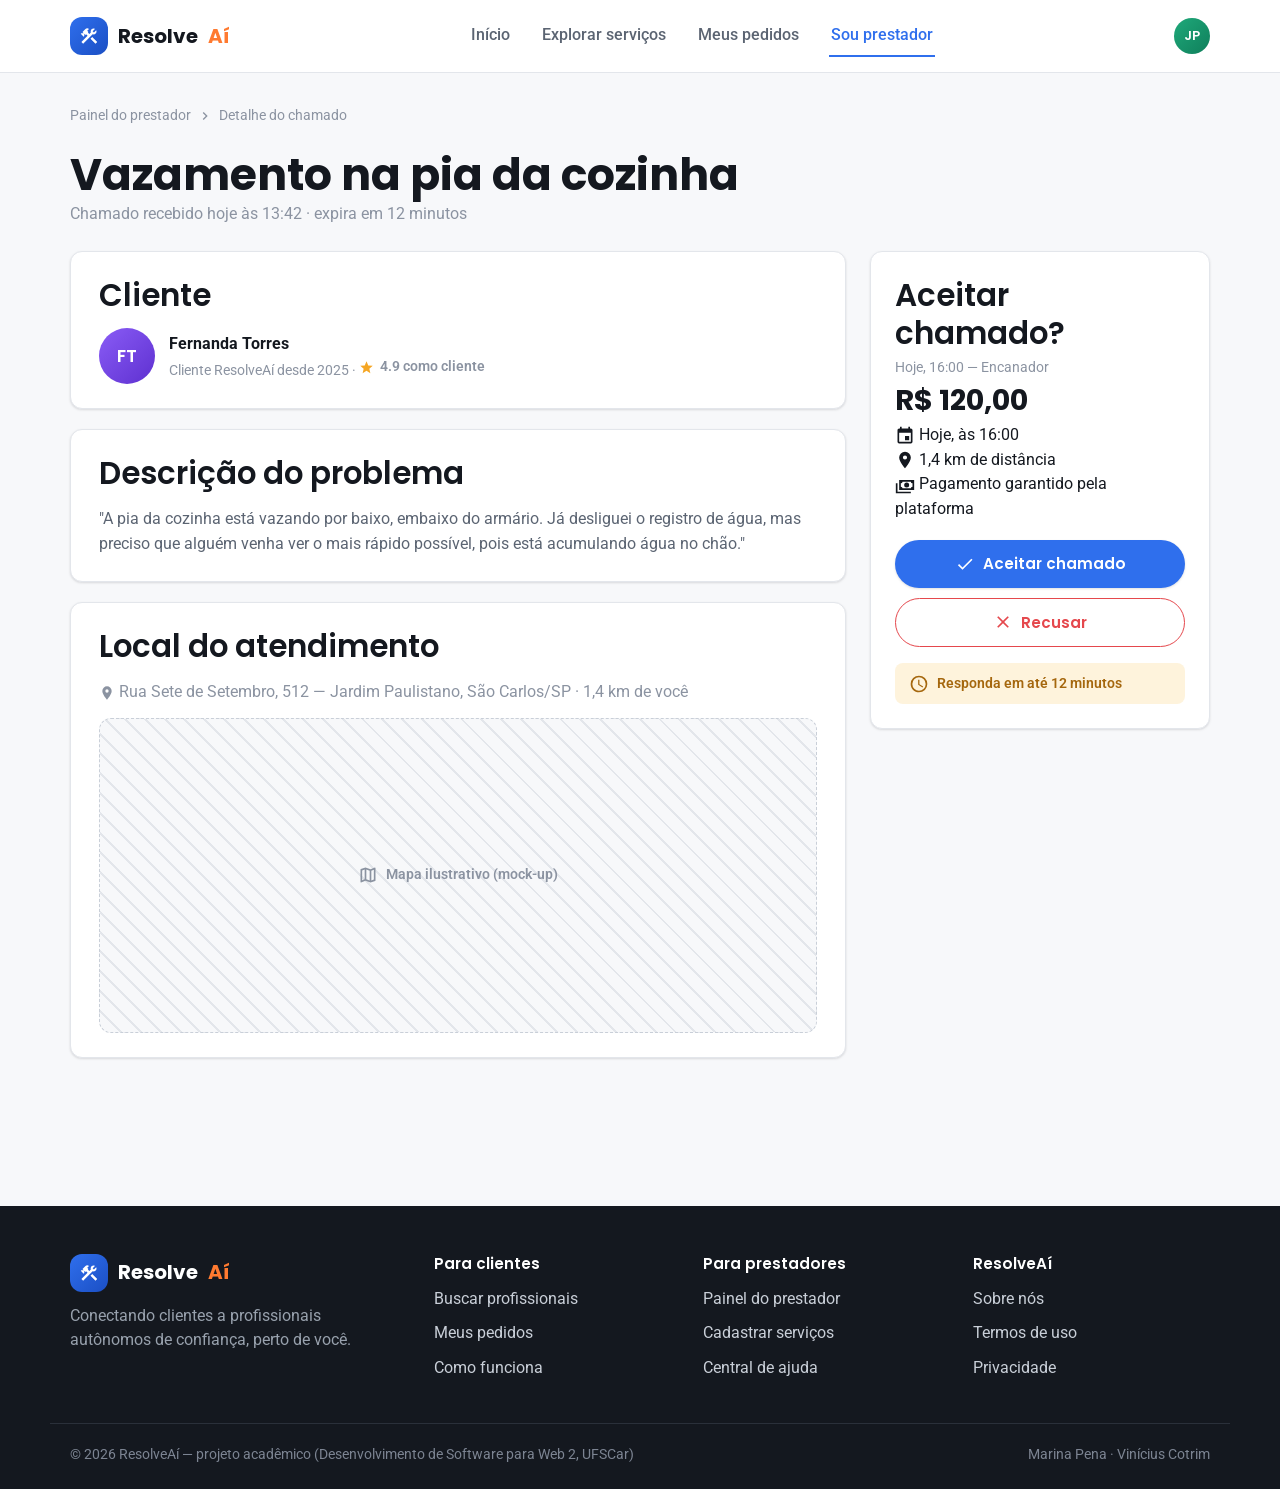
<file: prestador-chamado.html>
<!DOCTYPE html>
<html lang="pt-BR">
<head>
<meta charset="UTF-8">
<meta name="viewport" content="width=device-width, initial-scale=1.0">
<title>Detalhe do chamado — ResolveAí</title>
<meta name="description" content="Veja os detalhes do chamado e decida se vai aceitar ou recusar.">
<link rel="icon" href="data:image/svg+xml,<svg xmlns=%22http://www.w3.org/2000/svg%22 viewBox=%220 0 100 100%22><rect width=%22100%22 height=%22100%22 rx=%2222%22 fill=%22%232F6FED%22/><text x=%2250%22 y=%2266%22 font-size=%2258%22 text-anchor=%22middle%22 fill=%22white%22 font-family=%22Arial%22>R</text></svg>">
<link rel="preconnect" href="https://fonts.googleapis.com">
<link rel="preconnect" href="https://fonts.gstatic.com" crossorigin>
<link href="https://fonts.googleapis.com/css2?family=Poppins:wght@600;700&family=Roboto:wght@400;500;700&display=swap" rel="stylesheet">
<link rel="stylesheet" href="css/base.css">
<link rel="stylesheet" href="css/prestador.css">
</head>
<body>
<svg style="position:absolute; width:0; height:0; overflow:hidden" aria-hidden="true" focusable="false">
<symbol id="icon-plus" viewBox="0 0 24 24"><path d="M19,13H13V19H11V13H5V11H11V5H13V11H19V13Z" /></symbol>
<symbol id="icon-arrow-right" viewBox="0 0 24 24"><path d="M4,11V13H16L10.5,18.5L11.92,19.92L19.84,12L11.92,4.08L10.5,5.5L16,11H4Z" /></symbol>
<symbol id="icon-lightning-bolt" viewBox="0 0 24 24"><path d="M11 15H6L13 1V9H18L11 23V15Z" /></symbol>
<symbol id="icon-calendar" viewBox="0 0 24 24"><path d="M19,19H5V8H19M16,1V3H8V1H6V3H5C3.89,3 3,3.89 3,5V19A2,2 0 0,0 5,21H19A2,2 0 0,0 21,19V5C21,3.89 20.1,3 19,3H18V1M17,12H12V17H17V12Z" /></symbol>
<symbol id="icon-table-chair" viewBox="0 0 24 24"><path d="M12 22H6A2 2 0 0 1 8 20V8H2V5H16V8H10V20A2 2 0 0 1 12 22M22 2V22H20V15H15V22H13V14A2 2 0 0 1 15 12H20V2Z" /></symbol>
<symbol id="icon-chat-outline" viewBox="0 0 24 24"><path d="M12,3C6.5,3 2,6.58 2,11C2.05,13.15 3.06,15.17 4.75,16.5C4.75,17.1 4.33,18.67 2,21C4.37,20.89 6.64,20 8.47,18.5C9.61,18.83 10.81,19 12,19C17.5,19 22,15.42 22,11C22,6.58 17.5,3 12,3M12,17C7.58,17 4,14.31 4,11C4,7.69 7.58,5 12,5C16.42,5 20,7.69 20,11C20,14.31 16.42,17 12,17Z" /></symbol>
<symbol id="icon-check" viewBox="0 0 24 24"><path d="M21,7L9,19L3.5,13.5L4.91,12.09L9,16.17L19.59,5.59L21,7Z" /></symbol>
<symbol id="icon-chevron-left" viewBox="0 0 24 24"><path d="M15.41,16.58L10.83,12L15.41,7.41L14,6L8,12L14,18L15.41,16.58Z" /></symbol>
<symbol id="icon-chevron-right" viewBox="0 0 24 24"><path d="M8.59,16.58L13.17,12L8.59,7.41L10,6L16,12L10,18L8.59,16.58Z" /></symbol>
<symbol id="icon-broom" viewBox="0 0 24 24"><path d="M19.36,2.72L20.78,4.14L15.06,9.85C16.13,11.39 16.28,13.24 15.38,14.44L9.06,8.12C10.26,7.22 12.11,7.37 13.65,8.44L19.36,2.72M5.93,17.57C3.92,15.56 2.69,13.16 2.35,10.92L7.23,8.83L14.67,16.27L12.58,21.15C10.34,20.81 7.94,19.58 5.93,17.57Z" /></symbol>
<symbol id="icon-close" viewBox="0 0 24 24"><path d="M19,6.41L17.59,5L12,10.59L6.41,5L5,6.41L10.59,12L5,17.59L6.41,19L12,13.41L17.59,19L19,17.59L13.41,12L19,6.41Z" /></symbol>
<symbol id="icon-credit-card-outline" viewBox="0 0 24 24"><path d="M20,8H4V6H20M20,18H4V12H20M20,4H4C2.89,4 2,4.89 2,6V18A2,2 0 0,0 4,20H20A2,2 0 0,0 22,18V6C22,4.89 21.1,4 20,4Z" /></symbol>
<symbol id="icon-file-document-outline" viewBox="0 0 24 24"><path d="M6,2A2,2 0 0,0 4,4V20A2,2 0 0,0 6,22H18A2,2 0 0,0 20,20V8L14,2H6M6,4H13V9H18V20H6V4M8,12V14H16V12H8M8,16V18H13V16H8Z" /></symbol>
<symbol id="icon-format-paint" viewBox="0 0 24 24"><path d="M18,4V3A1,1 0 0,0 17,2H5A1,1 0 0,0 4,3V7A1,1 0 0,0 5,8H17A1,1 0 0,0 18,7V6H19V10H9V21A1,1 0 0,0 10,22H12A1,1 0 0,0 13,21V12H21V4H18Z" /></symbol>
<symbol id="icon-hammer-wrench" viewBox="0 0 24 24"><path d="M13.78 15.3L19.78 21.3L21.89 19.14L15.89 13.14L13.78 15.3M17.5 10.1C17.11 10.1 16.69 10.05 16.36 9.91L4.97 21.25L2.86 19.14L10.27 11.74L8.5 9.96L7.78 10.66L6.33 9.25V12.11L5.63 12.81L2.11 9.25L2.81 8.55H5.62L4.22 7.14L7.78 3.58C8.95 2.41 10.83 2.41 12 3.58L9.89 5.74L11.3 7.14L10.59 7.85L12.38 9.63L14.2 7.75C14.06 7.42 14 7 14 6.63C14 4.66 15.56 3.11 17.5 3.11C18.09 3.11 18.61 3.25 19.08 3.53L16.41 6.2L17.91 7.7L20.58 5.03C20.86 5.5 21 6 21 6.63C21 8.55 19.45 10.1 17.5 10.1Z" /></symbol>
<symbol id="icon-map-marker" viewBox="0 0 24 24"><path d="M12,11.5A2.5,2.5 0 0,1 9.5,9A2.5,2.5 0 0,1 12,6.5A2.5,2.5 0 0,1 14.5,9A2.5,2.5 0 0,1 12,11.5M12,2A7,7 0 0,0 5,9C5,14.25 12,22 12,22C12,22 19,14.25 19,9A7,7 0 0,0 12,2Z" /></symbol>
<symbol id="icon-lock-outline" viewBox="0 0 24 24"><path d="M12,17C10.89,17 10,16.1 10,15C10,13.89 10.89,13 12,13A2,2 0 0,1 14,15A2,2 0 0,1 12,17M18,20V10H6V20H18M18,8A2,2 0 0,1 20,10V20A2,2 0 0,1 18,22H6C4.89,22 4,21.1 4,20V10C4,8.89 4.89,8 6,8H7V6A5,5 0 0,1 12,1A5,5 0 0,1 17,6V8H18M12,3A3,3 0 0,0 9,6V8H15V6A3,3 0 0,0 12,3Z" /></symbol>
<symbol id="icon-map-outline" viewBox="0 0 24 24"><path d="M20.5,3L20.34,3.03L15,5.1L9,3L3.36,4.9C3.15,4.97 3,5.15 3,5.38V20.5A0.5,0.5 0 0,0 3.5,21L3.66,20.97L9,18.9L15,21L20.64,19.1C20.85,19.03 21,18.85 21,18.62V3.5A0.5,0.5 0 0,0 20.5,3M10,5.47L14,6.87V18.53L10,17.13V5.47M5,6.46L8,5.45V17.15L5,18.31V6.46M19,17.54L16,18.55V6.86L19,5.7V17.54Z" /></symbol>
<symbol id="icon-menu" viewBox="0 0 24 24"><path d="M3,6H21V8H3V6M3,11H21V13H3V11M3,16H21V18H3V16Z" /></symbol>
<symbol id="icon-cash-multiple" viewBox="0 0 24 24"><path d="M5,6H23V18H5V6M14,9A3,3 0 0,1 17,12A3,3 0 0,1 14,15A3,3 0 0,1 11,12A3,3 0 0,1 14,9M9,8A2,2 0 0,1 7,10V14A2,2 0 0,1 9,16H19A2,2 0 0,1 21,14V10A2,2 0 0,1 19,8H9M1,10H3V20H19V22H1V10Z" /></symbol>
<symbol id="icon-clipboard-clock-outline" viewBox="0 0 24 24"><path d="M21 11.11V5C21 3.9 20.11 3 19 3H14.82C14.4 1.84 13.3 1 12 1S9.6 1.84 9.18 3H5C3.9 3 3 3.9 3 5V19C3 20.11 3.9 21 5 21H11.11C12.37 22.24 14.09 23 16 23C19.87 23 23 19.87 23 16C23 14.09 22.24 12.37 21 11.11M12 3C12.55 3 13 3.45 13 4S12.55 5 12 5 11 4.55 11 4 11.45 3 12 3M5 19V5H7V7H17V5H19V9.68C18.09 9.25 17.08 9 16 9C12.13 9 9 12.13 9 16C9 17.08 9.25 18.09 9.68 19H5M16 21C13.24 21 11 18.76 11 16S13.24 11 16 11 21 13.24 21 16 18.76 21 16 21M16.5 16.25L19.36 17.94L18.61 19.16L15 17V12H16.5V16.25Z" /></symbol>
<symbol id="icon-pipe-wrench" viewBox="0 0 24 24"><path d="M16.17 5.63L14.06 7.78L11.91 5.63L16.17 1.41L19.69 4.92C20.86 6.09 20.86 8 19.69 9.19L16.17 5.63M4.83 12.7L7 14.81L10.5 11.3L8.39 9.19L4.83 12.7M15.47 7.78L19 11.3L17.58 12.7L16.88 12L6.23 22.59L3.42 19.78L11.91 11.3L7.69 7.03L9.8 4.92L14.06 9.19L15.47 7.78Z" /></symbol>
<symbol id="icon-qrcode" viewBox="0 0 24 24"><path d="M3,11H5V13H3V11M11,5H13V9H11V5M9,11H13V15H11V13H9V11M15,11H17V13H19V11H21V13H19V15H21V19H19V21H17V19H13V21H11V17H15V15H17V13H15V11M19,19V15H17V19H19M15,3H21V9H15V3M17,5V7H19V5H17M3,3H9V9H3V3M5,5V7H7V5H5M3,15H9V21H3V15M5,17V19H7V17H5Z" /></symbol>
<symbol id="icon-clock-outline" viewBox="0 0 24 24"><path d="M12,20A8,8 0 0,0 20,12A8,8 0 0,0 12,4A8,8 0 0,0 4,12A8,8 0 0,0 12,20M12,2A10,10 0 0,1 22,12A10,10 0 0,1 12,22C6.47,22 2,17.5 2,12A10,10 0 0,1 12,2M12.5,7V12.25L17,14.92L16.25,16.15L11,13V7H12.5Z" /></symbol>
<symbol id="icon-magnify" viewBox="0 0 24 24"><path d="M9.5,3A6.5,6.5 0 0,1 16,9.5C16,11.11 15.41,12.59 14.44,13.73L14.71,14H15.5L20.5,19L19,20.5L14,15.5V14.71L13.73,14.44C12.59,15.41 11.11,16 9.5,16A6.5,6.5 0 0,1 3,9.5A6.5,6.5 0 0,1 9.5,3M9.5,5C7,5 5,7 5,9.5C5,12 7,14 9.5,14C12,14 14,12 14,9.5C14,7 12,5 9.5,5Z" /></symbol>
<symbol id="icon-star" viewBox="0 0 24 24"><path d="M12,17.27L18.18,21L16.54,13.97L22,9.24L14.81,8.62L12,2L9.19,8.62L2,9.24L7.45,13.97L5.82,21L12,17.27Z" /></symbol>
<symbol id="icon-checkbox-marked-circle-outline" viewBox="0 0 24 24"><path d="M20,12A8,8 0 0,1 12,20A8,8 0 0,1 4,12A8,8 0 0,1 12,4C12.76,4 13.5,4.11 14.2,4.31L15.77,2.74C14.61,2.26 13.34,2 12,2A10,10 0 0,0 2,12A10,10 0 0,0 12,22A10,10 0 0,0 22,12M7.91,10.08L6.5,11.5L11,16L21,6L19.59,4.58L11,13.17L7.91,10.08Z" /></symbol>
<symbol id="icon-tune" viewBox="0 0 24 24"><path d="M3,17V19H9V17H3M3,5V7H13V5H3M13,21V19H21V17H13V15H11V21H13M7,9V11H3V13H7V15H9V9H7M21,13V11H11V13H21M15,9H17V7H21V5H17V3H15V9Z" /></symbol>
<symbol id="icon-check-decagram" viewBox="0 0 24 24"><path d="M23,12L20.56,9.22L20.9,5.54L17.29,4.72L15.4,1.54L12,3L8.6,1.54L6.71,4.72L3.1,5.53L3.44,9.21L1,12L3.44,14.78L3.1,18.47L6.71,19.29L8.6,22.47L12,21L15.4,22.46L17.29,19.28L20.9,18.46L20.56,14.78L23,12M10,17L6,13L7.41,11.59L10,14.17L16.59,7.58L18,9L10,17Z" /></symbol>
<symbol id="icon-briefcase-outline" viewBox="0 0 24 24"><path d="M20,6C20.58,6 21.05,6.2 21.42,6.59C21.8,7 22,7.45 22,8V19C22,19.55 21.8,20 21.42,20.41C21.05,20.8 20.58,21 20,21H4C3.42,21 2.95,20.8 2.58,20.41C2.2,20 2,19.55 2,19V8C2,7.45 2.2,7 2.58,6.59C2.95,6.2 3.42,6 4,6H8V4C8,3.42 8.2,2.95 8.58,2.58C8.95,2.2 9.42,2 10,2H14C14.58,2 15.05,2.2 15.42,2.58C15.8,2.95 16,3.42 16,4V6H20M4,8V19H20V8H4M14,6V4H10V6H14Z" /></symbol>
<symbol id="icon-flower" viewBox="0 0 24 24"><path d="M3,13A9,9 0 0,0 12,22C12,17 7.97,13 3,13M12,5.5A2.5,2.5 0 0,1 14.5,8A2.5,2.5 0 0,1 12,10.5A2.5,2.5 0 0,1 9.5,8A2.5,2.5 0 0,1 12,5.5M5.6,10.25A2.5,2.5 0 0,0 8.1,12.75C8.63,12.75 9.12,12.58 9.5,12.31C9.5,12.37 9.5,12.43 9.5,12.5A2.5,2.5 0 0,0 12,15A2.5,2.5 0 0,0 14.5,12.5C14.5,12.43 14.5,12.37 14.5,12.31C14.88,12.58 15.37,12.75 15.9,12.75C17.28,12.75 18.4,11.63 18.4,10.25C18.4,9.25 17.81,8.4 16.97,8C17.81,7.6 18.4,6.74 18.4,5.75C18.4,4.37 17.28,3.25 15.9,3.25C15.37,3.25 14.88,3.41 14.5,3.69C14.5,3.63 14.5,3.56 14.5,3.5A2.5,2.5 0 0,0 12,1A2.5,2.5 0 0,0 9.5,3.5C9.5,3.56 9.5,3.63 9.5,3.69C9.12,3.41 8.63,3.25 8.1,3.25A2.5,2.5 0 0,0 5.6,5.75C5.6,6.74 6.19,7.6 7.03,8C6.19,8.4 5.6,9.25 5.6,10.25M12,22A9,9 0 0,0 21,13C16,13 12,17 12,22Z" /></symbol>
<symbol id="icon-check-circle" viewBox="0 0 24 24"><path d="M12 2C6.5 2 2 6.5 2 12S6.5 22 12 22 22 17.5 22 12 17.5 2 12 2M10 17L5 12L6.41 10.59L10 14.17L17.59 6.58L19 8L10 17Z" /></symbol>
</svg>
<a href="#main" class="skip-link">Pular para o conteúdo</a>

<header class="navbar">
  <div class="container">
    <a href="index.html" class="brand">
      <svg class="icon brand-mark" aria-hidden="true"><use href="#icon-hammer-wrench"></use></svg>
      Resolve<span>Aí</span>
    </a>

    <nav class="nav-links" id="navLinks">
      <a href="index.html">Início</a>
      <a href="catalogo.html">Explorar serviços</a>
      <a href="pedidos.html">Meus pedidos</a>
      <a href="prestador-painel.html" class="active">Sou prestador</a>
    </nav>

    <div class="nav-actions">
      <div class="avatar avatar-sm avatar-c3">JP</div>
      <button class="nav-toggle" id="navToggle" aria-label="Abrir menu" aria-expanded="false">
        <svg class="icon" aria-hidden="true"><use href="#icon-menu"></use></svg>
      </button>
    </div>
  </div>
</header>

<main id="main">
  <div class="container page-pad">

    <nav class="breadcrumb" aria-label="breadcrumb">
      <a href="prestador-painel.html">Painel do prestador</a>
      <svg class="icon" aria-hidden="true" style="width:16px; height:16px"><use href="#icon-chevron-right"></use></svg>
      <span>Detalhe do chamado</span>
    </nav>

    <h1>Vazamento na pia da cozinha</h1>
    <p class="text-muted" style="margin-bottom:24px">Chamado recebido hoje às 13:42 · expira em 12 minutos</p>

    <div class="call-detail-layout">

      <div>
        <section class="card call-detail-section">
          <h2>Cliente</h2>
          <div class="client-summary">
            <div class="avatar avatar-md avatar-c4">FT</div>
            <div>
              <strong>Fernanda Torres</strong>
              <p class="text-muted text-small">Cliente ResolveAí desde 2025 · <span class="rating-inline"><svg class="icon" aria-hidden="true" style="color:var(--color-warning); width:15px; height:15px"><use href="#icon-star"></use></svg> 4.9 como cliente</span></p>
            </div>
          </div>
        </section>

        <section class="card call-detail-section">
          <h2>Descrição do problema</h2>
          <p>"A pia da cozinha está vazando por baixo, embaixo do armário. Já desliguei o registro de água, mas preciso que alguém venha ver o mais rápido possível, pois está acumulando água no chão."</p>
        </section>

        <section class="card call-detail-section">
          <h2>Local do atendimento</h2>
          <p class="text-muted" style="margin-bottom:14px"><svg class="icon" aria-hidden="true" style="vertical-align:text-bottom; width:16px; height:16px"><use href="#icon-map-marker"></use></svg> Rua Sete de Setembro, 512 — Jardim Paulistano, São Carlos/SP · 1,4 km de você</p>
          <div class="map-placeholder">
            <svg class="icon" aria-hidden="true"><use href="#icon-map-outline"></use></svg>
            Mapa ilustrativo (mock-up)
          </div>
        </section>
      </div>

      <!-- DECISÃO -->
      <aside class="card decision-card">
        <h2>Aceitar chamado?</h2>
        <p class="text-muted text-small">Hoje, 16:00 — Encanador</p>
        <strong class="decision-price">R$ 120,00</strong>

        <ul class="detail-list">
          <li><svg class="icon" aria-hidden="true"><use href="#icon-calendar"></use></svg> Hoje, às 16:00</li>
          <li><svg class="icon" aria-hidden="true"><use href="#icon-map-marker"></use></svg> 1,4 km de distância</li>
          <li><svg class="icon" aria-hidden="true"><use href="#icon-cash-multiple"></use></svg> Pagamento garantido pela plataforma</li>
        </ul>

        <div class="decision-buttons">
          <button class="btn btn-primary btn-block" type="button" onclick="window.location.href='prestador-painel.html'">
            <svg class="icon" aria-hidden="true"><use href="#icon-check"></use></svg> Aceitar chamado
          </button>
          <button class="btn btn-danger-outline btn-block" type="button" onclick="window.location.href='prestador-painel.html'">
            <svg class="icon" aria-hidden="true"><use href="#icon-close"></use></svg> Recusar
          </button>
        </div>

        <div class="decision-timer">
          <svg class="icon" aria-hidden="true"><use href="#icon-clock-outline"></use></svg>
          Responda em até 12 minutos
        </div>
      </aside>

    </div>
  </div>
</main>

<footer class="footer">
  <div class="container">
    <div>
      <a href="index.html" class="brand" style="color:#fff; margin-bottom: 12px;">
        <svg class="icon brand-mark" aria-hidden="true"><use href="#icon-hammer-wrench"></use></svg>
        Resolve<span>Aí</span>
      </a>
      <p>Conectando clientes a profissionais autônomos de confiança, perto de você.</p>
    </div>
    <div>
      <h4>Para clientes</h4>
      <ul>
        <li><a href="catalogo.html">Buscar profissionais</a></li>
        <li><a href="pedidos.html">Meus pedidos</a></li>
        <li><a href="#">Como funciona</a></li>
      </ul>
    </div>
    <div>
      <h4>Para prestadores</h4>
      <ul>
        <li><a href="prestador-painel.html">Painel do prestador</a></li>
        <li><a href="#">Cadastrar serviços</a></li>
        <li><a href="#">Central de ajuda</a></li>
      </ul>
    </div>
    <div>
      <h4>ResolveAí</h4>
      <ul>
        <li><a href="#">Sobre nós</a></li>
        <li><a href="#">Termos de uso</a></li>
        <li><a href="#">Privacidade</a></li>
      </ul>
    </div>
  </div>
  <div class="footer-bottom">
    <span>© 2026 ResolveAí — projeto acadêmico (Desenvolvimento de Software para Web 2, UFSCar)</span>
    <span>Marina Pena · Vinícius Cotrim</span>
  </div>
</footer>

<script src="js/main.js"></script>
</body>
</html>
</file>
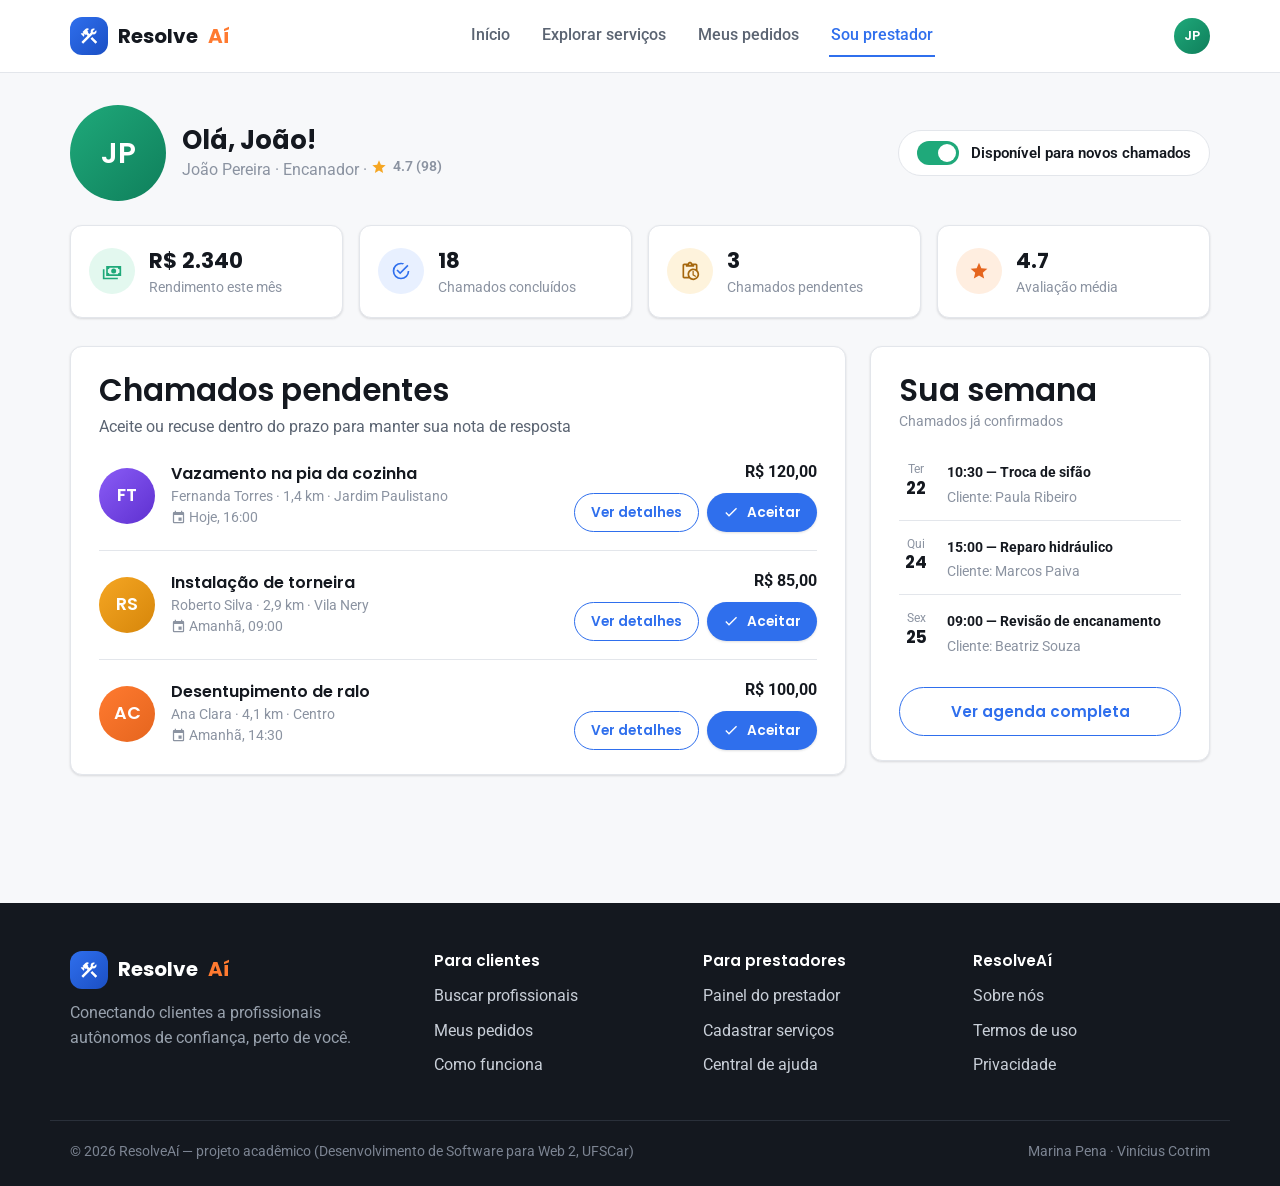
<file: prestador-painel.html>
<!DOCTYPE html>
<html lang="pt-BR">
<head>
<meta charset="UTF-8">
<meta name="viewport" content="width=device-width, initial-scale=1.0">
<title>Painel do Prestador — ResolveAí</title>
<meta name="description" content="Gerencie sua agenda, aceite chamados e acompanhe seus rendimentos.">
<link rel="icon" href="data:image/svg+xml,<svg xmlns=%22http://www.w3.org/2000/svg%22 viewBox=%220 0 100 100%22><rect width=%22100%22 height=%22100%22 rx=%2222%22 fill=%22%232F6FED%22/><text x=%2250%22 y=%2266%22 font-size=%2258%22 text-anchor=%22middle%22 fill=%22white%22 font-family=%22Arial%22>R</text></svg>">
<link rel="preconnect" href="https://fonts.googleapis.com">
<link rel="preconnect" href="https://fonts.gstatic.com" crossorigin>
<link href="https://fonts.googleapis.com/css2?family=Poppins:wght@600;700&family=Roboto:wght@400;500;700&display=swap" rel="stylesheet">
<link rel="stylesheet" href="css/base.css">
<link rel="stylesheet" href="css/prestador.css">
</head>
<body>
<svg style="position:absolute; width:0; height:0; overflow:hidden" aria-hidden="true" focusable="false">
<symbol id="icon-plus" viewBox="0 0 24 24"><path d="M19,13H13V19H11V13H5V11H11V5H13V11H19V13Z" /></symbol>
<symbol id="icon-arrow-right" viewBox="0 0 24 24"><path d="M4,11V13H16L10.5,18.5L11.92,19.92L19.84,12L11.92,4.08L10.5,5.5L16,11H4Z" /></symbol>
<symbol id="icon-lightning-bolt" viewBox="0 0 24 24"><path d="M11 15H6L13 1V9H18L11 23V15Z" /></symbol>
<symbol id="icon-calendar" viewBox="0 0 24 24"><path d="M19,19H5V8H19M16,1V3H8V1H6V3H5C3.89,3 3,3.89 3,5V19A2,2 0 0,0 5,21H19A2,2 0 0,0 21,19V5C21,3.89 20.1,3 19,3H18V1M17,12H12V17H17V12Z" /></symbol>
<symbol id="icon-table-chair" viewBox="0 0 24 24"><path d="M12 22H6A2 2 0 0 1 8 20V8H2V5H16V8H10V20A2 2 0 0 1 12 22M22 2V22H20V15H15V22H13V14A2 2 0 0 1 15 12H20V2Z" /></symbol>
<symbol id="icon-chat-outline" viewBox="0 0 24 24"><path d="M12,3C6.5,3 2,6.58 2,11C2.05,13.15 3.06,15.17 4.75,16.5C4.75,17.1 4.33,18.67 2,21C4.37,20.89 6.64,20 8.47,18.5C9.61,18.83 10.81,19 12,19C17.5,19 22,15.42 22,11C22,6.58 17.5,3 12,3M12,17C7.58,17 4,14.31 4,11C4,7.69 7.58,5 12,5C16.42,5 20,7.69 20,11C20,14.31 16.42,17 12,17Z" /></symbol>
<symbol id="icon-check" viewBox="0 0 24 24"><path d="M21,7L9,19L3.5,13.5L4.91,12.09L9,16.17L19.59,5.59L21,7Z" /></symbol>
<symbol id="icon-chevron-left" viewBox="0 0 24 24"><path d="M15.41,16.58L10.83,12L15.41,7.41L14,6L8,12L14,18L15.41,16.58Z" /></symbol>
<symbol id="icon-chevron-right" viewBox="0 0 24 24"><path d="M8.59,16.58L13.17,12L8.59,7.41L10,6L16,12L10,18L8.59,16.58Z" /></symbol>
<symbol id="icon-broom" viewBox="0 0 24 24"><path d="M19.36,2.72L20.78,4.14L15.06,9.85C16.13,11.39 16.28,13.24 15.38,14.44L9.06,8.12C10.26,7.22 12.11,7.37 13.65,8.44L19.36,2.72M5.93,17.57C3.92,15.56 2.69,13.16 2.35,10.92L7.23,8.83L14.67,16.27L12.58,21.15C10.34,20.81 7.94,19.58 5.93,17.57Z" /></symbol>
<symbol id="icon-close" viewBox="0 0 24 24"><path d="M19,6.41L17.59,5L12,10.59L6.41,5L5,6.41L10.59,12L5,17.59L6.41,19L12,13.41L17.59,19L19,17.59L13.41,12L19,6.41Z" /></symbol>
<symbol id="icon-credit-card-outline" viewBox="0 0 24 24"><path d="M20,8H4V6H20M20,18H4V12H20M20,4H4C2.89,4 2,4.89 2,6V18A2,2 0 0,0 4,20H20A2,2 0 0,0 22,18V6C22,4.89 21.1,4 20,4Z" /></symbol>
<symbol id="icon-file-document-outline" viewBox="0 0 24 24"><path d="M6,2A2,2 0 0,0 4,4V20A2,2 0 0,0 6,22H18A2,2 0 0,0 20,20V8L14,2H6M6,4H13V9H18V20H6V4M8,12V14H16V12H8M8,16V18H13V16H8Z" /></symbol>
<symbol id="icon-format-paint" viewBox="0 0 24 24"><path d="M18,4V3A1,1 0 0,0 17,2H5A1,1 0 0,0 4,3V7A1,1 0 0,0 5,8H17A1,1 0 0,0 18,7V6H19V10H9V21A1,1 0 0,0 10,22H12A1,1 0 0,0 13,21V12H21V4H18Z" /></symbol>
<symbol id="icon-hammer-wrench" viewBox="0 0 24 24"><path d="M13.78 15.3L19.78 21.3L21.89 19.14L15.89 13.14L13.78 15.3M17.5 10.1C17.11 10.1 16.69 10.05 16.36 9.91L4.97 21.25L2.86 19.14L10.27 11.74L8.5 9.96L7.78 10.66L6.33 9.25V12.11L5.63 12.81L2.11 9.25L2.81 8.55H5.62L4.22 7.14L7.78 3.58C8.95 2.41 10.83 2.41 12 3.58L9.89 5.74L11.3 7.14L10.59 7.85L12.38 9.63L14.2 7.75C14.06 7.42 14 7 14 6.63C14 4.66 15.56 3.11 17.5 3.11C18.09 3.11 18.61 3.25 19.08 3.53L16.41 6.2L17.91 7.7L20.58 5.03C20.86 5.5 21 6 21 6.63C21 8.55 19.45 10.1 17.5 10.1Z" /></symbol>
<symbol id="icon-map-marker" viewBox="0 0 24 24"><path d="M12,11.5A2.5,2.5 0 0,1 9.5,9A2.5,2.5 0 0,1 12,6.5A2.5,2.5 0 0,1 14.5,9A2.5,2.5 0 0,1 12,11.5M12,2A7,7 0 0,0 5,9C5,14.25 12,22 12,22C12,22 19,14.25 19,9A7,7 0 0,0 12,2Z" /></symbol>
<symbol id="icon-lock-outline" viewBox="0 0 24 24"><path d="M12,17C10.89,17 10,16.1 10,15C10,13.89 10.89,13 12,13A2,2 0 0,1 14,15A2,2 0 0,1 12,17M18,20V10H6V20H18M18,8A2,2 0 0,1 20,10V20A2,2 0 0,1 18,22H6C4.89,22 4,21.1 4,20V10C4,8.89 4.89,8 6,8H7V6A5,5 0 0,1 12,1A5,5 0 0,1 17,6V8H18M12,3A3,3 0 0,0 9,6V8H15V6A3,3 0 0,0 12,3Z" /></symbol>
<symbol id="icon-map-outline" viewBox="0 0 24 24"><path d="M20.5,3L20.34,3.03L15,5.1L9,3L3.36,4.9C3.15,4.97 3,5.15 3,5.38V20.5A0.5,0.5 0 0,0 3.5,21L3.66,20.97L9,18.9L15,21L20.64,19.1C20.85,19.03 21,18.85 21,18.62V3.5A0.5,0.5 0 0,0 20.5,3M10,5.47L14,6.87V18.53L10,17.13V5.47M5,6.46L8,5.45V17.15L5,18.31V6.46M19,17.54L16,18.55V6.86L19,5.7V17.54Z" /></symbol>
<symbol id="icon-menu" viewBox="0 0 24 24"><path d="M3,6H21V8H3V6M3,11H21V13H3V11M3,16H21V18H3V16Z" /></symbol>
<symbol id="icon-cash-multiple" viewBox="0 0 24 24"><path d="M5,6H23V18H5V6M14,9A3,3 0 0,1 17,12A3,3 0 0,1 14,15A3,3 0 0,1 11,12A3,3 0 0,1 14,9M9,8A2,2 0 0,1 7,10V14A2,2 0 0,1 9,16H19A2,2 0 0,1 21,14V10A2,2 0 0,1 19,8H9M1,10H3V20H19V22H1V10Z" /></symbol>
<symbol id="icon-clipboard-clock-outline" viewBox="0 0 24 24"><path d="M21 11.11V5C21 3.9 20.11 3 19 3H14.82C14.4 1.84 13.3 1 12 1S9.6 1.84 9.18 3H5C3.9 3 3 3.9 3 5V19C3 20.11 3.9 21 5 21H11.11C12.37 22.24 14.09 23 16 23C19.87 23 23 19.87 23 16C23 14.09 22.24 12.37 21 11.11M12 3C12.55 3 13 3.45 13 4S12.55 5 12 5 11 4.55 11 4 11.45 3 12 3M5 19V5H7V7H17V5H19V9.68C18.09 9.25 17.08 9 16 9C12.13 9 9 12.13 9 16C9 17.08 9.25 18.09 9.68 19H5M16 21C13.24 21 11 18.76 11 16S13.24 11 16 11 21 13.24 21 16 18.76 21 16 21M16.5 16.25L19.36 17.94L18.61 19.16L15 17V12H16.5V16.25Z" /></symbol>
<symbol id="icon-pipe-wrench" viewBox="0 0 24 24"><path d="M16.17 5.63L14.06 7.78L11.91 5.63L16.17 1.41L19.69 4.92C20.86 6.09 20.86 8 19.69 9.19L16.17 5.63M4.83 12.7L7 14.81L10.5 11.3L8.39 9.19L4.83 12.7M15.47 7.78L19 11.3L17.58 12.7L16.88 12L6.23 22.59L3.42 19.78L11.91 11.3L7.69 7.03L9.8 4.92L14.06 9.19L15.47 7.78Z" /></symbol>
<symbol id="icon-qrcode" viewBox="0 0 24 24"><path d="M3,11H5V13H3V11M11,5H13V9H11V5M9,11H13V15H11V13H9V11M15,11H17V13H19V11H21V13H19V15H21V19H19V21H17V19H13V21H11V17H15V15H17V13H15V11M19,19V15H17V19H19M15,3H21V9H15V3M17,5V7H19V5H17M3,3H9V9H3V3M5,5V7H7V5H5M3,15H9V21H3V15M5,17V19H7V17H5Z" /></symbol>
<symbol id="icon-clock-outline" viewBox="0 0 24 24"><path d="M12,20A8,8 0 0,0 20,12A8,8 0 0,0 12,4A8,8 0 0,0 4,12A8,8 0 0,0 12,20M12,2A10,10 0 0,1 22,12A10,10 0 0,1 12,22C6.47,22 2,17.5 2,12A10,10 0 0,1 12,2M12.5,7V12.25L17,14.92L16.25,16.15L11,13V7H12.5Z" /></symbol>
<symbol id="icon-magnify" viewBox="0 0 24 24"><path d="M9.5,3A6.5,6.5 0 0,1 16,9.5C16,11.11 15.41,12.59 14.44,13.73L14.71,14H15.5L20.5,19L19,20.5L14,15.5V14.71L13.73,14.44C12.59,15.41 11.11,16 9.5,16A6.5,6.5 0 0,1 3,9.5A6.5,6.5 0 0,1 9.5,3M9.5,5C7,5 5,7 5,9.5C5,12 7,14 9.5,14C12,14 14,12 14,9.5C14,7 12,5 9.5,5Z" /></symbol>
<symbol id="icon-star" viewBox="0 0 24 24"><path d="M12,17.27L18.18,21L16.54,13.97L22,9.24L14.81,8.62L12,2L9.19,8.62L2,9.24L7.45,13.97L5.82,21L12,17.27Z" /></symbol>
<symbol id="icon-checkbox-marked-circle-outline" viewBox="0 0 24 24"><path d="M20,12A8,8 0 0,1 12,20A8,8 0 0,1 4,12A8,8 0 0,1 12,4C12.76,4 13.5,4.11 14.2,4.31L15.77,2.74C14.61,2.26 13.34,2 12,2A10,10 0 0,0 2,12A10,10 0 0,0 12,22A10,10 0 0,0 22,12M7.91,10.08L6.5,11.5L11,16L21,6L19.59,4.58L11,13.17L7.91,10.08Z" /></symbol>
<symbol id="icon-tune" viewBox="0 0 24 24"><path d="M3,17V19H9V17H3M3,5V7H13V5H3M13,21V19H21V17H13V15H11V21H13M7,9V11H3V13H7V15H9V9H7M21,13V11H11V13H21M15,9H17V7H21V5H17V3H15V9Z" /></symbol>
<symbol id="icon-check-decagram" viewBox="0 0 24 24"><path d="M23,12L20.56,9.22L20.9,5.54L17.29,4.72L15.4,1.54L12,3L8.6,1.54L6.71,4.72L3.1,5.53L3.44,9.21L1,12L3.44,14.78L3.1,18.47L6.71,19.29L8.6,22.47L12,21L15.4,22.46L17.29,19.28L20.9,18.46L20.56,14.78L23,12M10,17L6,13L7.41,11.59L10,14.17L16.59,7.58L18,9L10,17Z" /></symbol>
<symbol id="icon-briefcase-outline" viewBox="0 0 24 24"><path d="M20,6C20.58,6 21.05,6.2 21.42,6.59C21.8,7 22,7.45 22,8V19C22,19.55 21.8,20 21.42,20.41C21.05,20.8 20.58,21 20,21H4C3.42,21 2.95,20.8 2.58,20.41C2.2,20 2,19.55 2,19V8C2,7.45 2.2,7 2.58,6.59C2.95,6.2 3.42,6 4,6H8V4C8,3.42 8.2,2.95 8.58,2.58C8.95,2.2 9.42,2 10,2H14C14.58,2 15.05,2.2 15.42,2.58C15.8,2.95 16,3.42 16,4V6H20M4,8V19H20V8H4M14,6V4H10V6H14Z" /></symbol>
<symbol id="icon-flower" viewBox="0 0 24 24"><path d="M3,13A9,9 0 0,0 12,22C12,17 7.97,13 3,13M12,5.5A2.5,2.5 0 0,1 14.5,8A2.5,2.5 0 0,1 12,10.5A2.5,2.5 0 0,1 9.5,8A2.5,2.5 0 0,1 12,5.5M5.6,10.25A2.5,2.5 0 0,0 8.1,12.75C8.63,12.75 9.12,12.58 9.5,12.31C9.5,12.37 9.5,12.43 9.5,12.5A2.5,2.5 0 0,0 12,15A2.5,2.5 0 0,0 14.5,12.5C14.5,12.43 14.5,12.37 14.5,12.31C14.88,12.58 15.37,12.75 15.9,12.75C17.28,12.75 18.4,11.63 18.4,10.25C18.4,9.25 17.81,8.4 16.97,8C17.81,7.6 18.4,6.74 18.4,5.75C18.4,4.37 17.28,3.25 15.9,3.25C15.37,3.25 14.88,3.41 14.5,3.69C14.5,3.63 14.5,3.56 14.5,3.5A2.5,2.5 0 0,0 12,1A2.5,2.5 0 0,0 9.5,3.5C9.5,3.56 9.5,3.63 9.5,3.69C9.12,3.41 8.63,3.25 8.1,3.25A2.5,2.5 0 0,0 5.6,5.75C5.6,6.74 6.19,7.6 7.03,8C6.19,8.4 5.6,9.25 5.6,10.25M12,22A9,9 0 0,0 21,13C16,13 12,17 12,22Z" /></symbol>
<symbol id="icon-check-circle" viewBox="0 0 24 24"><path d="M12 2C6.5 2 2 6.5 2 12S6.5 22 12 22 22 17.5 22 12 17.5 2 12 2M10 17L5 12L6.41 10.59L10 14.17L17.59 6.58L19 8L10 17Z" /></symbol>
</svg>
<a href="#main" class="skip-link">Pular para o conteúdo</a>

<header class="navbar">
  <div class="container">
    <a href="index.html" class="brand">
      <svg class="icon brand-mark" aria-hidden="true"><use href="#icon-hammer-wrench"></use></svg>
      Resolve<span>Aí</span>
    </a>

    <nav class="nav-links" id="navLinks">
      <a href="index.html">Início</a>
      <a href="catalogo.html">Explorar serviços</a>
      <a href="pedidos.html">Meus pedidos</a>
      <a href="prestador-painel.html" class="active">Sou prestador</a>
    </nav>

    <div class="nav-actions">
      <div class="avatar avatar-sm avatar-c3">JP</div>
      <button class="nav-toggle" id="navToggle" aria-label="Abrir menu" aria-expanded="false">
        <svg class="icon" aria-hidden="true"><use href="#icon-menu"></use></svg>
      </button>
    </div>
  </div>
</header>

<main id="main">
  <div class="container page-pad">

    <!-- CABEÇALHO DO PAINEL -->
    <div class="provider-dashboard-header">
      <div class="provider-identity">
        <div class="avatar avatar-lg avatar-c3">JP</div>
        <div>
          <h1>Olá, João!</h1>
          <p class="text-muted">João Pereira · Encanador · <span class="rating-inline"><svg class="icon" aria-hidden="true" style="color:var(--color-warning); width:16px; height:16px"><use href="#icon-star"></use></svg> 4.7 (98)</span></p>
        </div>
      </div>

      <label class="availability-switch">
        <input type="checkbox" id="availabilityToggle" checked>
        <span class="switch-track"><span class="switch-thumb"></span></span>
        <span id="availabilityLabel">Disponível para novos chamados</span>
      </label>
    </div>

    <!-- ESTATÍSTICAS -->
    <div class="stats-grid">
      <div class="stat-card">
        <span class="stat-icon stat-icon-success"><svg class="icon" aria-hidden="true"><use href="#icon-cash-multiple"></use></svg></span>
        <div>
          <strong>R$ 2.340</strong>
          <p class="text-muted text-small">Rendimento este mês</p>
        </div>
      </div>
      <div class="stat-card">
        <span class="stat-icon stat-icon-info"><svg class="icon" aria-hidden="true"><use href="#icon-checkbox-marked-circle-outline"></use></svg></span>
        <div>
          <strong>18</strong>
          <p class="text-muted text-small">Chamados concluídos</p>
        </div>
      </div>
      <div class="stat-card">
        <span class="stat-icon stat-icon-warning"><svg class="icon" aria-hidden="true"><use href="#icon-clipboard-clock-outline"></use></svg></span>
        <div>
          <strong>3</strong>
          <p class="text-muted text-small">Chamados pendentes</p>
        </div>
      </div>
      <div class="stat-card">
        <span class="stat-icon stat-icon-accent"><svg class="icon" aria-hidden="true"><use href="#icon-star"></use></svg></span>
        <div>
          <strong>4.7</strong>
          <p class="text-muted text-small">Avaliação média</p>
        </div>
      </div>
    </div>

    <div class="dashboard-layout">

      <!-- CHAMADOS PENDENTES -->
      <section class="card dashboard-section">
        <div class="section-heading" style="margin-bottom:16px">
          <div>
            <h2>Chamados pendentes</h2>
            <p>Aceite ou recuse dentro do prazo para manter sua nota de resposta</p>
          </div>
        </div>

        <article class="call-card">
          <div class="avatar avatar-md avatar-c4">FT</div>
          <div class="call-info">
            <h3>Vazamento na pia da cozinha</h3>
            <p class="text-muted text-small">Fernanda Torres · 1,4 km · Jardim Paulistano</p>
            <p class="text-muted text-small"><svg class="icon" aria-hidden="true" style="vertical-align:text-bottom; width:15px; height:15px"><use href="#icon-calendar"></use></svg> Hoje, 16:00</p>
          </div>
          <div class="call-actions">
            <strong class="order-price">R$ 120,00</strong>
            <div class="call-buttons">
              <a href="prestador-chamado.html" class="btn btn-outline btn-sm">Ver detalhes</a>
              <button class="btn btn-primary btn-sm"><svg class="icon" aria-hidden="true" style="width:16px; height:16px"><use href="#icon-check"></use></svg> Aceitar</button>
            </div>
          </div>
        </article>

        <article class="call-card">
          <div class="avatar avatar-md avatar-c5">RS</div>
          <div class="call-info">
            <h3>Instalação de torneira</h3>
            <p class="text-muted text-small">Roberto Silva · 2,9 km · Vila Nery</p>
            <p class="text-muted text-small"><svg class="icon" aria-hidden="true" style="vertical-align:text-bottom; width:15px; height:15px"><use href="#icon-calendar"></use></svg> Amanhã, 09:00</p>
          </div>
          <div class="call-actions">
            <strong class="order-price">R$ 85,00</strong>
            <div class="call-buttons">
              <a href="prestador-chamado.html" class="btn btn-outline btn-sm">Ver detalhes</a>
              <button class="btn btn-primary btn-sm"><svg class="icon" aria-hidden="true" style="width:16px; height:16px"><use href="#icon-check"></use></svg> Aceitar</button>
            </div>
          </div>
        </article>

        <article class="call-card">
          <div class="avatar avatar-md avatar-c2">AC</div>
          <div class="call-info">
            <h3>Desentupimento de ralo</h3>
            <p class="text-muted text-small">Ana Clara · 4,1 km · Centro</p>
            <p class="text-muted text-small"><svg class="icon" aria-hidden="true" style="vertical-align:text-bottom; width:15px; height:15px"><use href="#icon-calendar"></use></svg> Amanhã, 14:30</p>
          </div>
          <div class="call-actions">
            <strong class="order-price">R$ 100,00</strong>
            <div class="call-buttons">
              <a href="prestador-chamado.html" class="btn btn-outline btn-sm">Ver detalhes</a>
              <button class="btn btn-primary btn-sm"><svg class="icon" aria-hidden="true" style="width:16px; height:16px"><use href="#icon-check"></use></svg> Aceitar</button>
            </div>
          </div>
        </article>
      </section>

      <!-- AGENDA -->
      <aside class="card dashboard-section agenda-card">
        <h2>Sua semana</h2>
        <p class="text-muted text-small">Chamados já confirmados</p>

        <ul class="agenda-list">
          <li>
            <span class="agenda-day">Ter<br><strong>22</strong></span>
            <div class="agenda-info">
              <strong>10:30 — Troca de sifão</strong>
              <p class="text-muted text-small">Cliente: Paula Ribeiro</p>
            </div>
          </li>
          <li>
            <span class="agenda-day">Qui<br><strong>24</strong></span>
            <div class="agenda-info">
              <strong>15:00 — Reparo hidráulico</strong>
              <p class="text-muted text-small">Cliente: Marcos Paiva</p>
            </div>
          </li>
          <li>
            <span class="agenda-day">Sex<br><strong>25</strong></span>
            <div class="agenda-info">
              <strong>09:00 — Revisão de encanamento</strong>
              <p class="text-muted text-small">Cliente: Beatriz Souza</p>
            </div>
          </li>
        </ul>

        <a href="#" class="btn btn-outline btn-block">Ver agenda completa</a>
      </aside>
    </div>

  </div>
</main>

<footer class="footer">
  <div class="container">
    <div>
      <a href="index.html" class="brand" style="color:#fff; margin-bottom: 12px;">
        <svg class="icon brand-mark" aria-hidden="true"><use href="#icon-hammer-wrench"></use></svg>
        Resolve<span>Aí</span>
      </a>
      <p>Conectando clientes a profissionais autônomos de confiança, perto de você.</p>
    </div>
    <div>
      <h4>Para clientes</h4>
      <ul>
        <li><a href="catalogo.html">Buscar profissionais</a></li>
        <li><a href="pedidos.html">Meus pedidos</a></li>
        <li><a href="#">Como funciona</a></li>
      </ul>
    </div>
    <div>
      <h4>Para prestadores</h4>
      <ul>
        <li><a href="prestador-painel.html">Painel do prestador</a></li>
        <li><a href="#">Cadastrar serviços</a></li>
        <li><a href="#">Central de ajuda</a></li>
      </ul>
    </div>
    <div>
      <h4>ResolveAí</h4>
      <ul>
        <li><a href="#">Sobre nós</a></li>
        <li><a href="#">Termos de uso</a></li>
        <li><a href="#">Privacidade</a></li>
      </ul>
    </div>
  </div>
  <div class="footer-bottom">
    <span>© 2026 ResolveAí — projeto acadêmico (Desenvolvimento de Software para Web 2, UFSCar)</span>
    <span>Marina Pena · Vinícius Cotrim</span>
  </div>
</footer>

<script src="js/main.js"></script>
</body>
</html>
</file>
<file: css/base.css>
/* ---------- Reset básico ---------- */
*,
*::before,
*::after {
  box-sizing: border-box;
}

html {
  scroll-behavior: smooth;
}

body,
h1, h2, h3, h4, h5, h6,
p, ul, ol, figure {
  margin: 0;
}

ul, ol {
  padding: 0;
  list-style: none;
}

img {
  max-width: 100%;
  display: block;
}

a {
  color: inherit;
  text-decoration: none;
}

button, input, select, textarea {
  font: inherit;
  color: inherit;
}

button {
  cursor: pointer;
  border: none;
  background: none;
}

/* ---------- Design tokens ---------- */
:root {
  /* Paleta */
  --color-primary: #2F6FED;
  --color-primary-dark: #1B4FC4;
  --color-primary-darker: #12388F;
  --color-primary-light: #E8F0FF;

  --color-accent: #FF7A30;
  --color-accent-dark: #E5651E;
  --color-accent-light: #FFEEE0;

  --color-success: #1FA97A;
  --color-success-light: #E3F8EF;

  --color-warning: #F5A623;
  --color-warning-light: #FEF3DC;

  --color-danger: #E5484D;
  --color-danger-light: #FCE8E8;

  --color-info: #2F6FED;
  --color-info-light: #E8F0FF;

  --color-text: #14181F;
  --color-text-secondary: #5B6472;
  --color-text-muted: #8B93A1;
  --color-bg: #F7F8FA;
  --color-surface: #FFFFFF;
  --color-border: #E3E6EB;
  --color-border-strong: #C9CFD8;

  --font-heading: 'Poppins', 'Roboto', sans-serif;
  --font-body: 'Roboto', 'Segoe UI', sans-serif;

  --radius-sm: 8px;
  --radius-md: 12px;
  --radius-lg: 20px;
  --radius-full: 999px;

  --shadow-sm: 0 1px 2px rgba(20, 24, 31, 0.06), 0 1px 3px rgba(20, 24, 31, 0.08);
  --shadow-md: 0 4px 10px rgba(20, 24, 31, 0.08), 0 2px 4px rgba(20, 24, 31, 0.06);
  --shadow-lg: 0 12px 28px rgba(20, 24, 31, 0.12), 0 4px 10px rgba(20, 24, 31, 0.08);

  --container-width: 1180px;
  --header-height: 72px;
}

/* ---------- Tipografia ---------- */
body {
  font-family: var(--font-body);
  color: var(--color-text);
  background-color: var(--color-bg);
  line-height: 1.55;
  -webkit-font-smoothing: antialiased;
  overflow-x: hidden;
}

h1, h2, h3, h4 {
  font-family: var(--font-heading);
  font-weight: 600;
  line-height: 1.25;
  color: var(--color-text);
}

h1 { font-size: clamp(1.9rem, 1.5rem + 1.6vw, 2.75rem); font-weight: 700; }
h2 { font-size: clamp(1.5rem, 1.3rem + 0.8vw, 2rem); }
h3 { font-size: 1.25rem; }
h4 { font-size: 1.05rem; }

p {
  color: var(--color-text-secondary);
}

small, .text-small {
  font-size: 0.85rem;
}

.text-muted { color: var(--color-text-muted); }
.text-secondary { color: var(--color-text-secondary); }
.text-accent { color: var(--color-accent); }
.text-primary { color: var(--color-primary); }

/* Ícones em SVG (sprite embutido no início de cada página) */
.icon {
  width: 20px;
  height: 20px;
  flex-shrink: 0;
  fill: currentColor;
  vertical-align: middle;
  display: inline-block;
}

/* ---------- Layout utilities ---------- */
.container {
  width: 100%;
  max-width: var(--container-width);
  margin-inline: auto;
  padding-inline: 20px;
}

.section {
  padding-block: 56px;
}

.section-heading {
  display: flex;
  align-items: baseline;
  justify-content: space-between;
  gap: 16px;
  margin-bottom: 28px;
  flex-wrap: wrap;
}

.section-heading p {
  margin-top: 6px;
}

.is-hidden {
  display: none !important;
}

.visually-hidden {
  position: absolute;
  width: 1px;
  height: 1px;
  overflow: hidden;
  clip: rect(0 0 0 0);
  white-space: nowrap;
}

.skip-link {
  position: absolute;
  left: 12px;
  top: -60px;
  background: var(--color-primary);
  color: #fff;
  padding: 10px 16px;
  border-radius: var(--radius-sm);
  z-index: 999;
  transition: top 0.2s ease;
}

.skip-link:focus {
  top: 12px;
}

/* ---------- Botões ---------- */
.btn {
  display: inline-flex;
  align-items: center;
  justify-content: center;
  gap: 8px;
  font-family: var(--font-heading);
  font-weight: 600;
  font-size: 0.95rem;
  padding: 12px 22px;
  border-radius: var(--radius-full);
  transition: transform 0.15s ease, box-shadow 0.15s ease, background-color 0.15s ease, color 0.15s ease, border-color .15s ease;
  white-space: nowrap;
}

.btn:active {
  transform: scale(0.98);
}

.btn-primary {
  background-color: var(--color-primary);
  color: #fff;
  box-shadow: var(--shadow-sm);
}

.btn-primary:hover {
  background-color: var(--color-primary-dark);
  box-shadow: var(--shadow-md);
}

.btn-accent {
  background-color: var(--color-accent);
  color: #fff;
  box-shadow: var(--shadow-sm);
}

.btn-accent:hover {
  background-color: var(--color-accent-dark);
  box-shadow: var(--shadow-md);
}

.btn-outline {
  background-color: transparent;
  color: var(--color-primary);
  border: 1.5px solid var(--color-primary);
}

.btn-outline:hover {
  background-color: var(--color-primary-light);
}

.btn-ghost {
  background-color: transparent;
  color: var(--color-text-secondary);
}

.btn-ghost:hover {
  background-color: var(--color-border);
  color: var(--color-text);
}

.btn-danger-outline {
  background-color: transparent;
  color: var(--color-danger);
  border: 1.5px solid var(--color-danger);
}

.btn-danger-outline:hover {
  background-color: var(--color-danger-light);
}

.btn-block {
  width: 100%;
}

.btn-sm {
  padding: 8px 16px;
  font-size: 0.85rem;
}

.btn-icon {
  width: 44px;
  height: 44px;
  padding: 0;
  border-radius: var(--radius-full);
  background-color: var(--color-surface);
  border: 1px solid var(--color-border);
  color: var(--color-text-secondary);
}

.btn-icon:hover {
  background-color: var(--color-border);
}

.btn:disabled {
  opacity: 0.5;
  cursor: not-allowed;
  transform: none;
}

/* ---------- Navbar ---------- */
.navbar {
  position: sticky;
  top: 0;
  z-index: 100;
  background-color: var(--color-surface);
  border-bottom: 1px solid var(--color-border);
}

.navbar .container {
  display: flex;
  align-items: center;
  justify-content: space-between;
  height: var(--header-height);
  gap: 20px;
}

.brand {
  display: flex;
  align-items: center;
  gap: 10px;
  font-family: var(--font-heading);
  font-weight: 700;
  font-size: 1.25rem;
  color: var(--color-text);
}

.brand-mark {
  box-sizing: content-box;
  display: inline-flex;
  align-items: center;
  justify-content: center;
  width: 20px;
  height: 20px;
  padding: 9px;
  border-radius: var(--radius-md);
  background: linear-gradient(135deg, var(--color-primary), var(--color-primary-dark));
  color: #fff;
}

.brand span {
  color: var(--color-accent);
}

.nav-links {
  display: flex;
  align-items: center;
  gap: 28px;
}

.nav-links a {
  font-weight: 500;
  color: var(--color-text-secondary);
  padding: 8px 2px;
  border-bottom: 2px solid transparent;
}

.nav-links a:hover,
.nav-links a.active {
  color: var(--color-primary);
  border-bottom-color: var(--color-primary);
}

.nav-actions {
  display: flex;
  align-items: center;
  gap: 12px;
}

.nav-toggle {
  display: none;
  width: 44px;
  height: 44px;
  align-items: center;
  justify-content: center;
  border-radius: var(--radius-sm);
}

.nav-toggle:hover {
  background-color: var(--color-bg);
}

/* ---------- Footer ---------- */
.footer {
  background-color: #14181F;
  color: #C9CFD8;
  padding-block: 48px 24px;
  margin-top: 64px;
}

.footer .container {
  display: grid;
  grid-template-columns: 1.4fr 1fr 1fr 1fr;
  gap: 32px;
}

.footer h4 {
  color: #fff;
  margin-bottom: 14px;
  font-size: 0.95rem;
}

.footer p {
  color: #98A1AD;
}

.footer ul li {
  margin-bottom: 10px;
}

.footer ul a {
  color: #C9CFD8;
}

.footer ul a:hover {
  color: #fff;
}

.footer-bottom {
  max-width: var(--container-width);
  margin: 32px auto 0;
  padding: 20px 20px 0;
  border-top: 1px solid #2A303A;
  color: #7C8492;
  font-size: 0.85rem;
  display: flex;
  justify-content: space-between;
  flex-wrap: wrap;
  gap: 8px;
}

/* ---------- Cards ---------- */
.card {
  background-color: var(--color-surface);
  border: 1px solid var(--color-border);
  border-radius: var(--radius-md);
  box-shadow: var(--shadow-sm);
}

/* ---------- Badges / status pills ---------- */
.badge {
  display: inline-flex;
  align-items: center;
  gap: 6px;
  font-size: 0.78rem;
  font-weight: 600;
  padding: 5px 12px;
  border-radius: var(--radius-full);
}

.badge::before {
  content: "";
  width: 7px;
  height: 7px;
  border-radius: 50%;
  background: currentColor;
}

/* Quando o badge já carrega um ícone próprio */
.badge:has(.icon)::before {
  display: none;
}

.badge-warning { background-color: var(--color-warning-light); color: #A5670E; }
.badge-info { background-color: var(--color-info-light); color: var(--color-primary-dark); }
.badge-success { background-color: var(--color-success-light); color: #147A57; }
.badge-danger { background-color: var(--color-danger-light); color: #B4292E; }

/* ---------- Avatares ---------- */
.avatar {
  display: inline-flex;
  align-items: center;
  justify-content: center;
  border-radius: 50%;
  font-family: var(--font-heading);
  font-weight: 600;
  color: #fff;
  flex-shrink: 0;
}

.avatar-sm { width: 36px; height: 36px; font-size: 0.8rem; }
.avatar-md { width: 56px; height: 56px; font-size: 1.1rem; }
.avatar-lg { width: 96px; height: 96px; font-size: 1.8rem; }
.avatar-xl { width: 128px; height: 128px; font-size: 2.2rem; }

/* cores geradas para avatares diferentes (placeholders sem foto real) */
.avatar-c1 { background: linear-gradient(135deg,#2F6FED,#1B4FC4); }
.avatar-c2 { background: linear-gradient(135deg,#FF7A30,#E5651E); }
.avatar-c3 { background: linear-gradient(135deg,#1FA97A,#0F7F5B); }
.avatar-c4 { background: linear-gradient(135deg,#8A5CF6,#5E30D0); }
.avatar-c5 { background: linear-gradient(135deg,#F5A623,#D6860A); }

/* ---------- Estrelas de avaliação ---------- */
.stars {
  display: inline-flex;
  align-items: center;
  gap: 3px;
  color: var(--color-warning);
}

.stars .icon {
  width: 18px;
  height: 18px;
}

.rating-inline {
  display: inline-flex;
  align-items: center;
  gap: 6px;
  font-weight: 600;
  font-size: 0.9rem;
}

/* ---------- Formulários ---------- */
.form-group {
  margin-bottom: 20px;
}

.form-group label {
  display: block;
  font-weight: 600;
  font-size: 0.9rem;
  margin-bottom: 8px;
  color: var(--color-text);
}

.form-control {
  width: 100%;
  padding: 12px 14px;
  border: 1.5px solid var(--color-border);
  border-radius: var(--radius-sm);
  background-color: var(--color-surface);
  font-size: 0.95rem;
  transition: border-color .15s ease, box-shadow .15s ease;
}

.form-control:focus {
  outline: none;
  border-color: var(--color-primary);
  box-shadow: 0 0 0 3px var(--color-primary-light);
}

textarea.form-control {
  resize: vertical;
  min-height: 100px;
}

.form-row {
  display: grid;
  grid-template-columns: 1fr 1fr;
  gap: 16px;
}

.input-icon-group {
  position: relative;
}

.input-icon-group .icon {
  position: absolute;
  left: 14px;
  top: 50%;
  transform: translateY(-50%);
  color: var(--color-text-muted);
}

.input-icon-group .form-control {
  padding-left: 44px;
}

.checkbox-row, .radio-row {
  display: flex;
  align-items: center;
  gap: 10px;
}

.checkbox-row input, .radio-row input {
  width: 18px;
  height: 18px;
  accent-color: var(--color-primary);
}

fieldset {
  border: none;
  padding: 0;
  margin: 0;
}

/* ---------- Tabs ---------- */
.tabs {
  display: flex;
  gap: 8px;
  border-bottom: 1px solid var(--color-border);
  margin-bottom: 24px;
  overflow-x: auto;
}

.tab-btn {
  padding: 12px 18px;
  font-weight: 600;
  color: var(--color-text-secondary);
  border-bottom: 2px solid transparent;
  white-space: nowrap;
}

.tab-btn.active {
  color: var(--color-primary);
  border-bottom-color: var(--color-primary);
}

/* ---------- Breadcrumb ---------- */
.breadcrumb {
  display: flex;
  align-items: center;
  gap: 6px;
  font-size: 0.88rem;
  color: var(--color-text-muted);
  margin-bottom: 20px;
  flex-wrap: wrap;
}

.breadcrumb a:hover {
  color: var(--color-primary);
}

/* ---------- Empty state ---------- */
.empty-state {
  text-align: center;
  padding: 48px 20px;
  color: var(--color-text-muted);
}

.empty-state .icon {
  width: 48px;
  height: 48px;
  color: var(--color-border-strong);
  margin-bottom: 12px;
}

/* ---------- Responsivo: navbar mobile ---------- */
@media (max-width: 900px) {
  .nav-links {
    position: fixed;
    top: var(--header-height);
    left: 0;
    right: 0;
    background: var(--color-surface);
    flex-direction: column;
    align-items: stretch;
    gap: 0;
    padding: 8px 20px 16px;
    border-bottom: 1px solid var(--color-border);
    transform: translateY(-8px);
    opacity: 0;
    pointer-events: none;
    transition: transform 0.2s ease, opacity 0.2s ease;
  }

  .nav-links.open {
    transform: translateY(0);
    opacity: 1;
    pointer-events: auto;
  }

  .nav-links a {
    padding: 12px 4px;
    border-bottom: 1px solid var(--color-border);
  }

  .nav-toggle {
    display: inline-flex;
  }

  .footer .container {
    grid-template-columns: 1fr 1fr;
  }
}

@media (max-width: 560px) {
  .footer .container {
    grid-template-columns: 1fr;
  }

  .form-row {
    grid-template-columns: 1fr;
  }

  /* Nas telas bem estreitas, os botões de Entrar/Cadastrar saem da
     barra de navegação (que fica só com o menu) e passam a viver
     dentro do próprio menu mobile, evitando overflow horizontal. */
  .nav-actions > a.btn {
    display: none;
  }

  .nav-links-auth {
    display: flex !important;
  }
}

.nav-links-auth {
  display: none;
  gap: 10px;
  padding-top: 12px;
  margin-top: 8px;
  border-top: 1px solid var(--color-border);
}

.nav-links-auth .btn {
  flex: 1;
}
</file>
<file: css/home.css>
/* ---------- Hero ---------- */
.hero {
  background: linear-gradient(180deg, var(--color-primary-light) 0%, var(--color-bg) 65%);
  padding-block: 56px 40px;
}

.hero-grid {
  display: grid;
  grid-template-columns: 1.1fr 0.9fr;
  gap: 48px;
  align-items: center;
}

.eyebrow {
  display: inline-flex;
  align-items: center;
  gap: 8px;
  background-color: var(--color-surface);
  border: 1px solid var(--color-border);
  padding: 6px 14px;
  border-radius: var(--radius-full);
  font-size: 0.82rem;
  font-weight: 600;
  color: var(--color-primary-dark);
  margin-bottom: 18px;
}

.eyebrow .icon {
  width: 16px;
  height: 16px;
  color: var(--color-success);
}

.hero-copy h1 {
  margin-bottom: 16px;
}

.hero-subtitle {
  font-size: 1.05rem;
  margin-bottom: 28px;
  max-width: 46ch;
}

.search-card {
  background-color: var(--color-surface);
  border: 1px solid var(--color-border);
  border-radius: var(--radius-lg);
  box-shadow: var(--shadow-md);
  padding: 14px;
  display: grid;
  grid-template-columns: 1.2fr 1fr auto;
  gap: 10px;
}

.search-field .form-control {
  border-color: transparent;
  background-color: var(--color-bg);
}

.search-field .form-control:focus {
  background-color: var(--color-surface);
}

.search-btn {
  white-space: nowrap;
}

.hero-stats {
  display: flex;
  gap: 32px;
  margin-top: 32px;
}

.hero-stats div {
  display: flex;
  flex-direction: column;
}

.hero-stats strong {
  font-family: var(--font-heading);
  font-size: 1.4rem;
  color: var(--color-text);
}

.hero-stats span {
  font-size: 0.82rem;
  color: var(--color-text-muted);
}

.hero-art {
  position: relative;
  display: flex;
  justify-content: center;
}

.hero-art-photo {
  width: 100%;
  aspect-ratio: 4 / 5;
  max-width: 380px;
  border-radius: var(--radius-lg);
  background:
    radial-gradient(circle at 30% 25%, rgba(255,255,255,0.35), transparent 45%),
    linear-gradient(150deg, var(--color-primary) 0%, var(--color-primary-darker) 100%);
  box-shadow: var(--shadow-lg);
}

.float-card {
  position: absolute;
  display: flex;
  align-items: center;
  gap: 12px;
  padding: 14px 16px;
  max-width: 240px;
  background-color: var(--color-surface);
}

.float-card p {
  font-size: 0.85rem;
  margin: 0;
}

.float-card strong {
  display: block;
  font-size: 0.85rem;
}

.float-card-top {
  top: 6%;
  left: -6%;
}

.float-card-bottom {
  bottom: 8%;
  right: -8%;
  flex-direction: column;
  align-items: flex-start;
  gap: 6px;
}

.icon-chip {
  box-sizing: content-box;
  width: 18px;
  height: 18px;
  padding: 9px;
  border-radius: 50%;
  display: inline-flex;
  align-items: center;
  justify-content: center;
  flex-shrink: 0;
}

.icon-chip-success {
  background-color: var(--color-success-light);
  color: var(--color-success);
}

/* ---------- Categorias ---------- */
.category-grid {
  display: grid;
  grid-template-columns: repeat(6, 1fr);
  gap: 16px;
}

.category-card {
  display: flex;
  flex-direction: column;
  align-items: center;
  gap: 10px;
  padding: 24px 12px;
  background-color: var(--color-surface);
  border: 1px solid var(--color-border);
  border-radius: var(--radius-md);
  text-align: center;
  font-weight: 600;
  font-size: 0.9rem;
  transition: transform 0.15s ease, box-shadow 0.15s ease, border-color 0.15s ease;
}

.category-card:hover {
  transform: translateY(-4px);
  box-shadow: var(--shadow-md);
  border-color: var(--color-primary);
}

.category-card .icon {
  box-sizing: content-box;
  width: 26px;
  height: 26px;
  padding: 15px;
  color: var(--color-primary);
  background-color: var(--color-primary-light);
  border-radius: 50%;
}

/* ---------- Como funciona ---------- */
.how-it-works {
  background-color: var(--color-surface);
  border-top: 1px solid var(--color-border);
  border-bottom: 1px solid var(--color-border);
}

.steps-grid {
  display: grid;
  grid-template-columns: repeat(3, 1fr);
  gap: 24px;
}

.step-card {
  padding: 8px 4px;
}

.step-number {
  display: inline-flex;
  align-items: center;
  justify-content: center;
  width: 40px;
  height: 40px;
  border-radius: 50%;
  background-color: var(--color-accent-light);
  color: var(--color-accent-dark);
  font-family: var(--font-heading);
  font-weight: 700;
  margin-bottom: 14px;
}

.step-card h3 {
  margin-bottom: 8px;
}

/* ---------- Carrossel de profissionais ---------- */
.carousel-controls {
  display: flex;
  gap: 8px;
}

.carousel {
  display: flex;
  gap: 20px;
  overflow-x: auto;
  scroll-snap-type: x mandatory;
  padding-bottom: 8px;
}

.pro-card {
  flex: 0 0 220px;
  scroll-snap-align: start;
  background-color: var(--color-surface);
  border: 1px solid var(--color-border);
  border-radius: var(--radius-md);
  box-shadow: var(--shadow-sm);
  padding: 24px 18px;
  display: flex;
  flex-direction: column;
  align-items: center;
  text-align: center;
  gap: 6px;
}

.pro-card h3 {
  margin-top: 6px;
  font-size: 1rem;
}

.pro-card .btn {
  margin-top: 12px;
}

/* ---------- CTA final ---------- */
.cta-banner {
  background: linear-gradient(120deg, var(--color-primary), var(--color-primary-darker));
  color: #fff;
  border-radius: var(--radius-lg);
  padding: 40px;
  display: flex;
  align-items: center;
  justify-content: space-between;
  gap: 24px;
  flex-wrap: wrap;
}

.cta-banner h2 {
  color: #fff;
  margin-bottom: 8px;
}

.cta-banner p {
  color: rgba(255,255,255,0.85);
  max-width: 42ch;
}

.cta-banner .btn-primary {
  background-color: #fff;
  color: var(--color-primary-dark);
  flex-shrink: 0;
}

.cta-banner .btn-primary:hover {
  background-color: #EAF1FF;
}

/* ---------- Responsivo ---------- */
@media (max-width: 992px) {
  .hero-grid {
    grid-template-columns: 1fr;
  }

  /* Ilustração do hero só no desktop; no mobile o título vem primeiro */
  .hero-art {
    display: none;
  }

  .category-grid {
    grid-template-columns: repeat(3, 1fr);
  }

  .steps-grid {
    grid-template-columns: 1fr;
    gap: 32px;
  }
}

@media (max-width: 640px) {
  .search-card {
    grid-template-columns: 1fr;
  }

  .hero-stats {
    flex-wrap: wrap;
    gap: 20px;
  }

  .category-grid {
    grid-template-columns: repeat(2, 1fr);
  }

  .cta-banner {
    flex-direction: column;
    text-align: center;
    padding: 32px 24px;
  }

  .float-card {
    max-width: 180px;
    padding: 10px 12px;
  }
}
</file>
<file: css/catalogo.css>
.page-pad {
  padding-block: 32px 64px;
}

.search-recap {
  display: grid;
  grid-template-columns: 1.4fr 1fr auto auto;
  gap: 10px;
  background-color: var(--color-surface);
  border: 1px solid var(--color-border);
  border-radius: var(--radius-md);
  padding: 14px;
  margin-bottom: 28px;
  box-shadow: var(--shadow-sm);
}

.filter-toggle-btn {
  display: none;
}

.results-header {
  display: flex;
  align-items: center;
  justify-content: space-between;
  margin-bottom: 20px;
  flex-wrap: wrap;
  gap: 12px;
}

.sort-label {
  display: flex;
  align-items: center;
  gap: 10px;
  font-size: 0.9rem;
  font-weight: 600;
  color: var(--color-text-secondary);
}

.sort-select {
  width: auto;
  padding: 8px 12px;
}

.catalog-layout {
  display: grid;
  grid-template-columns: 280px 1fr;
  gap: 28px;
  align-items: start;
}

/* ---------- Sidebar de filtros ---------- */
.filter-sidebar {
  background-color: var(--color-surface);
  border: 1px solid var(--color-border);
  border-radius: var(--radius-md);
  padding: 20px;
  position: sticky;
  top: calc(var(--header-height) + 16px);
}

.filter-sidebar-header {
  display: none;
  align-items: center;
  justify-content: space-between;
  margin-bottom: 12px;
}

.filter-group {
  padding-bottom: 18px;
  margin-bottom: 18px;
  border-bottom: 1px solid var(--color-border);
}

.filter-group:last-of-type {
  border-bottom: none;
}

.filter-group h4 {
  margin-bottom: 12px;
}

.filter-group label {
  margin-bottom: 10px;
  font-size: 0.9rem;
  color: var(--color-text-secondary);
}

.filter-group label:last-child {
  margin-bottom: 0;
}

.filter-overlay {
  display: none;
}

/* ---------- Grid de resultados ---------- */
.results-grid {
  display: grid;
  grid-template-columns: repeat(2, 1fr);
  gap: 20px;
}

.provider-card {
  background-color: var(--color-surface);
  border: 1px solid var(--color-border);
  border-radius: var(--radius-md);
  box-shadow: var(--shadow-sm);
  overflow: hidden;
  display: flex;
  flex-direction: column;
  transition: box-shadow 0.15s ease, transform .15s ease;
}

.provider-card:hover {
  box-shadow: var(--shadow-md);
  transform: translateY(-2px);
}

.provider-photo {
  height: 120px;
  background: linear-gradient(135deg, var(--color-primary), var(--color-primary-dark));
  position: relative;
}

.provider-photo::after {
  content: "";
  position: absolute;
  inset: 0;
  background: radial-gradient(circle at 80% 0%, rgba(255,255,255,0.25), transparent 55%);
}

.provider-info {
  padding: 16px 18px 18px;
  display: flex;
  flex-direction: column;
  gap: 6px;
  flex: 1;
}

.provider-top {
  display: flex;
  align-items: center;
  justify-content: space-between;
  gap: 8px;
}

.provider-top h3 {
  font-size: 1.05rem;
}

.provider-meta {
  display: flex;
  align-items: center;
  gap: 4px;
  font-size: 0.85rem;
}

.provider-desc {
  font-size: 0.88rem;
  margin-top: 2px;
  flex: 1;
}

.provider-bottom {
  display: flex;
  align-items: center;
  justify-content: space-between;
  margin-top: 12px;
  padding-top: 12px;
  border-top: 1px solid var(--color-border);
}

.provider-price {
  display: block;
  font-family: var(--font-heading);
  font-size: 1.15rem;
  color: var(--color-text);
}

/* ---------- Responsivo ---------- */
@media (max-width: 992px) {
  .catalog-layout {
    grid-template-columns: 1fr;
  }

  .filter-toggle-btn {
    display: inline-flex;
  }

  .filter-sidebar {
    position: fixed;
    top: 0;
    left: 0;
    bottom: 0;
    width: min(320px, 88vw);
    border-radius: 0;
    z-index: 200;
    overflow-y: auto;
    transform: translateX(-105%);
    transition: transform 0.25s ease;
  }

  .filter-sidebar.open {
    transform: translateX(0);
    box-shadow: var(--shadow-lg);
  }

  .filter-sidebar.open ~ .filter-overlay,
  .filter-overlay.open {
    display: block;
  }

  .filter-overlay {
    display: none;
    position: fixed;
    inset: 0;
    background: rgba(20, 24, 31, 0.45);
    z-index: 190;
  }

  .filter-sidebar-header {
    display: flex;
  }
}

@media (max-width: 860px) {
  .search-recap {
    grid-template-columns: 1fr 1fr;
  }

  .search-recap .btn {
    grid-column: span 1;
  }
}

@media (max-width: 640px) {
  .search-recap {
    grid-template-columns: 1fr;
  }

  .results-grid {
    grid-template-columns: 1fr;
  }

  .results-header {
    flex-direction: column;
    align-items: flex-start;
  }
}
</file>
<file: css/checkout.css>
.page-pad {
  padding-block: 32px 64px;
}

.checkout-container h1 {
  margin-bottom: 24px;
}

/* ---------- Stepper ---------- */
.checkout-steps {
  display: flex;
  align-items: center;
  gap: 10px;
  margin-bottom: 20px;
  flex-wrap: wrap;
}

.step {
  display: inline-flex;
  align-items: center;
  gap: 6px;
  font-size: 0.85rem;
  font-weight: 600;
  color: var(--color-text-muted);
}

.step.done {
  color: var(--color-success);
}

.step.done .icon {
  width: 16px;
  height: 16px;
  background-color: var(--color-success-light);
  border-radius: 50%;
  padding: 3px;
  box-sizing: content-box;
}

.step.active {
  color: var(--color-primary);
}

.step-line {
  width: 32px;
  height: 2px;
  background-color: var(--color-border);
}

/* ---------- Layout ---------- */
.checkout-layout {
  display: grid;
  grid-template-columns: 1fr 340px;
  gap: 24px;
  align-items: start;
}

.checkout-section {
  padding: 24px 28px;
  margin-bottom: 20px;
}

.checkout-section h2 {
  margin-bottom: 16px;
}

/* ---------- Resumo do serviço ---------- */
.service-summary {
  display: flex;
  align-items: center;
  gap: 14px;
  padding-bottom: 18px;
  margin-bottom: 18px;
  border-bottom: 1px solid var(--color-border);
}

.service-summary > div:nth-child(2) {
  flex: 1;
}

.detail-list li {
  display: flex;
  align-items: flex-start;
  gap: 10px;
  padding-block: 8px;
  color: var(--color-text-secondary);
  font-size: 0.92rem;
}

.detail-list .icon {
  color: var(--color-primary);
  width: 20px;
  height: 20px;
  margin-top: 1px;
}

/* ---------- Métodos de pagamento ---------- */
.payment-options {
  display: grid;
  grid-template-columns: 1fr 1fr;
  gap: 14px;
  margin-bottom: 20px;
}

.payment-option {
  display: flex;
  align-items: center;
  gap: 12px;
  padding: 16px;
  border: 1.5px solid var(--color-border);
  border-radius: var(--radius-md);
  transition: border-color .15s ease, background-color .15s ease;
}

.payment-option .icon {
  width: 26px;
  height: 26px;
  color: var(--color-text-muted);
}

.payment-option strong {
  display: block;
  font-size: 0.95rem;
}

.payment-option.selected {
  border-color: var(--color-primary);
  background-color: var(--color-primary-light);
}

.payment-option.selected .icon {
  color: var(--color-primary);
}

.payment-panel.is-hidden {
  display: none;
}

.pix-box {
  display: flex;
  align-items: center;
  gap: 18px;
  background-color: var(--color-bg);
  border-radius: var(--radius-md);
  padding: 18px;
}

.pix-qr {
  width: 84px;
  height: 84px;
  flex-shrink: 0;
  background-color: var(--color-surface);
  border: 1px solid var(--color-border);
  border-radius: var(--radius-sm);
  display: flex;
  align-items: center;
  justify-content: center;
}

.pix-qr .icon {
  width: 48px;
  height: 48px;
  color: var(--color-text);
}

/* ---------- Resumo de custos ---------- */
.checkout-summary {
  padding: 24px;
  position: sticky;
  top: calc(var(--header-height) + 16px);
}

.checkout-summary h2 {
  margin-bottom: 16px;
}

.cost-line {
  display: flex;
  justify-content: space-between;
  padding-block: 8px;
  color: var(--color-text-secondary);
  font-size: 0.92rem;
}

.cost-line.total {
  border-top: 1px solid var(--color-border);
  margin-top: 6px;
  padding-top: 14px;
  font-weight: 700;
  font-size: 1.15rem;
  color: var(--color-text);
}

.checkout-summary .btn {
  margin-top: 16px;
}

.checkout-terms {
  text-align: center;
  margin-top: 12px;
}

.checkout-terms a {
  color: var(--color-primary);
  text-decoration: underline;
}

.secure-note {
  display: flex;
  align-items: center;
  justify-content: center;
  gap: 6px;
  margin-top: 18px;
  padding-top: 16px;
  border-top: 1px solid var(--color-border);
  font-size: 0.82rem;
  color: var(--color-text-muted);
}

.secure-note .icon {
  width: 16px;
  height: 16px;
}

/* ---------- Responsivo ---------- */
@media (max-width: 992px) {
  .checkout-layout {
    grid-template-columns: 1fr;
  }

  .checkout-summary {
    position: static;
  }
}

@media (max-width: 560px) {
  .payment-options {
    grid-template-columns: 1fr;
  }

  .pix-box {
    flex-direction: column;
    text-align: center;
  }
}
</file>
<file: css/pedidos.css>
.page-pad {
  padding-block: 32px 64px;
}

.page-header {
  display: flex;
  align-items: center;
  justify-content: space-between;
  gap: 16px;
  margin-bottom: 24px;
  flex-wrap: wrap;
}

.page-header p {
  margin-top: 4px;
}

.orders-list {
  display: flex;
  flex-direction: column;
  gap: 14px;
}

.order-card {
  display: flex;
  align-items: center;
  gap: 16px;
  background-color: var(--color-surface);
  border: 1px solid var(--color-border);
  border-radius: var(--radius-md);
  box-shadow: var(--shadow-sm);
  padding: 18px 20px;
}

.order-info {
  flex: 1;
  min-width: 0;
}

.order-top {
  display: flex;
  align-items: center;
  gap: 10px;
  flex-wrap: wrap;
}

.order-top h3 {
  font-size: 1.02rem;
}

.order-actions {
  display: flex;
  align-items: center;
  gap: 10px;
  flex-shrink: 0;
  flex-wrap: wrap;
  justify-content: flex-end;
}

.order-price {
  font-family: var(--font-heading);
  font-size: 1.05rem;
  min-width: 92px;
  text-align: right;
}

.rate-stars {
  display: inline-flex;
  gap: 2px;
  color: var(--color-border-strong);
  cursor: pointer;
}

.rate-stars .icon {
  width: 20px;
  height: 20px;
  transition: color 0.1s ease;
}

.rate-stars:hover .icon {
  color: var(--color-warning);
}

.rated-note {
  display: inline-flex;
  align-items: center;
  gap: 4px;
  font-size: 0.85rem;
  color: var(--color-text-muted);
  font-weight: 600;
}

/* ---------- Responsivo ---------- */
@media (max-width: 700px) {
  .order-card {
    flex-wrap: wrap;
  }

  .order-actions {
    width: 100%;
    justify-content: space-between;
    padding-top: 12px;
    margin-top: 4px;
    border-top: 1px solid var(--color-border);
  }
}

@media (max-width: 480px) {
  .tabs {
    gap: 4px;
  }

  .tab-btn {
    padding: 10px 12px;
    font-size: 0.85rem;
  }
}
</file>
<file: css/perfil.css>
.page-pad {
  padding-block: 32px 64px;
}

/* ---------- Cabeçalho do perfil ---------- */
.profile-header {
  overflow: hidden;
  margin-bottom: 24px;
}

.profile-banner {
  height: 140px;
  background: linear-gradient(120deg, var(--color-primary), var(--color-primary-darker));
}

.profile-header-body {
  display: flex;
  align-items: flex-end;
  gap: 20px;
  padding: 0 28px 24px;
  flex-wrap: wrap;
}

.profile-avatar {
  border: 5px solid var(--color-surface);
  margin-top: -48px;
  box-shadow: var(--shadow-md);
}

.profile-header-info {
  flex: 1;
  min-width: 220px;
  padding-top: 12px;
}

.profile-title-row {
  display: flex;
  align-items: center;
  gap: 10px;
  flex-wrap: wrap;
}

.profile-stats {
  display: flex;
  align-items: center;
  gap: 8px;
  flex-wrap: wrap;
  margin-top: 8px;
  font-size: 0.9rem;
}

.profile-header-cta {
  display: flex;
  flex-direction: column;
  align-items: flex-end;
  gap: 6px;
  padding-top: 12px;
}

.profile-header-cta .provider-price {
  font-family: var(--font-heading);
  font-size: 1.6rem;
}

.profile-header-cta .btn {
  margin-top: 4px;
}

/* ---------- Layout de duas colunas ---------- */
.profile-layout {
  display: grid;
  grid-template-columns: 1fr 380px;
  gap: 24px;
  align-items: start;
}

.profile-section {
  padding: 24px 28px;
  margin-bottom: 20px;
}

.profile-section h2 {
  margin-bottom: 12px;
}

/* ---------- Galeria ---------- */
.gallery-grid {
  display: grid;
  grid-template-columns: repeat(3, 1fr);
  gap: 12px;
}

.gallery-item {
  aspect-ratio: 4/3;
  border-radius: var(--radius-sm);
  opacity: 0.9;
}

/* ---------- Avaliações ---------- */
.review {
  display: flex;
  gap: 14px;
  padding-block: 18px;
  border-bottom: 1px solid var(--color-border);
}

.review:last-of-type {
  border-bottom: none;
}

.review-top {
  display: flex;
  align-items: center;
  gap: 10px;
  flex-wrap: wrap;
}

.review-body p {
  margin-top: 6px;
}

/* ---------- Card de agendamento ---------- */
.booking-card {
  padding: 24px;
  position: sticky;
  top: calc(var(--header-height) + 16px);
}

.booking-card h2 {
  margin-bottom: 4px;
}

.booking-form {
  margin-top: 18px;
}

.time-slots {
  display: grid;
  grid-template-columns: repeat(3, 1fr);
  gap: 8px;
}

.time-slot {
  display: flex;
  align-items: center;
  justify-content: center;
  padding: 10px 6px;
  border: 1.5px solid var(--color-border);
  border-radius: var(--radius-sm);
  font-weight: 600;
  font-size: 0.88rem;
  text-align: center;
  color: var(--color-text-secondary);
  margin-bottom: 0;
  transition: border-color .15s ease, background-color .15s ease, color .15s ease;
}

.time-slot:has(input:checked) {
  border-color: var(--color-primary);
  background-color: var(--color-primary-light);
  color: var(--color-primary-dark);
}

.booking-summary {
  background-color: var(--color-bg);
  border-radius: var(--radius-sm);
  padding: 14px 16px;
  margin-bottom: 18px;
  font-size: 0.9rem;
}

.booking-summary > div {
  display: flex;
  justify-content: space-between;
  padding-block: 4px;
  color: var(--color-text-secondary);
}

.booking-total {
  border-top: 1px solid var(--color-border);
  margin-top: 6px;
  padding-top: 10px !important;
  font-weight: 700;
  color: var(--color-text) !important;
  font-size: 1rem;
}

.booking-note {
  text-align: center;
  margin-top: 12px;
}

/* ---------- Responsivo ---------- */
@media (max-width: 992px) {
  .profile-layout {
    grid-template-columns: 1fr;
  }

  .booking-card {
    position: static;
  }
}

@media (max-width: 640px) {
  .profile-header-body {
    padding: 0 18px 20px;
  }

  .profile-header-cta {
    align-items: stretch;
    width: 100%;
  }

  .profile-header-cta .provider-price {
    align-self: center;
  }

  .gallery-grid {
    grid-template-columns: repeat(2, 1fr);
  }

  .time-slots {
    grid-template-columns: repeat(2, 1fr);
  }
}
</file>
<file: css/prestador.css>
.page-pad {
  padding-block: 32px 64px;
}

/* ---------- Cabeçalho do painel ---------- */
.provider-dashboard-header {
  display: flex;
  align-items: center;
  justify-content: space-between;
  gap: 20px;
  margin-bottom: 24px;
  flex-wrap: wrap;
}

.provider-identity {
  display: flex;
  align-items: center;
  gap: 16px;
}

.provider-identity h1 {
  font-size: 1.6rem;
}

/* ---------- Switch de disponibilidade ---------- */
.availability-switch {
  display: flex;
  align-items: center;
  gap: 12px;
  font-weight: 600;
  font-size: 0.92rem;
  cursor: pointer;
  background-color: var(--color-surface);
  border: 1px solid var(--color-border);
  padding: 10px 18px;
  border-radius: var(--radius-full);
}

.availability-switch input {
  position: absolute;
  opacity: 0;
  width: 0;
  height: 0;
}

.switch-track {
  width: 42px;
  height: 24px;
  border-radius: var(--radius-full);
  background-color: var(--color-border-strong);
  position: relative;
  transition: background-color 0.2s ease;
  flex-shrink: 0;
}

.switch-thumb {
  position: absolute;
  top: 3px;
  left: 3px;
  width: 18px;
  height: 18px;
  border-radius: 50%;
  background-color: #fff;
  transition: transform 0.2s ease;
}

.availability-switch input:checked + .switch-track {
  background-color: var(--color-success);
}

.availability-switch input:checked + .switch-track .switch-thumb {
  transform: translateX(18px);
}

/* ---------- Cards de estatística ---------- */
.stats-grid {
  display: grid;
  grid-template-columns: repeat(4, 1fr);
  gap: 16px;
  margin-bottom: 28px;
}

.stat-card {
  display: flex;
  align-items: center;
  gap: 14px;
  background-color: var(--color-surface);
  border: 1px solid var(--color-border);
  border-radius: var(--radius-md);
  padding: 18px;
  box-shadow: var(--shadow-sm);
}

.stat-card strong {
  display: block;
  font-family: var(--font-heading);
  font-size: 1.35rem;
}

.stat-icon {
  width: 46px;
  height: 46px;
  border-radius: 50%;
  display: flex;
  align-items: center;
  justify-content: center;
  flex-shrink: 0;
}

.stat-icon-success { background-color: var(--color-success-light); color: var(--color-success); }
.stat-icon-info { background-color: var(--color-info-light); color: var(--color-primary); }
.stat-icon-warning { background-color: var(--color-warning-light); color: #A5670E; }
.stat-icon-accent { background-color: var(--color-accent-light); color: var(--color-accent-dark); }

/* ---------- Layout do painel ---------- */
.dashboard-layout {
  display: grid;
  grid-template-columns: 1fr 340px;
  gap: 24px;
  align-items: start;
}

.dashboard-section {
  padding: 24px 28px;
}

/* ---------- Cards de chamado (lista) ---------- */
.call-card {
  display: flex;
  align-items: center;
  gap: 16px;
  padding-block: 18px;
  border-bottom: 1px solid var(--color-border);
}

.call-card:last-of-type {
  border-bottom: none;
  padding-bottom: 0;
}

.call-card:first-of-type {
  padding-top: 4px;
}

.call-info {
  flex: 1;
  min-width: 0;
}

.call-info h3 {
  font-size: 1rem;
  margin-bottom: 2px;
}

.call-actions {
  display: flex;
  flex-direction: column;
  align-items: flex-end;
  gap: 8px;
  flex-shrink: 0;
}

.call-buttons {
  display: flex;
  gap: 8px;
}

/* ---------- Agenda ---------- */
.agenda-card h2 {
  margin-bottom: 2px;
}

.agenda-list {
  margin-block: 18px;
  display: flex;
  flex-direction: column;
  gap: 4px;
}

.agenda-list li {
  display: flex;
  gap: 14px;
  padding-block: 12px;
  border-bottom: 1px solid var(--color-border);
}

.agenda-list li:last-child {
  border-bottom: none;
}

.agenda-day {
  text-align: center;
  font-size: 0.75rem;
  color: var(--color-text-muted);
  line-height: 1.3;
  min-width: 34px;
}

.agenda-day strong {
  font-size: 1.05rem;
  color: var(--color-text);
  font-family: var(--font-heading);
}

.agenda-info strong {
  display: block;
  font-size: 0.9rem;
  margin-bottom: 2px;
}

/* ---------- Detalhe do chamado ---------- */
.call-detail-layout {
  display: grid;
  grid-template-columns: 1fr 340px;
  gap: 24px;
  align-items: start;
}

.call-detail-section {
  padding: 24px 28px;
  margin-bottom: 20px;
}

.call-detail-section h2 {
  margin-bottom: 14px;
}

.client-summary {
  display: flex;
  align-items: center;
  gap: 14px;
}

.client-summary > div:nth-child(2) {
  flex: 1;
}

.map-placeholder {
  aspect-ratio: 16/7;
  border-radius: var(--radius-md);
  background:
    repeating-linear-gradient(45deg, var(--color-border) 0 2px, transparent 2px 14px),
    var(--color-bg);
  border: 1px dashed var(--color-border-strong);
  display: flex;
  align-items: center;
  justify-content: center;
  gap: 8px;
  color: var(--color-text-muted);
  font-weight: 600;
  font-size: 0.9rem;
}

.decision-card {
  padding: 24px;
  position: sticky;
  top: calc(var(--header-height) + 16px);
}

.decision-card h2 {
  margin-bottom: 4px;
}

.decision-price {
  font-family: var(--font-heading);
  font-size: 1.8rem;
  margin: 14px 0;
}

.decision-buttons {
  display: flex;
  flex-direction: column;
  gap: 10px;
  margin-top: 18px;
}

.decision-timer {
  display: flex;
  align-items: center;
  gap: 8px;
  background-color: var(--color-warning-light);
  color: #A5670E;
  padding: 10px 14px;
  border-radius: var(--radius-sm);
  font-size: 0.85rem;
  font-weight: 600;
  margin-top: 16px;
}

/* ---------- Responsivo ---------- */
@media (max-width: 992px) {
  .dashboard-layout,
  .call-detail-layout {
    grid-template-columns: 1fr;
  }

  .decision-card {
    position: static;
  }

  .stats-grid {
    grid-template-columns: repeat(2, 1fr);
  }
}

@media (max-width: 640px) {
  .provider-dashboard-header {
    flex-direction: column;
    align-items: flex-start;
  }

  .call-card {
    flex-wrap: wrap;
  }

  .call-actions {
    width: 100%;
    align-items: stretch;
    flex-direction: row;
    justify-content: space-between;
    padding-top: 12px;
    margin-top: 4px;
    border-top: 1px solid var(--color-border);
  }

  .call-buttons {
    flex: 1;
    flex-wrap: wrap;
  }

  .call-buttons .btn {
    flex: 1 1 100%;
    min-width: 0;
  }

  .stats-grid {
    grid-template-columns: 1fr 1fr;
  }
}
</file>
